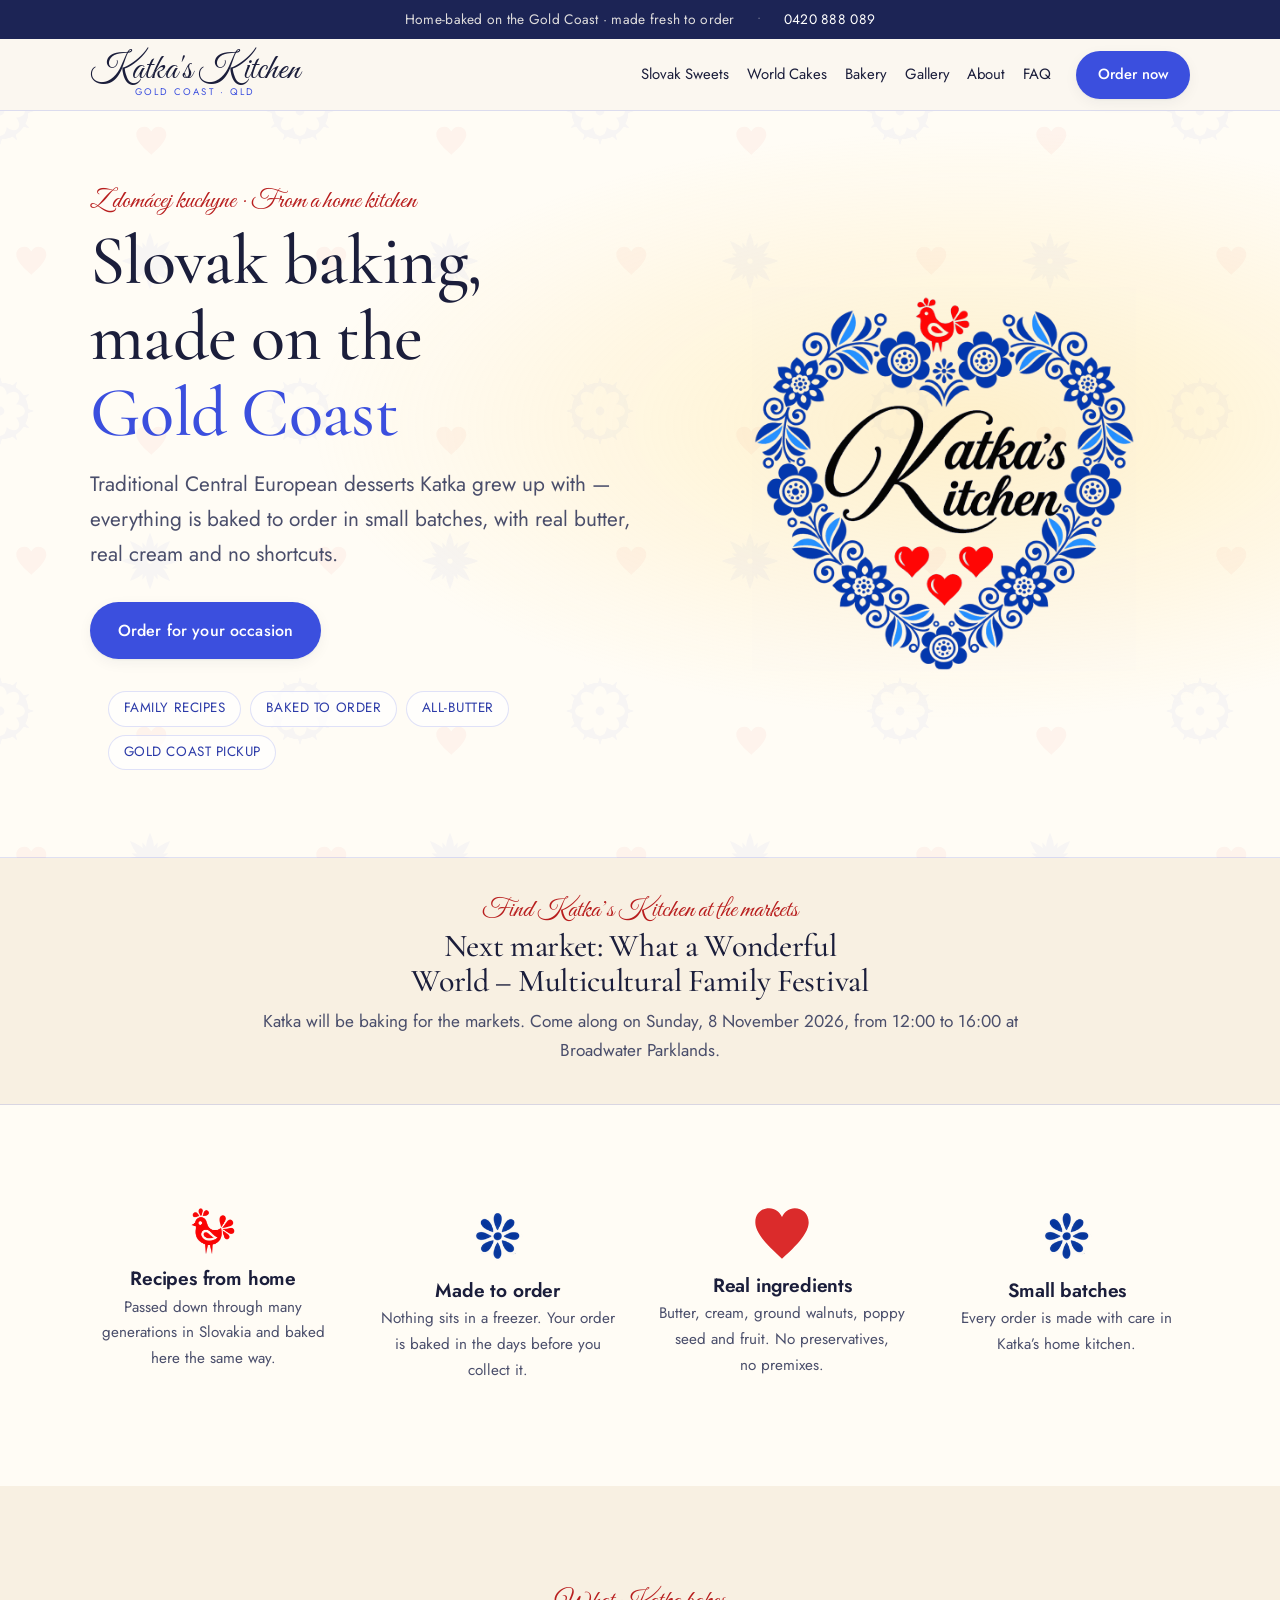
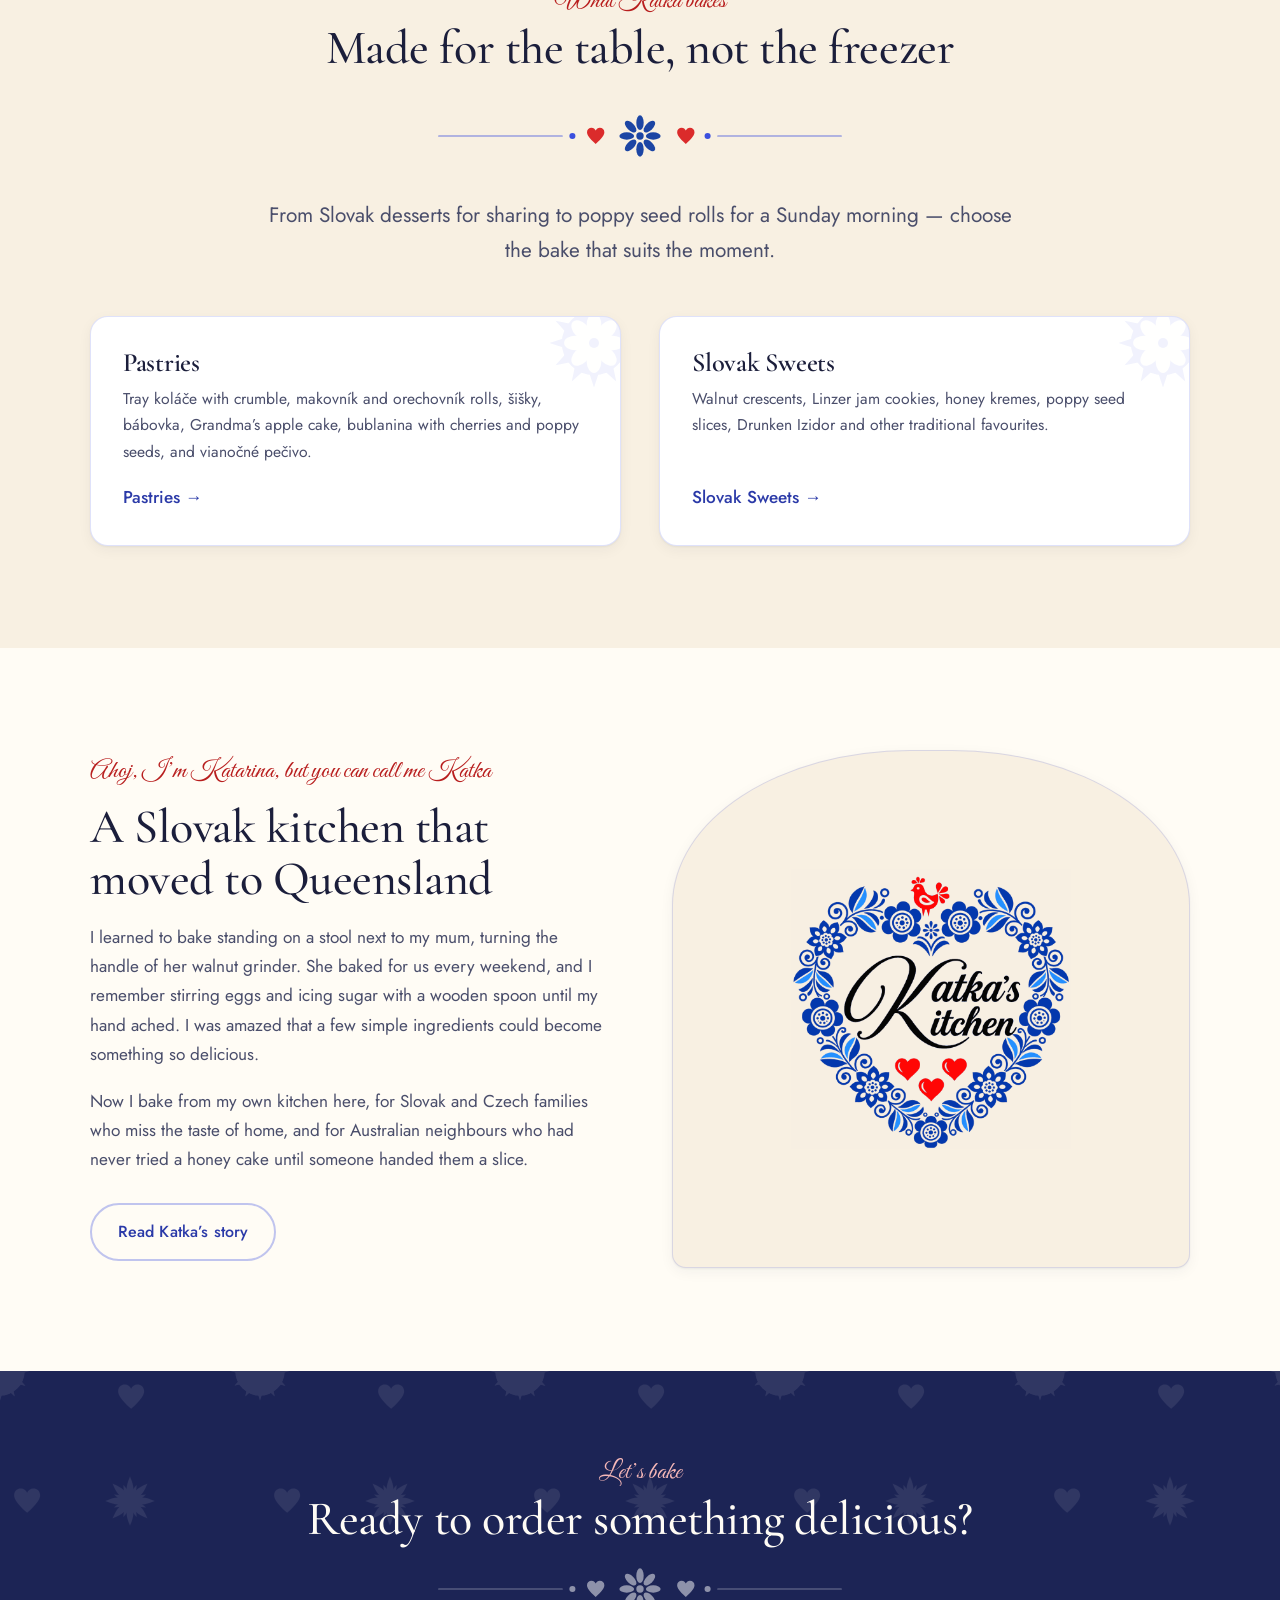
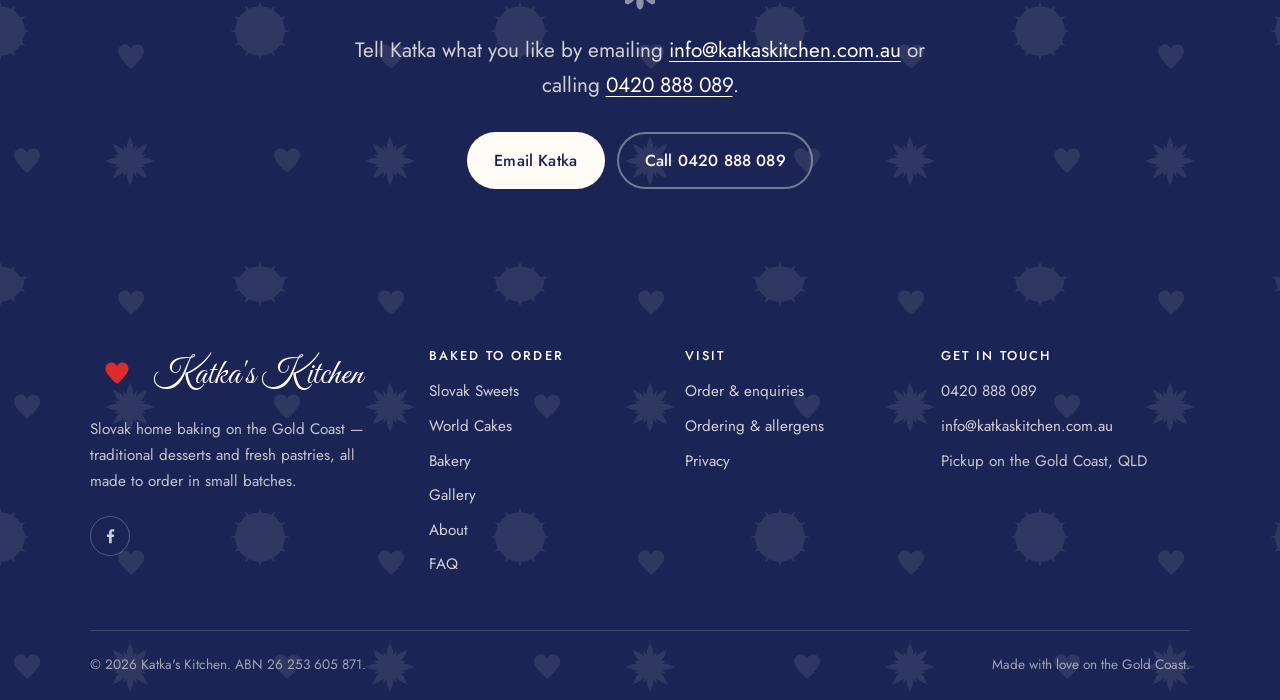
<file: index.html>
﻿
<!doctype html>
<html lang="en-AU">
<head>
  <meta charset="utf-8">
  <meta name="viewport" content="width=device-width, initial-scale=1">
  <title>Katka's Kitchen | Slovak Cakes &amp; Home Baking, Gold Coast</title>
  <meta name="description" content="Traditional Slovak desserts and pastries on the Gold Coast, including medovník honey cake, baked to order.">
  <link rel="canonical" href="https://katkaskitchen.com.au/">
  <meta name="robots" content="index, follow, max-image-preview:large, max-snippet:-1">
  <meta name="theme-color" content="#3B4FDE">
  <script async src="https://www.googletagmanager.com/gtag/js?id=G-6YP6B4R21M"></script>
  <script>
    window.dataLayer = window.dataLayer || [];
    function gtag(){dataLayer.push(arguments);}
    gtag('js', new Date());
    gtag('config', 'G-6YP6B4R21M');
  </script>

  <meta property="og:type" content="website">
  <meta property="og:site_name" content="Katka's Kitchen">
  <meta property="og:locale" content="en_AU">
  <meta property="og:title" content="Katka's Kitchen | Slovak Cakes &amp; Home Baking, Gold Coast">
  <meta property="og:description" content="Find Katka's Kitchen at What a Wonderful World – Multicultural Family Festival, Broadwater Parklands, Sunday 8 November 2026, 12:00–16:00. Slovak home baking on the Gold Coast.">
  <meta property="og:url" content="https://katkaskitchen.com.au/">
  <meta property="og:image" content="https://katkaskitchen.com.au/assets/img/og-image-folk-heart.png">
  <meta property="og:image:width" content="1200">
  <meta property="og:image:height" content="630">
  <meta property="og:image:alt" content="Katka's Kitchen folk-heart logo">
  <meta name="twitter:card" content="summary_large_image">

  <link rel="icon" href="/assets/img/favicon.svg" type="image/svg+xml">
  <link rel="apple-touch-icon" href="/assets/img/apple-touch-icon.png">
  <link rel="manifest" href="/site.webmanifest">

  <link rel="preconnect" href="https://fonts.googleapis.com">
  <link rel="preconnect" href="https://fonts.gstatic.com" crossorigin>
  <link rel="stylesheet" href="https://fonts.googleapis.com/css2?family=Cormorant+Garamond:ital,wght@0,300;0,400;0,500;0,600;1,400&amp;family=Great+Vibes&amp;family=Jost:wght@300;400;500;600&amp;display=swap">
  <link rel="stylesheet" href="/assets/css/site.css">
  <script type="application/ld+json">{"@context":"https://schema.org","@type":"Bakery","@id":"https://katkaskitchen.com.au/#bakery","name":"Katka's Kitchen","alternateName":"Katkas Kitchen Gold Coast","description":"Traditional Slovak and Central European desserts and pastries, including medovník honey cake, punch slices and šišky, made to order on the Gold Coast.","url":"https://katkaskitchen.com.au/","email":"info@katkaskitchen.com.au","telephone":"+61420888089","image":"https://katkaskitchen.com.au/assets/img/og-image-folk-heart.png","logo":"https://katkaskitchen.com.au/assets/img/logo-mark.png","priceRange":"$$","currenciesAccepted":"AUD","paymentAccepted":"Bank transfer, Cash, Card","servesCuisine":["Slovak","Central European","Bakery"],"knowsLanguage":["en","sk"],"address":{"@type":"PostalAddress","addressLocality":"Gold Coast","addressRegion":"QLD","postalCode":"4217","addressCountry":"AU"},"areaServed":[{"@type":"City","name":"Gold Coast","sameAs":"https://en.wikipedia.org/wiki/Gold_Coast,_Queensland"}],"sameAs":["https://www.facebook.com/katkaskitchen.au"]}</script>
  <script type="application/ld+json">{"@context":"https://schema.org","@type":"WebSite","@id":"https://katkaskitchen.com.au/#website","url":"https://katkaskitchen.com.au/","name":"Katka's Kitchen","inLanguage":"en-AU","publisher":{"@id":"https://katkaskitchen.com.au/#bakery"}}</script>
</head>
<body>
  <a class="skip-link" href="#main">Skip to content</a>
  <div class="topbar">
    <div class="wrap">
      <span>Home-baked on the Gold Coast &middot; made fresh to order</span>
      <span class="dot" aria-hidden="true">&bull;</span>
      <a href="tel:+61420888089">0420 888 089</a>
    </div>
  </div>

  <header class="site-header">
    <div class="wrap">
      <a class="brand" href="/">
        <span class="brand-name">Katka's Kitchen<span class="brand-sub">Gold Coast &middot; QLD</span></span>
      </a>

      <button class="nav-toggle" type="button" aria-expanded="false" aria-controls="primary-nav" aria-label="Menu">
        <svg class="icon-open" viewBox="0 0 24 24" fill="none" stroke="currentColor" stroke-width="2" aria-hidden="true"><path d="M3 6h18M3 12h18M3 18h18"/></svg>
        <svg class="icon-close" viewBox="0 0 24 24" fill="none" stroke="currentColor" stroke-width="2" aria-hidden="true"><path d="M6 6l12 12M18 6L6 18"/></svg>
      </button>

      <nav class="nav" id="primary-nav" aria-label="Primary">
      <a href="/slovak-desserts/">Slovak Sweets</a>
      <a href="/cakes-from-around-the-world/">World Cakes</a>
      <a href="/pastries-and-bread/">Bakery</a>
      <a href="/gallery/">Gallery</a>
      <a href="/about/">About</a>
      <a href="/faq/">FAQ</a>
        <a class="btn btn--primary" href="/contact/">Order now</a>
      </nav>
    </div>
    <div class="nav-backdrop"></div>
  </header>

  <main id="main">
    <section class="hero">
      <div class="wrap">
        <div>
          <p class="eyebrow">Z domácej kuchyne &middot; From a home kitchen</p>
          <h1>Slovak baking, made on the <em>Gold Coast</em></h1>
          <p class="lead">Traditional Central European desserts Katka grew up with &mdash;
             everything is baked to order in small batches, with real butter, real cream and no shortcuts.</p>
          <div class="btn-row">
            <a class="btn btn--primary" href="/contact/">Order for your occasion</a>
          </div>
          <ul class="hero-badges">
            <li>Family recipes</li>
            <li>Baked to order</li>
            <li>All&#8209;butter</li>
            <li>Gold Coast pickup</li>
          </ul>
        </div>
        <div class="hero-art">
          <div class="arch">
            <img class="hero-wreath" src="/assets/img/logo-mark.png" width="440" height="440"
                 alt="Katka's Kitchen emblem: a heart wreathed in Slovak folk flowers and red hearts"
                 fetchpriority="high" decoding="async">
          </div>
        </div>
      </div>
    </section>

    <section class="market-announcement" aria-labelledby="market-announcement-title">
      <div class="wrap">
        <p class="eyebrow">Find Katka&rsquo;s Kitchen at the markets</p>
        <h2 id="market-announcement-title">Next market: What a Wonderful World &ndash; Multicultural Family Festival</h2>
        <p>Katka will be baking for the markets. Come along on Sunday, 8 November 2026, from 12:00 to 16:00 at Broadwater Parklands.</p>
      </div>
    </section>

    <section class="section">
      <div class="wrap">
        <div class="grid grid--4">
          <div class="feature">
            <img src="/assets/img/logo-motif-bird.png" width="58" height="58" alt="" loading="lazy">
            <h3>Recipes from home</h3>
            <p>Passed down through many generations in Slovakia and baked here the same way.</p>
          </div>
          <div class="feature">
            <img src="/assets/img/logo-motif-flower.png" width="58" height="58" alt="" loading="lazy">
            <h3>Made to order</h3>
            <p>Nothing sits in a freezer. Your order is baked in the days before you collect it.</p>
          </div>
          <div class="feature">
            <img src="/assets/img/heart.svg" width="58" height="58" alt="" loading="lazy">
            <h3>Real ingredients</h3>
            <p>Butter, cream, ground walnuts, poppy seed and fruit. No preservatives, no premixes.</p>
          </div>
          <div class="feature">
            <img src="/assets/img/logo-motif-flower.png" width="58" height="58" alt="" loading="lazy">
            <h3>Small batches</h3>
            <p>Every order is made with care in Katka&rsquo;s home kitchen.</p>
          </div>
        </div>
      </div>
    </section>

    <section class="section section--sand">
      <div class="wrap center">
        <p class="eyebrow">What Katka bakes</p>
        <h2>Made for the table, not the freezer</h2>
        <div class="folk-rule" role="presentation"></div>
        <p class="lead measure">From Slovak desserts for sharing to poppy seed rolls for a
           Sunday morning &mdash; choose the bake that suits the moment.</p>
        <div class="grid grid--2" style="margin-top:3rem;text-align:left">
          <article class="card">
            <h3>Pastries</h3>
            <p>Tray koláče with crumble, makovník and orechovník rolls,
               šišky, bábovka, Grandma&rsquo;s apple cake, bublanina with cherries and poppy seeds,
               and vianočné pečivo.</p>
            <a class="card-link" href="/pastries-and-bread/">Pastries</a>
          </article>
          <article class="card">
            <h3>Slovak Sweets</h3>
            <p>Walnut crescents, Linzer jam cookies, honey kremes, poppy seed slices, Drunken
               Izidor and other traditional favourites.</p>
            <a class="card-link" href="/slovak-desserts/">Slovak Sweets</a>
          </article>
        </div>
      </div>
    </section>

    <section class="section">
      <div class="wrap">
        <div class="split">
          <div class="stack">
            <p class="eyebrow">Ahoj, I&rsquo;m Katarina, but you can call me Katka</p>
            <h2>A Slovak kitchen that moved to Queensland</h2>
            <p>I learned to bake standing on a stool next to my mum, turning the handle of
               her walnut grinder. She baked for us every weekend, and I remember stirring
               eggs and icing sugar with a wooden spoon until my hand ached. I was amazed that
               a few simple ingredients could become something so delicious.</p>
            <p>Now I bake from my own kitchen here, for Slovak and Czech families who miss the
               taste of home, and for Australian neighbours who had never tried a honey cake until
               someone handed them a slice.</p>
            <div class="btn-row">
              <a class="btn btn--ghost" href="/about/">Read Katka&rsquo;s story</a>
            </div>
          </div>
          <div class="split-art">
            <img src="/assets/img/logo-mark.png" width="280" height="280" alt="Katka's Kitchen folk heart logo" loading="lazy">
          </div>
        </div>
      </div>
    </section>

    <section class="cta-band">
      <div class="wrap">
        <p class="eyebrow">Let&rsquo;s bake</p>
        <h2>Ready to order something delicious?</h2>
        <div class="folk-rule folk-rule--tight" role="presentation"></div>
        <p class="lead measure" style="margin-inline:auto">Tell Katka what you like by emailing <a href="mailto:info@katkaskitchen.com.au">info@katkaskitchen.com.au</a> or calling <a href="tel:+61420888089">0420 888 089</a>.</p>
        <div class="btn-row" style="justify-content:center">
          <a class="btn btn--light" href="mailto:info@katkaskitchen.com.au">Email Katka</a>
          <a class="btn btn--ghost" href="tel:+61420888089" style="border-color:rgba(251,247,240,.4);color:#FBF7F0">Call 0420 888 089</a>
        </div>
      </div>
    </section>
  </main>

  <footer class="site-footer">
    <div class="wrap">
      <div class="footer-grid">
        <div>
          <a class="footer-brand footer-brand--home" href="/">
            <img src="/assets/img/logo-badge.svg" width="46" height="46" alt="">
            <span class="brand-name">Katka's Kitchen</span>
          </a>
          <p>Slovak home baking on the Gold Coast &mdash; traditional
             desserts and fresh pastries, all made to order in small batches.</p>
          <div class="social" style="margin-top:1.3rem">
            <a href="https://www.facebook.com/katkaskitchen.au" rel="me noopener" target="_blank" aria-label="Katka's Kitchen on Facebook"><svg viewBox="0 0 24 24" aria-hidden="true"><path d="M13.5 21.9v-8.1h2.7l.4-3.2h-3.1V8.6c0-.9.3-1.6 1.6-1.6h1.6V4.1c-.3 0-1.3-.1-2.4-.1-2.4 0-4.1 1.5-4.1 4.2v2.4H7.5v3.2h2.7v8.1h3.3Z"/></svg></a>
          </div>
        </div>
        <div>
          <h4>Baked to order</h4>
          <ul><li><a href="/slovak-desserts/">Slovak Sweets</a></li><li><a href="/cakes-from-around-the-world/">World Cakes</a></li><li><a href="/pastries-and-bread/">Bakery</a></li><li><a href="/gallery/">Gallery</a></li><li><a href="/about/">About</a></li><li><a href="/faq/">FAQ</a></li></ul>
        </div>
        <div>
          <h4>Visit</h4>
          <ul>
            <li><a href="/contact/">Order &amp; enquiries</a></li>
            <li><a href="/faq/">Ordering &amp; allergens</a></li>
            <li><a href="/privacy/">Privacy</a></li>
          </ul>
        </div>
        <div>
          <h4>Get in touch</h4>
          <ul>
            <li><a href="tel:+61420888089">0420 888 089</a></li>
            <li><a href="mailto:info@katkaskitchen.com.au">info@katkaskitchen.com.au</a></li>
            <li>Pickup on the Gold Coast, QLD</li>
          </ul>
        </div>
      </div>
      <div class="footer-bottom">
        <span>&copy; <span data-year>2026</span> Katka's Kitchen. ABN 26 253 605 871.</span>
        <span>Made with love on the Gold Coast.</span>
      </div>
    </div>
  </footer>

  <script src="/assets/js/site.js" defer></script>
</body>
</html>
</file>
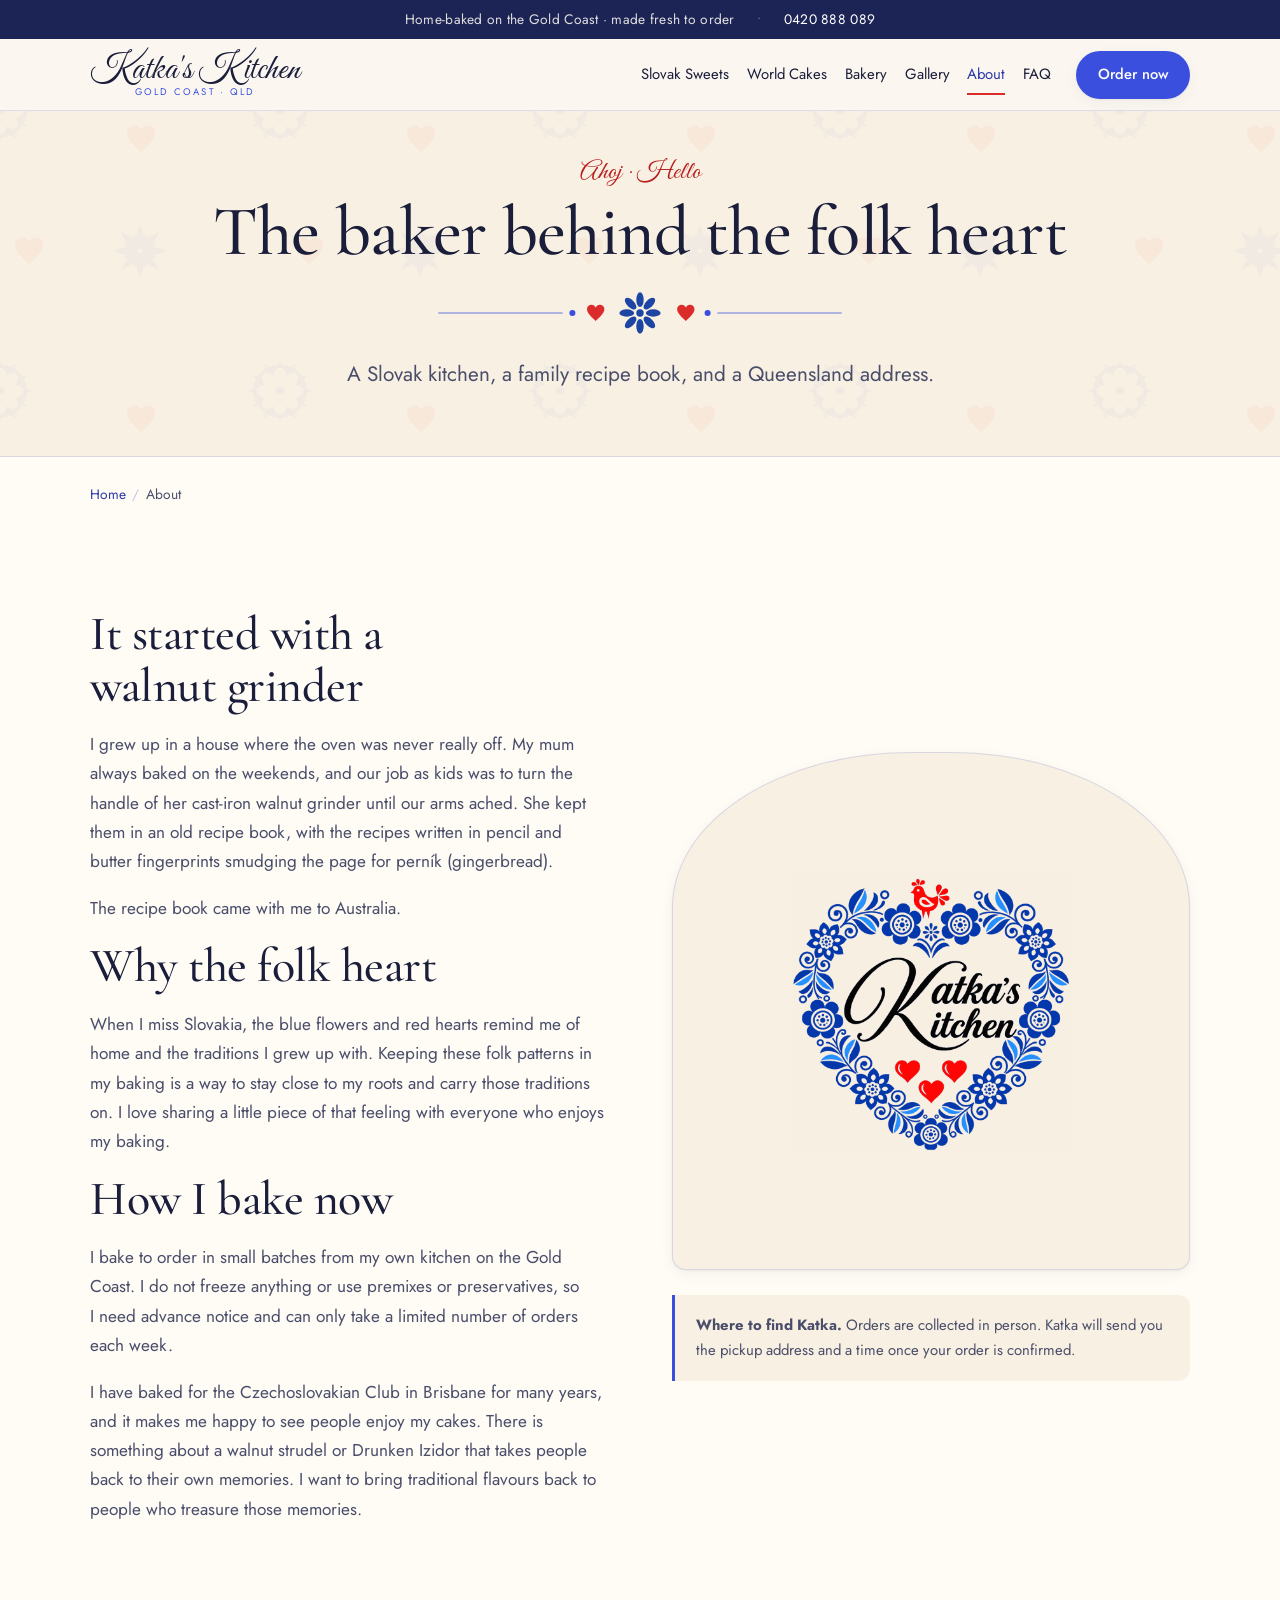
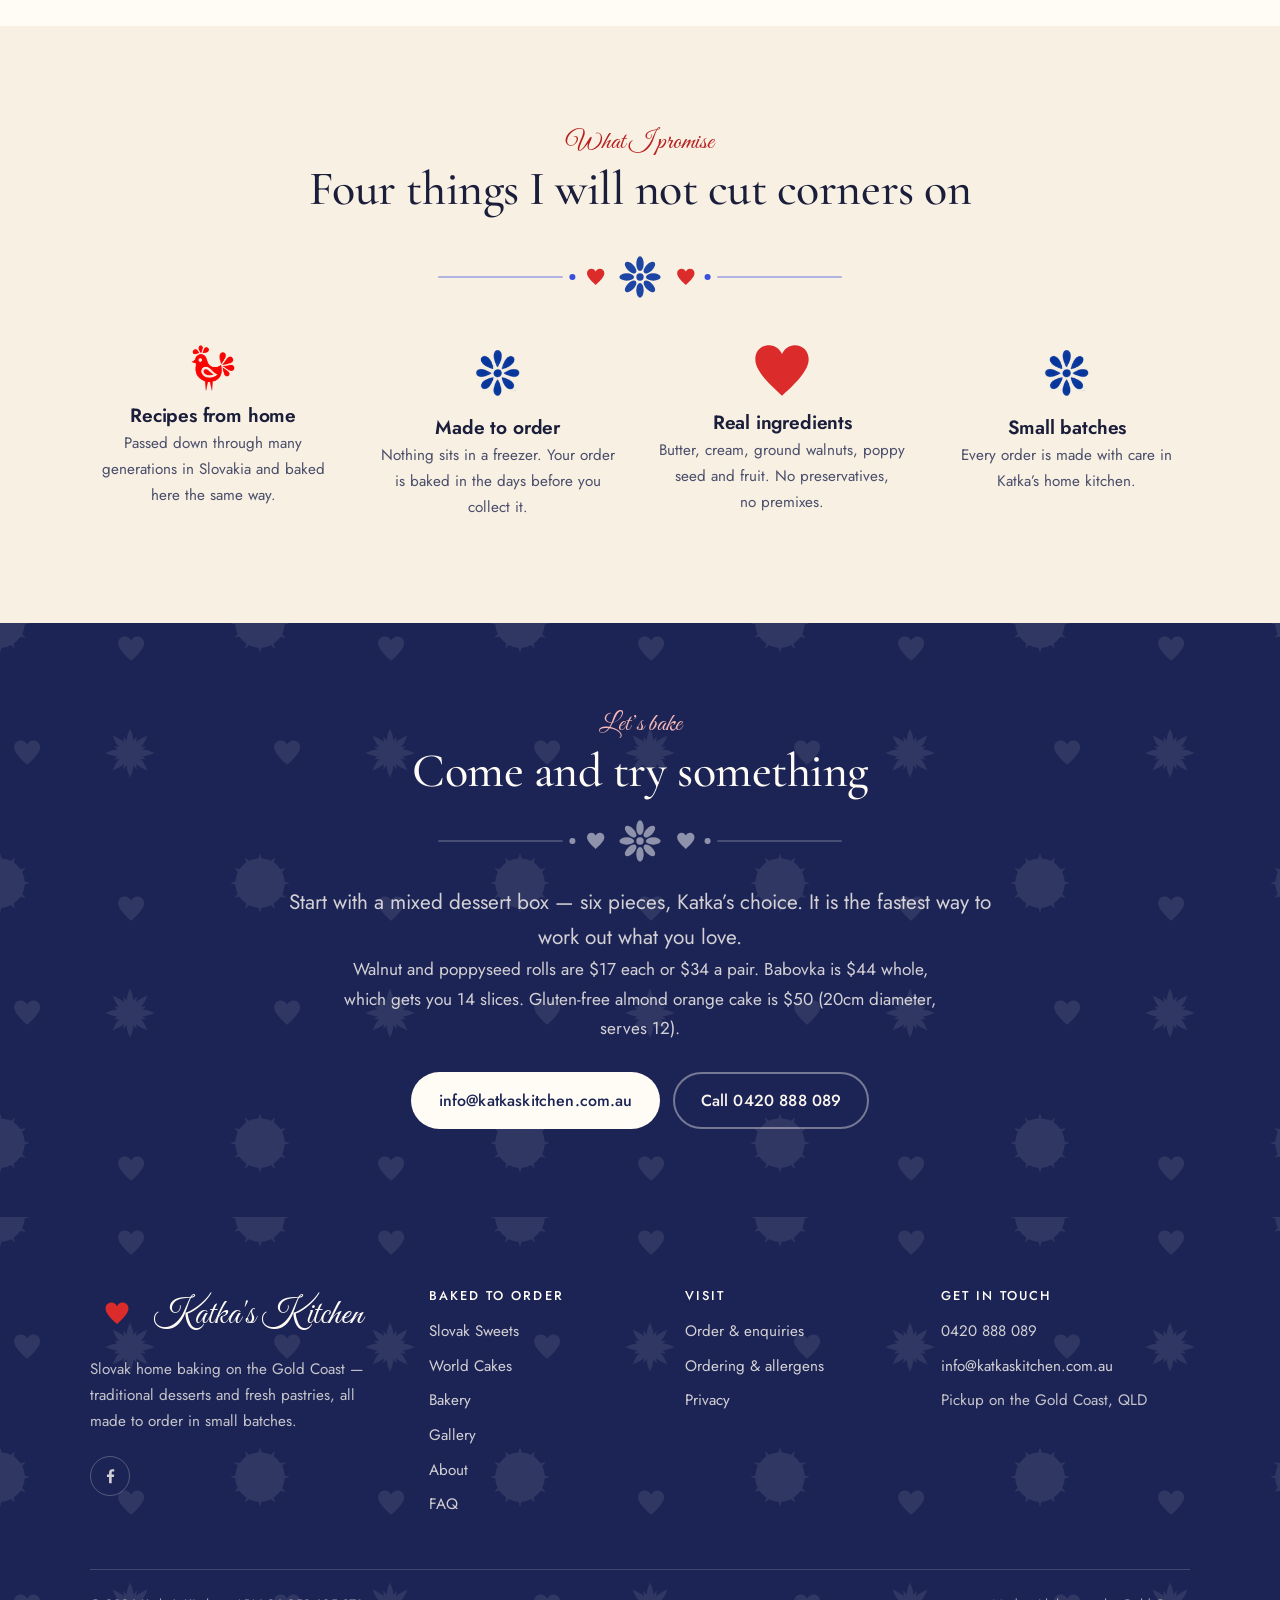
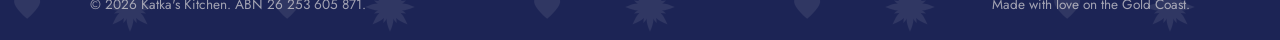
<file: about/index.html>
﻿<!doctype html>
<html lang="en-AU">
<head>
  <meta charset="utf-8">
  <meta name="viewport" content="width=device-width, initial-scale=1">
  <title>About Katka | Slovak Home Baker, Gold Coast</title>
  <meta name="description" content="Katka grew up baking in Slovakia and now bakes from her own kitchen on the Gold Coast. Family recipes, real butter, small batches and nothing frozen.">
  <link rel="canonical" href="https://katkaskitchen.com.au/about/">
  <meta name="robots" content="index, follow, max-image-preview:large, max-snippet:-1">
  <meta name="theme-color" content="#3B4FDE">

  <meta property="og:type" content="website">
  <meta property="og:site_name" content="Katka's Kitchen">
  <meta property="og:locale" content="en_AU">
  <meta property="og:title" content="About Katka | Slovak Home Baker, Gold Coast">
  <meta property="og:description" content="Katka grew up baking in Slovakia and now bakes from her own kitchen on the Gold Coast. Family recipes, real butter, small batches and nothing frozen.">
  <meta property="og:url" content="https://katkaskitchen.com.au/about/">
  <meta property="og:image" content="https://katkaskitchen.com.au/assets/img/og-image-folk-heart.png">
  <meta property="og:image:width" content="1200">
  <meta property="og:image:height" content="630">
  <meta property="og:image:alt" content="Katka's Kitchen folk-heart logo">
  <meta name="twitter:card" content="summary_large_image">

  <link rel="icon" href="/assets/img/favicon.svg" type="image/svg+xml">
  <link rel="apple-touch-icon" href="/assets/img/apple-touch-icon.png">
  <link rel="manifest" href="/site.webmanifest">

  <link rel="preconnect" href="https://fonts.googleapis.com">
  <link rel="preconnect" href="https://fonts.gstatic.com" crossorigin>
  <link rel="stylesheet" href="https://fonts.googleapis.com/css2?family=Cormorant+Garamond:ital,wght@0,300;0,400;0,500;0,600;1,400&amp;family=Great+Vibes&amp;family=Jost:wght@300;400;500;600&amp;display=swap">
  <link rel="stylesheet" href="/assets/css/site.css">
  <script type="application/ld+json">{"@context":"https://schema.org","@type":"BreadcrumbList","itemListElement":[{"@type":"ListItem","position":1,"name":"Home","item":"https://katkaskitchen.com.au/"},{"@type":"ListItem","position":2,"name":"About","item":"https://katkaskitchen.com.au/about/"}]}</script>
  <script type="application/ld+json">{"@context":"https://schema.org","@type":"AboutPage","url":"https://katkaskitchen.com.au/about/","name":"About Katka's Kitchen","about":{"@id":"https://katkaskitchen.com.au/#bakery"}}</script>
</head>
<body>
  <a class="skip-link" href="#main">Skip to content</a>
  <div class="topbar">
    <div class="wrap">
      <span>Home-baked on the Gold Coast &middot; made fresh to order</span>
      <span class="dot" aria-hidden="true">&bull;</span>
      <a href="tel:+61420888089">0420 888 089</a>
    </div>
  </div>

  <header class="site-header">
    <div class="wrap">
      <a class="brand" href="/">
        <span class="brand-name">Katka's Kitchen<span class="brand-sub">Gold Coast &middot; QLD</span></span>
      </a>

      <button class="nav-toggle" type="button" aria-expanded="false" aria-controls="primary-nav" aria-label="Menu">
        <svg class="icon-open" viewBox="0 0 24 24" fill="none" stroke="currentColor" stroke-width="2" aria-hidden="true"><path d="M3 6h18M3 12h18M3 18h18"/></svg>
        <svg class="icon-close" viewBox="0 0 24 24" fill="none" stroke="currentColor" stroke-width="2" aria-hidden="true"><path d="M6 6l12 12M18 6L6 18"/></svg>
      </button>

      <nav class="nav" id="primary-nav" aria-label="Primary">
      <a href="/slovak-desserts/">Slovak Sweets</a>
      <a href="/cakes-from-around-the-world/">World Cakes</a>
      <a href="/pastries-and-bread/">Bakery</a>
      <a href="/gallery/">Gallery</a>
      <a href="/about/" aria-current="page">About</a>
      <a href="/faq/">FAQ</a>
        <a class="btn btn--primary" href="/contact/">Order now</a>
      </nav>
    </div>
    <div class="nav-backdrop"></div>
  </header>

  <main id="main">
    <section class="page-head">
      <div class="wrap">
        <p class="eyebrow">Ahoj &middot; Hello</p>
        <h1>The baker behind the folk heart</h1>
        <div class="folk-rule folk-rule--tight" role="presentation"></div>
        <p class="lead">A Slovak kitchen, a family recipe book, and a Queensland address.</p>
      </div>
    </section>
    <div class="wrap breadcrumb">
      <nav aria-label="Breadcrumb"><ol><li><a href="/">Home</a></li><li>About</li></ol></nav>
    </div>
    <section class="section">
      <div class="wrap">
        <div class="split">
          <div class="stack measure">
            <h2>It started with a walnut grinder</h2>
            <p>I grew up in a house where the oven was never really off. My mum always baked on the
               weekends, and our job as kids was to turn the handle of her cast-iron walnut grinder
               until our arms ached. She kept them in an old recipe book, with the recipes written
               in pencil and butter fingerprints smudging the page for perník (gingerbread).</p>
            <p>The recipe book came with me to Australia.</p>
            <h2>Why the folk heart</h2>
            <p>When I miss Slovakia, the blue flowers and red hearts remind me of home and the
               traditions I grew up with. Keeping these folk patterns in my baking is a way to stay
               close to my roots and carry those traditions on. I love sharing a little piece of
               that feeling with everyone who enjoys my baking.</p>
            <h2>How I bake now</h2>
            <p>I bake to order in small batches from my own kitchen on the Gold Coast. I do not
               freeze anything or use premixes or preservatives, so I need advance notice and can
               only take a limited number of orders each week.</p>
            <p>I have baked for the Czechoslovakian Club in Brisbane for many years, and it makes me
               happy to see people enjoy my cakes. There is something about a walnut strudel or
               Drunken Izidor that takes people back to their own memories. I want to bring
               traditional flavours back to people who treasure those memories.</p>
          </div>
          <div>
            <div class="split-art"><img src="/assets/img/logo-mark.png" width="280" height="280" alt="Katka's Kitchen folk heart logo" loading="lazy" decoding="async"></div>
            <div class="allergen" style="margin-top:1.6rem">
              <strong>Where to find Katka.</strong> Orders are collected in person.
              Katka will send you the pickup address and a time once your order is confirmed.
            </div>
          </div>
        </div>
      </div>
    </section>

    <section class="section section--sand">
      <div class="wrap center">
        <p class="eyebrow">What I promise</p>
        <h2>Four things I will not cut corners on</h2>
        <div class="folk-rule" role="presentation"></div>
        <div class="grid grid--4" style="margin-top:2.6rem">
          <div class="feature"><img src="/assets/img/logo-motif-bird.png" width="58" height="58" alt="" loading="lazy">
            <h3>Recipes from home</h3><p>Passed down through many generations in Slovakia and baked here the same way.</p></div>
          <div class="feature"><img src="/assets/img/logo-motif-flower.png" width="58" height="58" alt="" loading="lazy">
            <h3>Made to order</h3><p>Nothing sits in a freezer. Your order is baked in the days before you collect it.</p></div>
          <div class="feature"><img src="/assets/img/heart.svg" width="58" height="58" alt="" loading="lazy">
            <h3>Real ingredients</h3><p>Butter, cream, ground walnuts, poppy seed and fruit. No preservatives, no premixes.</p></div>
          <div class="feature"><img src="/assets/img/logo-motif-flower.png" width="58" height="58" alt="" loading="lazy">
            <h3>Small batches</h3><p>Every order is made with care in Katka&rsquo;s home kitchen.</p></div>
        </div>
      </div>
    </section>
    <section class="cta-band">
      <div class="wrap">
        <p class="eyebrow">Let&rsquo;s bake</p>
        <h2>Come and try something</h2>
        <div class="folk-rule folk-rule--tight" role="presentation"></div>
        <p class="lead measure" style="margin-inline:auto">Start with a mixed dessert box &mdash; six pieces, Katka&rsquo;s choice. It is the fastest way to work out what you love.</p>
        <p class="measure" style="margin-inline:auto">Walnut and poppyseed rolls are $17 each or $34 a pair. Babovka is $44 whole, which gets you 14 slices. Gluten-free almond orange cake is $50 (20cm diameter, serves 12).</p>
        <div class="btn-row" style="justify-content:center">
          <a class="btn btn--light" href="mailto:info@katkaskitchen.com.au">info@katkaskitchen.com.au</a>
          <a class="btn btn--ghost" href="tel:+61420888089" style="border-color:rgba(251,247,240,.4);color:#FBF7F0">Call 0420 888 089</a>
        </div>
      </div>
    </section>
  </main>

  <footer class="site-footer">
    <div class="wrap">
      <div class="footer-grid">
        <div>
          <a class="footer-brand" href="/">
            <img src="/assets/img/logo-badge.svg" width="46" height="46" alt="">
            <span class="brand-name">Katka's Kitchen</span>
          </a>
          <p>Slovak home baking on the Gold Coast &mdash; traditional
             desserts and fresh pastries, all made to order in small batches.</p>
          <div class="social" style="margin-top:1.3rem">
            <a href="https://www.facebook.com/katkaskitchen.au" rel="me noopener" target="_blank" aria-label="Katka's Kitchen on Facebook"><svg viewBox="0 0 24 24" aria-hidden="true"><path d="M13.5 21.9v-8.1h2.7l.4-3.2h-3.1V8.6c0-.9.3-1.6 1.6-1.6h1.6V4.1c-.3 0-1.3-.1-2.4-.1-2.4 0-4.1 1.5-4.1 4.2v2.4H7.5v3.2h2.7v8.1h3.3Z"/></svg></a>
          </div>
        </div>
        <div>
          <h4>Baked to order</h4>
          <ul><li><a href="/slovak-desserts/">Slovak Sweets</a></li><li><a href="/cakes-from-around-the-world/">World Cakes</a></li><li><a href="/pastries-and-bread/">Bakery</a></li><li><a href="/gallery/">Gallery</a></li><li><a href="/about/">About</a></li><li><a href="/faq/">FAQ</a></li></ul>
        </div>
        <div>
          <h4>Visit</h4>
          <ul>
            <li><a href="/contact/">Order &amp; enquiries</a></li>
            <li><a href="/faq/">Ordering &amp; allergens</a></li>
            <li><a href="/privacy/">Privacy</a></li>
          </ul>
        </div>
        <div>
          <h4>Get in touch</h4>
          <ul>
            <li><a href="tel:+61420888089">0420 888 089</a></li>
            <li><a href="mailto:info@katkaskitchen.com.au">info@katkaskitchen.com.au</a></li>
            <li>Pickup on the Gold Coast, QLD</li>
          </ul>
        </div>
      </div>
      <div class="footer-bottom">
        <span>&copy; <span data-year>2026</span> Katka's Kitchen. ABN 26 253 605 871.</span>
        <span>Made with love on the Gold Coast.</span>
      </div>
    </div>
  </footer>

  <script src="/assets/js/site.js" defer></script>
</body>
</html>
</file>
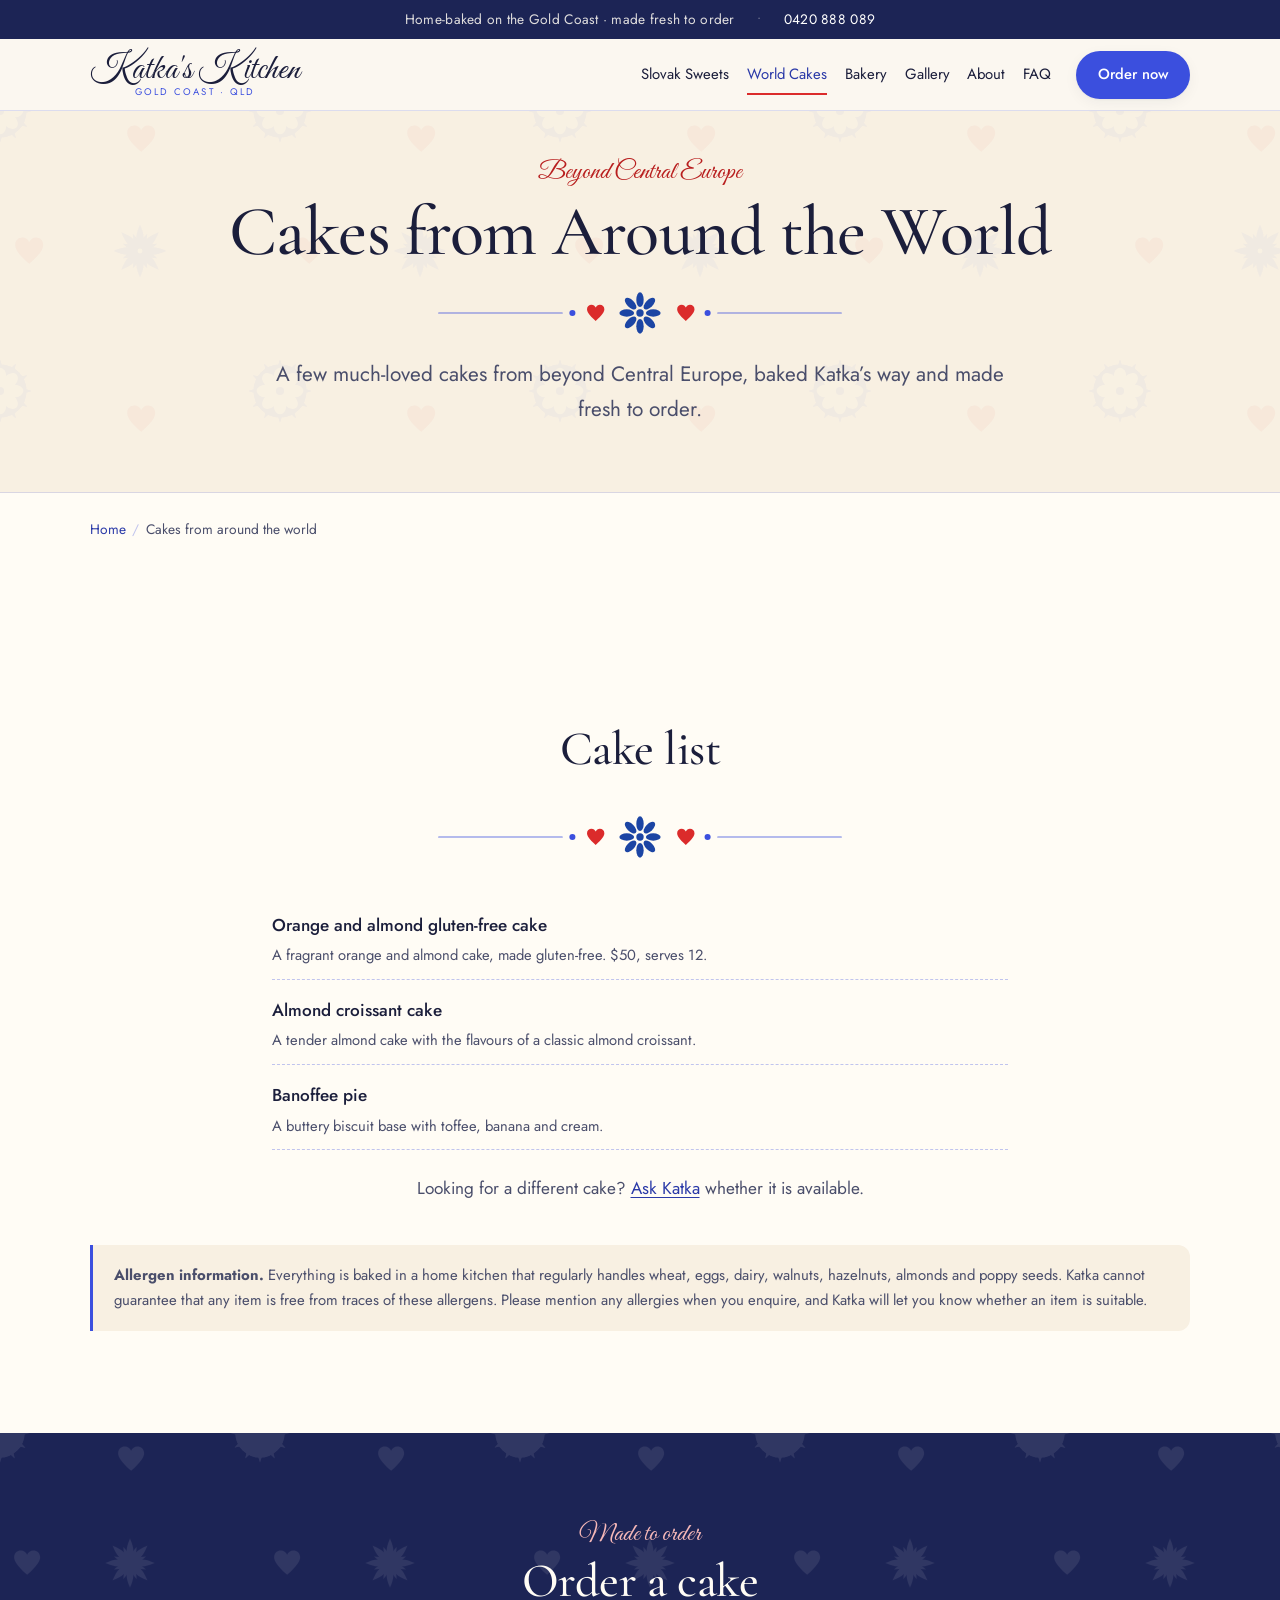
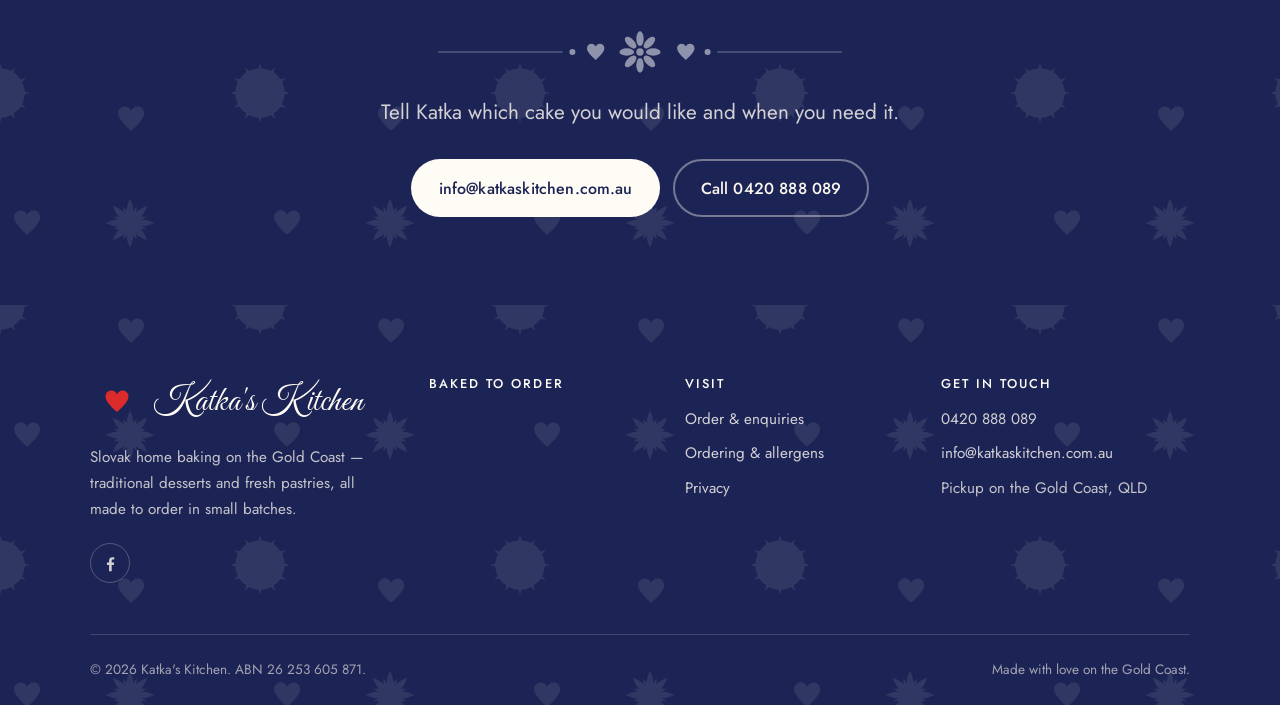
<file: cakes-from-around-the-world/index.html>
﻿<!doctype html>
<html lang="en-AU">
<head>
  <meta charset="utf-8">
  <meta name="viewport" content="width=device-width, initial-scale=1">
  <title>Cakes from Around the World | Gold Coast Home Baker</title>
  <meta name="description" content="Much-loved cakes from beyond Central Europe, baked to order on the Gold Coast by Katka, including a gluten-free orange and almond cake.">
  <link rel="canonical" href="https://katkaskitchen.com.au/cakes-from-around-the-world/">
  <meta name="robots" content="index, follow, max-image-preview:large, max-snippet:-1">
  <meta name="theme-color" content="#3B4FDE">

  <meta property="og:type" content="website">
  <meta property="og:site_name" content="Katka's Kitchen">
  <meta property="og:locale" content="en_AU">
  <meta property="og:title" content="Cakes from Around the World | Gold Coast Home Baker">
  <meta property="og:description" content="Much-loved cakes from beyond Central Europe, baked to order on the Gold Coast by Katka, including a gluten-free orange and almond cake.">
  <meta property="og:url" content="https://katkaskitchen.com.au/cakes-from-around-the-world/">
  <meta property="og:image" content="https://katkaskitchen.com.au/assets/img/og-image-folk-heart.png">
  <meta property="og:image:width" content="1200">
  <meta property="og:image:height" content="630">
  <meta property="og:image:alt" content="Katka's Kitchen folk-heart logo">
  <meta name="twitter:card" content="summary_large_image">

  <link rel="icon" href="/assets/img/favicon.svg" type="image/svg+xml">
  <link rel="apple-touch-icon" href="/assets/img/apple-touch-icon.png">
  <link rel="manifest" href="/site.webmanifest">

  <link rel="preconnect" href="https://fonts.googleapis.com">
  <link rel="preconnect" href="https://fonts.gstatic.com" crossorigin>
  <link rel="stylesheet" href="https://fonts.googleapis.com/css2?family=Cormorant+Garamond:ital,wght@0,300;0,400;0,500;0,600;1,400&amp;family=Great+Vibes&amp;family=Jost:wght@300;400;500;600&amp;display=swap">
  <link rel="stylesheet" href="/assets/css/site.css">
  <script type="application/ld+json">{"@context":"https://schema.org","@type":"BreadcrumbList","itemListElement":[{"@type":"ListItem","position":1,"name":"Home","item":"https://katkaskitchen.com.au/"},{"@type":"ListItem","position":2,"name":"Cakes from around the world","item":"https://katkaskitchen.com.au/cakes-from-around-the-world/"}]}</script>
</head>
<body>
  <a class="skip-link" href="#main">Skip to content</a>
  <div class="topbar">
    <div class="wrap">
      <span>Home-baked on the Gold Coast &middot; made fresh to order</span>
      <span class="dot" aria-hidden="true">&bull;</span>
      <a href="tel:+61420888089">0420 888 089</a>
    </div>
  </div>

  <header class="site-header">
    <div class="wrap">
      <a class="brand" href="/">
        <span class="brand-name">Katka's Kitchen<span class="brand-sub">Gold Coast &middot; QLD</span></span>
      </a>

      <button class="nav-toggle" type="button" aria-expanded="false" aria-controls="primary-nav" aria-label="Menu">
        <svg class="icon-open" viewBox="0 0 24 24" fill="none" stroke="currentColor" stroke-width="2" aria-hidden="true"><path d="M3 6h18M3 12h18M3 18h18"/></svg>
        <svg class="icon-close" viewBox="0 0 24 24" fill="none" stroke="currentColor" stroke-width="2" aria-hidden="true"><path d="M6 6l12 12M18 6L6 18"/></svg>
      </button>

      <nav class="nav" id="primary-nav" aria-label="Primary">
      <a href="/slovak-desserts/">Slovak Sweets</a>
      <a href="/cakes-from-around-the-world/" aria-current="page">World Cakes</a>
      <a href="/pastries-and-bread/">Bakery</a>
      <a href="/gallery/">Gallery</a>
      <a href="/about/">About</a>
      <a href="/faq/">FAQ</a>
        <a class="btn btn--primary" href="/contact/">Order now</a>
      </nav>
    </div>
    <div class="nav-backdrop"></div>
  </header>

  <main id="main">
    <section class="page-head">
      <div class="wrap">
        <p class="eyebrow">Beyond Central Europe</p>
        <h1>Cakes from Around the World</h1>
        <div class="folk-rule folk-rule--tight" role="presentation"></div>
        <p class="lead">A few much-loved cakes from beyond Central Europe, baked Katka&rsquo;s way and made fresh to order.</p>
      </div>
    </section>
    <div class="wrap breadcrumb">
      <nav aria-label="Breadcrumb"><ol><li><a href="/">Home</a></li><li>Cakes from around the world</li></ol></nav>
    </div>
    <section class="section">
      <div class="wrap">
        <div style="max-width:46rem;margin:clamp(3rem,7vw,5rem) auto 0">
          <h2 class="center">Cake list</h2>
          <div class="folk-rule" role="presentation"></div>
          <ul class="menu-list menu-list--descriptions">
            <li>
              <div>
                <span class="m-name">Orange and almond gluten-free cake</span>
                <span class="m-description">A fragrant orange and almond cake, made gluten-free. $50, serves 12.</span>
              </div>
            </li>
            <li>
              <div>
                <span class="m-name">Almond croissant cake</span>
                <span class="m-description">A tender almond cake with the flavours of a classic almond croissant.</span>
              </div>
            </li>
            <li>
              <div>
                <span class="m-name">Banoffee pie</span>
                <span class="m-description">A buttery biscuit base with toffee, banana and cream.</span>
              </div>
            </li>
          </ul>
          <p class="center" style="margin-top:1.5rem">Looking for a different cake?
            <a href="mailto:info@katkaskitchen.com.au">Ask Katka</a> whether it is available.</p>
        </div>

        <div class="allergen" style="margin-top:2.6rem">
          <strong>Allergen information.</strong> Everything is baked in a home kitchen that regularly
          handles wheat, eggs, dairy, walnuts, hazelnuts, almonds and poppy seeds. Katka cannot
          guarantee that any item is free from traces of these allergens. Please mention any
          allergies when you enquire, and Katka will let you know whether an item is suitable.
        </div>
      </div>
    </section>
    <section class="cta-band">
      <div class="wrap">
        <p class="eyebrow">Made to order</p>
        <h2>Order a cake</h2>
        <div class="folk-rule folk-rule--tight" role="presentation"></div>
        <p class="lead measure" style="margin-inline:auto">Tell Katka which cake you would like and when you need it.</p>
        <div class="btn-row" style="justify-content:center">
          <a class="btn btn--light" href="mailto:info@katkaskitchen.com.au">info@katkaskitchen.com.au</a>
          <a class="btn btn--ghost" href="tel:+61420888089" style="border-color:rgba(251,247,240,.4);color:#FBF7F0">Call 0420 888 089</a>
        </div>
      </div>
    </section>
  </main>

  <footer class="site-footer">
    <div class="wrap">
      <div class="footer-grid">
        <div>
          <a class="footer-brand" href="/">
            <img src="/assets/img/logo-badge.svg" width="46" height="46" alt="">
            <span class="brand-name">Katka's Kitchen</span>
          </a>
          <p>Slovak home baking on the Gold Coast &mdash; traditional
             desserts and fresh pastries, all made to order in small batches.</p>
          <div class="social" style="margin-top:1.3rem">
            <a href="https://www.facebook.com/katkaskitchen.au" rel="me noopener" target="_blank" aria-label="Katka's Kitchen on Facebook"><svg viewBox="0 0 24 24" aria-hidden="true"><path d="M13.5 21.9v-8.1h2.7l.4-3.2h-3.1V8.6c0-.9.3-1.6 1.6-1.6h1.6V4.1c-.3 0-1.3-.1-2.4-.1-2.4 0-4.1 1.5-4.1 4.2v2.4H7.5v3.2h2.7v8.1h3.3Z"/></svg></a>
          </div>
        </div>
        <div>
          <h4>Baked to order</h4>
        </div>
        <div>
          <h4>Visit</h4>
          <ul>
            <li><a href="/contact/">Order &amp; enquiries</a></li>
            <li><a href="/faq/">Ordering &amp; allergens</a></li>
            <li><a href="/privacy/">Privacy</a></li>
          </ul>
        </div>
        <div>
          <h4>Get in touch</h4>
          <ul>
            <li><a href="tel:+61420888089">0420 888 089</a></li>
            <li><a href="mailto:info@katkaskitchen.com.au">info@katkaskitchen.com.au</a></li>
            <li>Pickup on the Gold Coast, QLD</li>
          </ul>
        </div>
      </div>
      <div class="footer-bottom">
        <span>&copy; <span data-year>2026</span> Katka's Kitchen. ABN 26 253 605 871.</span>
        <span>Made with love on the Gold Coast.</span>
      </div>
    </div>
  </footer>

  <script src="/assets/js/site.js" defer></script>
</body>
</html>
</file>
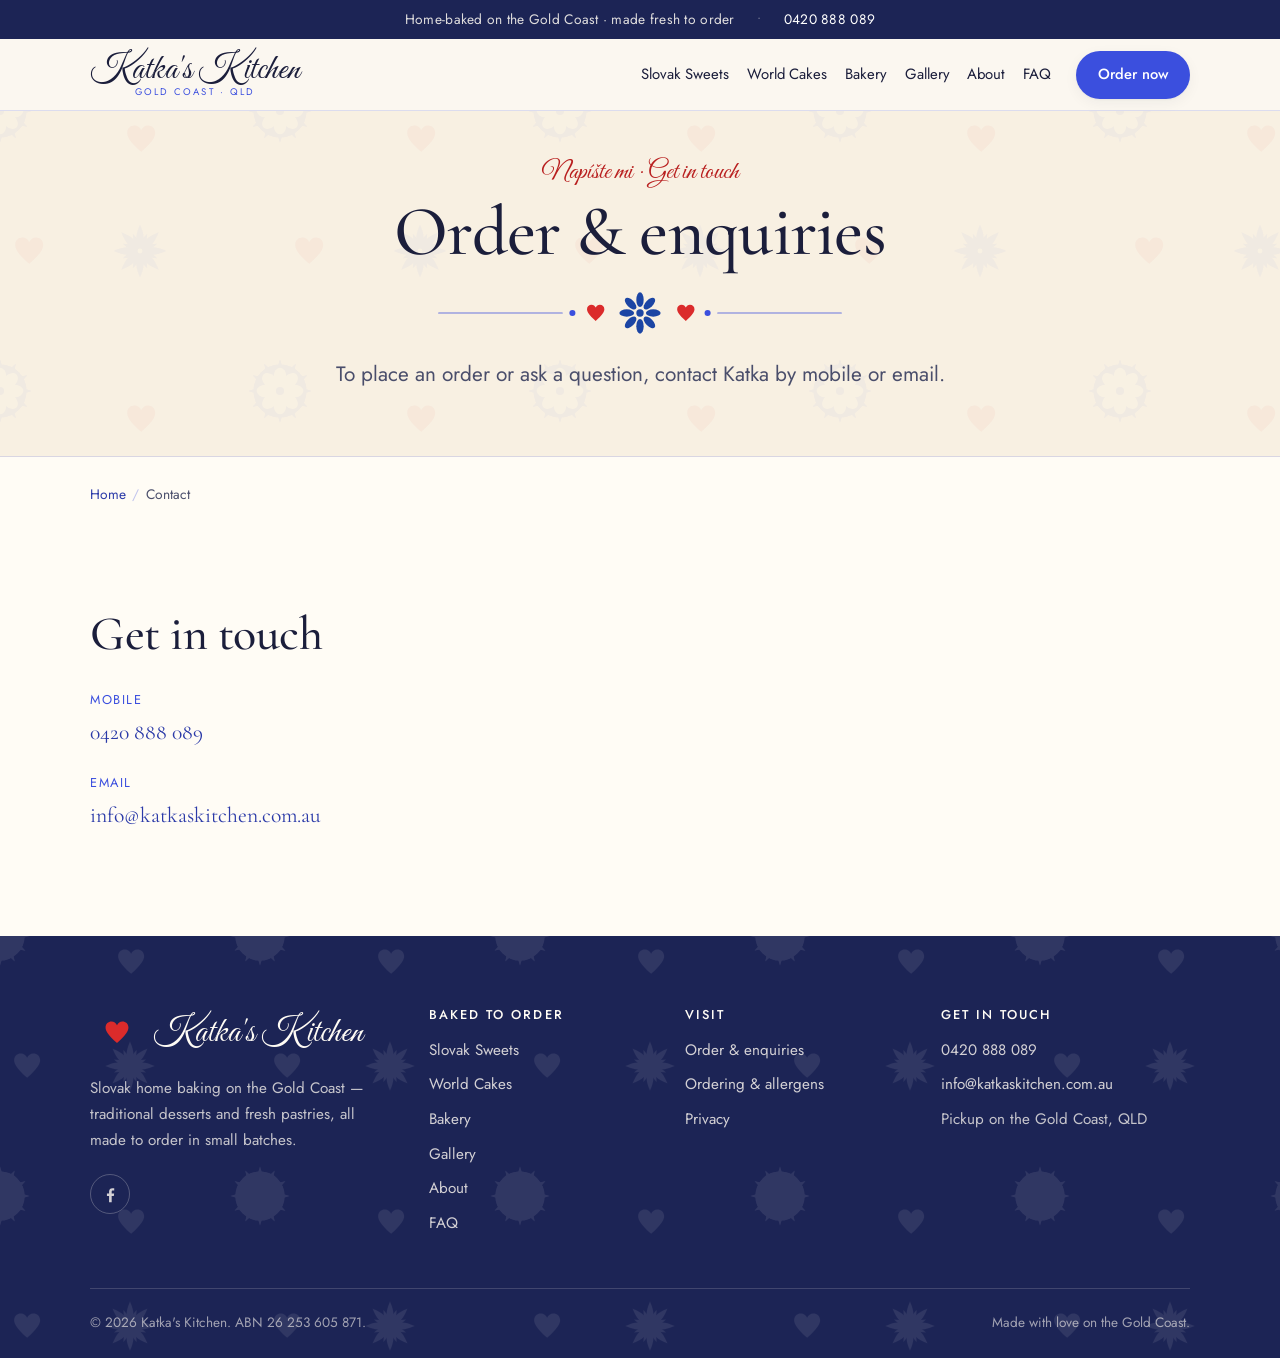
<file: contact/index.html>
﻿<!doctype html>
<html lang="en-AU">
<head>
  <meta charset="utf-8">
  <meta name="viewport" content="width=device-width, initial-scale=1">
  <title>Order &amp; Contact | Katka's Kitchen, Gold Coast</title>
  <meta name="description" content="Order Slovak desserts and pastries from Katka's Kitchen on the Gold Coast by calling 0420 888 089 or emailing info@katkaskitchen.com.au.">
  <link rel="canonical" href="https://katkaskitchen.com.au/contact/">
  <meta name="robots" content="index, follow, max-image-preview:large, max-snippet:-1">
  <meta name="theme-color" content="#3B4FDE">

  <meta property="og:type" content="website">
  <meta property="og:site_name" content="Katka's Kitchen">
  <meta property="og:locale" content="en_AU">
  <meta property="og:title" content="Order &amp; Contact | Katka's Kitchen, Gold Coast">
  <meta property="og:description" content="Order Slovak desserts and pastries from Katka's Kitchen on the Gold Coast by calling 0420 888 089 or emailing info@katkaskitchen.com.au.">
  <meta property="og:url" content="https://katkaskitchen.com.au/contact/">
  <meta property="og:image" content="https://katkaskitchen.com.au/assets/img/og-image-folk-heart.png">
  <meta property="og:image:width" content="1200">
  <meta property="og:image:height" content="630">
  <meta property="og:image:alt" content="Katka's Kitchen folk-heart logo">
  <meta name="twitter:card" content="summary_large_image">

  <link rel="icon" href="/assets/img/favicon.svg" type="image/svg+xml">
  <link rel="apple-touch-icon" href="/assets/img/apple-touch-icon.png">
  <link rel="manifest" href="/site.webmanifest">

  <link rel="preconnect" href="https://fonts.googleapis.com">
  <link rel="preconnect" href="https://fonts.gstatic.com" crossorigin>
  <link rel="stylesheet" href="https://fonts.googleapis.com/css2?family=Cormorant+Garamond:ital,wght@0,300;0,400;0,500;0,600;1,400&amp;family=Great+Vibes&amp;family=Jost:wght@300;400;500;600&amp;display=swap">
  <link rel="stylesheet" href="/assets/css/site.css">
  <script type="application/ld+json">{"@context":"https://schema.org","@type":"Bakery","@id":"https://katkaskitchen.com.au/#bakery","name":"Katka's Kitchen","alternateName":"Katkas Kitchen Gold Coast","description":"Traditional Slovak and Central European desserts and pastries, including medovník honey cake, punch slices and šišky, made to order on the Gold Coast.","url":"https://katkaskitchen.com.au/","email":"info@katkaskitchen.com.au","telephone":"+61420888089","image":"https://katkaskitchen.com.au/assets/img/og-image-folk-heart.png","logo":"https://katkaskitchen.com.au/assets/img/logo-mark.png","priceRange":"$$","currenciesAccepted":"AUD","paymentAccepted":"Bank transfer, Cash, Card","servesCuisine":["Slovak","Central European","Bakery"],"knowsLanguage":["en","sk"],"address":{"@type":"PostalAddress","addressLocality":"Gold Coast","addressRegion":"QLD","postalCode":"4217","addressCountry":"AU"},"areaServed":[{"@type":"City","name":"Gold Coast","sameAs":"https://en.wikipedia.org/wiki/Gold_Coast,_Queensland"}],"sameAs":["https://www.facebook.com/katkaskitchen.au"]}</script>
  <script type="application/ld+json">{"@context":"https://schema.org","@type":"BreadcrumbList","itemListElement":[{"@type":"ListItem","position":1,"name":"Home","item":"https://katkaskitchen.com.au/"},{"@type":"ListItem","position":2,"name":"Contact","item":"https://katkaskitchen.com.au/contact/"}]}</script>
  <script type="application/ld+json">{"@context":"https://schema.org","@type":"ContactPage","url":"https://katkaskitchen.com.au/contact/","name":"Contact Katka's Kitchen","about":{"@id":"https://katkaskitchen.com.au/#bakery"}}</script>
</head>
<body>
  <a class="skip-link" href="#main">Skip to content</a>
  <div class="topbar">
    <div class="wrap">
      <span>Home-baked on the Gold Coast &middot; made fresh to order</span>
      <span class="dot" aria-hidden="true">&bull;</span>
      <a href="tel:+61420888089">0420 888 089</a>
    </div>
  </div>

  <header class="site-header">
    <div class="wrap">
      <a class="brand" href="/">
        <span class="brand-name">Katka's Kitchen<span class="brand-sub">Gold Coast &middot; QLD</span></span>
      </a>

      <button class="nav-toggle" type="button" aria-expanded="false" aria-controls="primary-nav" aria-label="Menu">
        <svg class="icon-open" viewBox="0 0 24 24" fill="none" stroke="currentColor" stroke-width="2" aria-hidden="true"><path d="M3 6h18M3 12h18M3 18h18"/></svg>
        <svg class="icon-close" viewBox="0 0 24 24" fill="none" stroke="currentColor" stroke-width="2" aria-hidden="true"><path d="M6 6l12 12M18 6L6 18"/></svg>
      </button>

      <nav class="nav" id="primary-nav" aria-label="Primary">
      <a href="/slovak-desserts/">Slovak Sweets</a>
      <a href="/cakes-from-around-the-world/">World Cakes</a>
      <a href="/pastries-and-bread/">Bakery</a>
      <a href="/gallery/">Gallery</a>
      <a href="/about/">About</a>
      <a href="/faq/">FAQ</a>
        <a class="btn btn--primary" href="/contact/">Order now</a>
      </nav>
    </div>
    <div class="nav-backdrop"></div>
  </header>

  <main id="main">
    <section class="page-head">
      <div class="wrap">
        <p class="eyebrow">Napíšte mi &middot; Get in touch</p>
        <h1>Order &amp; enquiries</h1>
        <div class="folk-rule folk-rule--tight" role="presentation"></div>
        <p class="lead">To place an order or ask a question, contact Katka by mobile or email.</p>
      </div>
    </section>
    <div class="wrap breadcrumb">
      <nav aria-label="Breadcrumb"><ol><li><a href="/">Home</a></li><li>Contact</li></ol></nav>
    </div>
    <section class="section">
      <div class="wrap">
        <div class="measure">
          <h2>Get in touch</h2>
          <ul class="detail-list" style="margin-top:1.8rem">
            <li><span class="k">Mobile</span><span class="v"><a href="tel:+61420888089">0420 888 089</a></span></li>
            <li><span class="k">Email</span><span class="v"><a href="mailto:info@katkaskitchen.com.au">info@katkaskitchen.com.au</a></span></li>
          </ul>
        </div>
      </div>
    </section>
  </main>

  <footer class="site-footer">
    <div class="wrap">
      <div class="footer-grid">
        <div>
          <a class="footer-brand" href="/">
            <img src="/assets/img/logo-badge.svg" width="46" height="46" alt="">
            <span class="brand-name">Katka's Kitchen</span>
          </a>
          <p>Slovak home baking on the Gold Coast &mdash; traditional
             desserts and fresh pastries, all made to order in small batches.</p>
          <div class="social" style="margin-top:1.3rem">
            <a href="https://www.facebook.com/katkaskitchen.au" rel="me noopener" target="_blank" aria-label="Katka's Kitchen on Facebook"><svg viewBox="0 0 24 24" aria-hidden="true"><path d="M13.5 21.9v-8.1h2.7l.4-3.2h-3.1V8.6c0-.9.3-1.6 1.6-1.6h1.6V4.1c-.3 0-1.3-.1-2.4-.1-2.4 0-4.1 1.5-4.1 4.2v2.4H7.5v3.2h2.7v8.1h3.3Z"/></svg></a>
          </div>
        </div>
        <div>
          <h4>Baked to order</h4>
          <ul><li><a href="/slovak-desserts/">Slovak Sweets</a></li><li><a href="/cakes-from-around-the-world/">World Cakes</a></li><li><a href="/pastries-and-bread/">Bakery</a></li><li><a href="/gallery/">Gallery</a></li><li><a href="/about/">About</a></li><li><a href="/faq/">FAQ</a></li></ul>
        </div>
        <div>
          <h4>Visit</h4>
          <ul>
            <li><a href="/contact/">Order &amp; enquiries</a></li>
            <li><a href="/faq/">Ordering &amp; allergens</a></li>
            <li><a href="/privacy/">Privacy</a></li>
          </ul>
        </div>
        <div>
          <h4>Get in touch</h4>
          <ul>
            <li><a href="tel:+61420888089">0420 888 089</a></li>
            <li><a href="mailto:info@katkaskitchen.com.au">info@katkaskitchen.com.au</a></li>
            <li>Pickup on the Gold Coast, QLD</li>
          </ul>
        </div>
      </div>
      <div class="footer-bottom">
        <span>&copy; <span data-year>2026</span> Katka's Kitchen. ABN 26 253 605 871.</span>
        <span>Made with love on the Gold Coast.</span>
      </div>
    </div>
  </footer>

  <script src="/assets/js/site.js" defer></script>
</body>
</html>
</file>
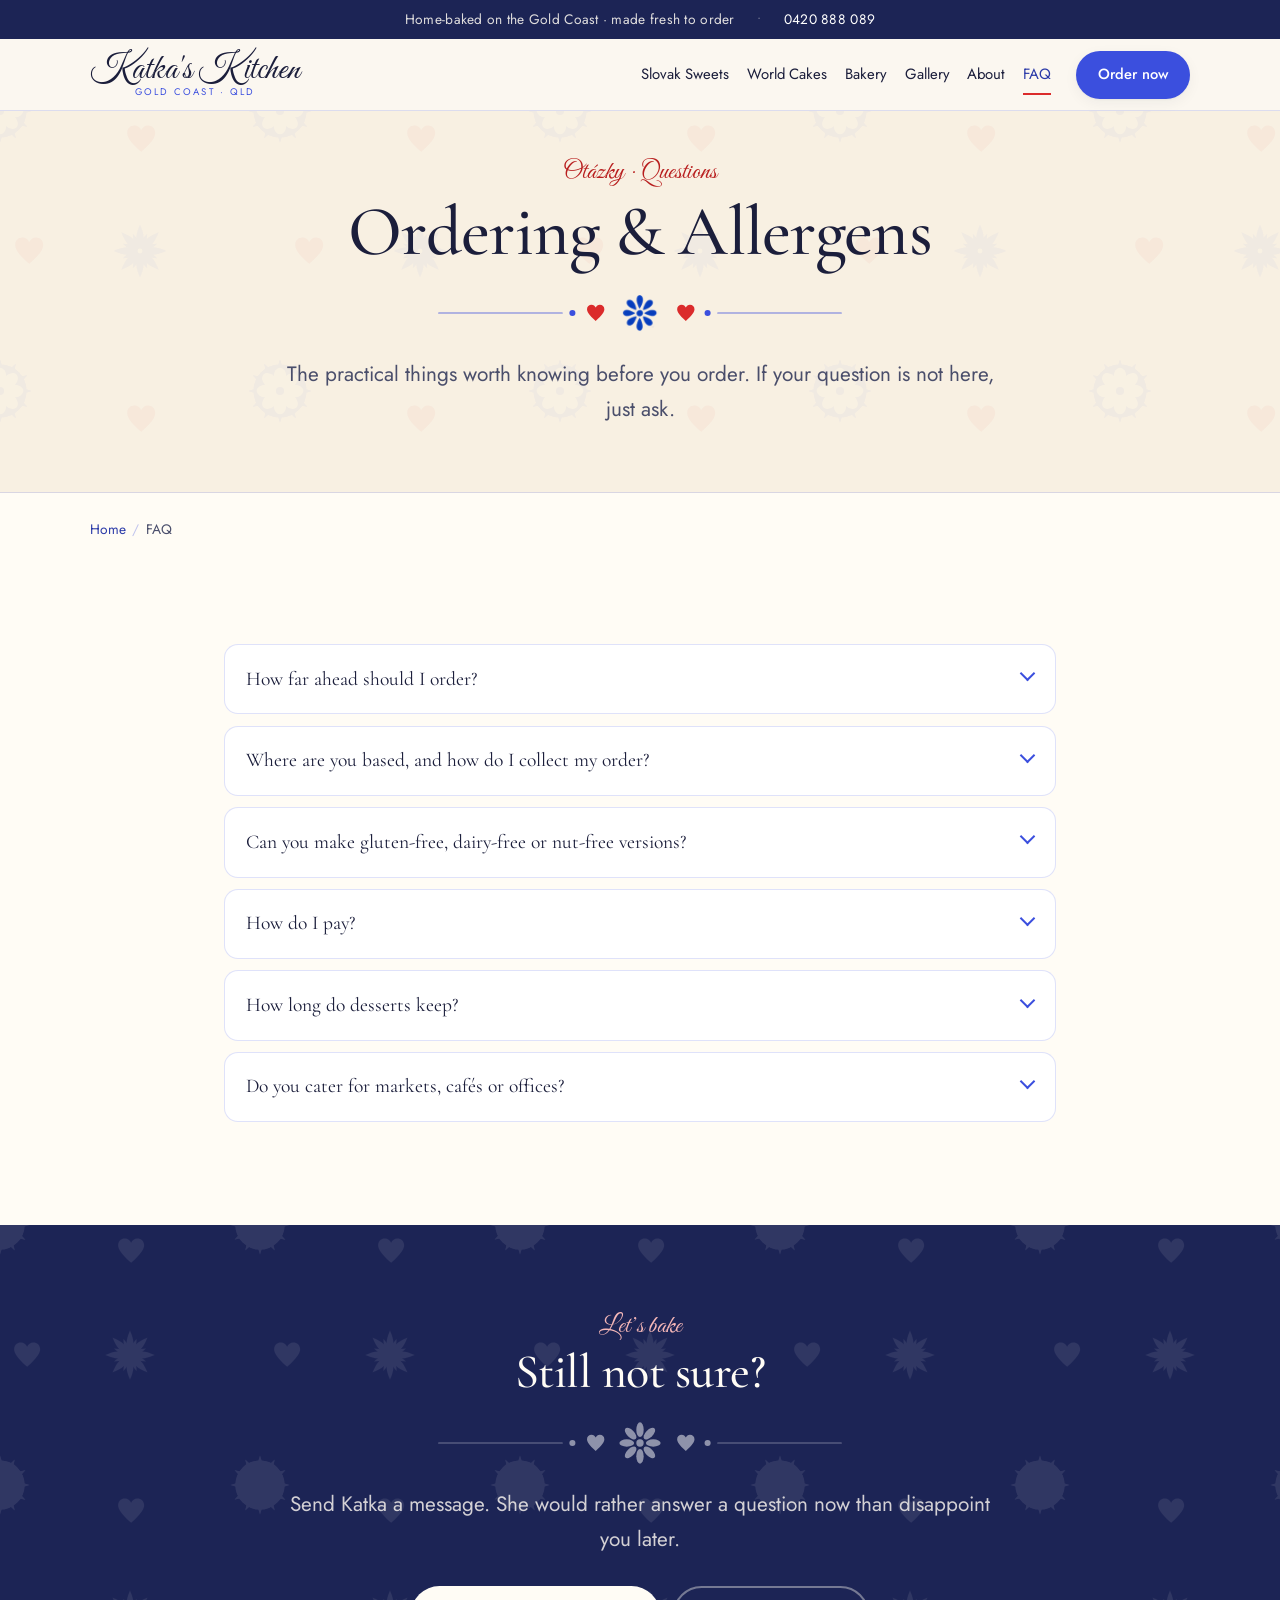
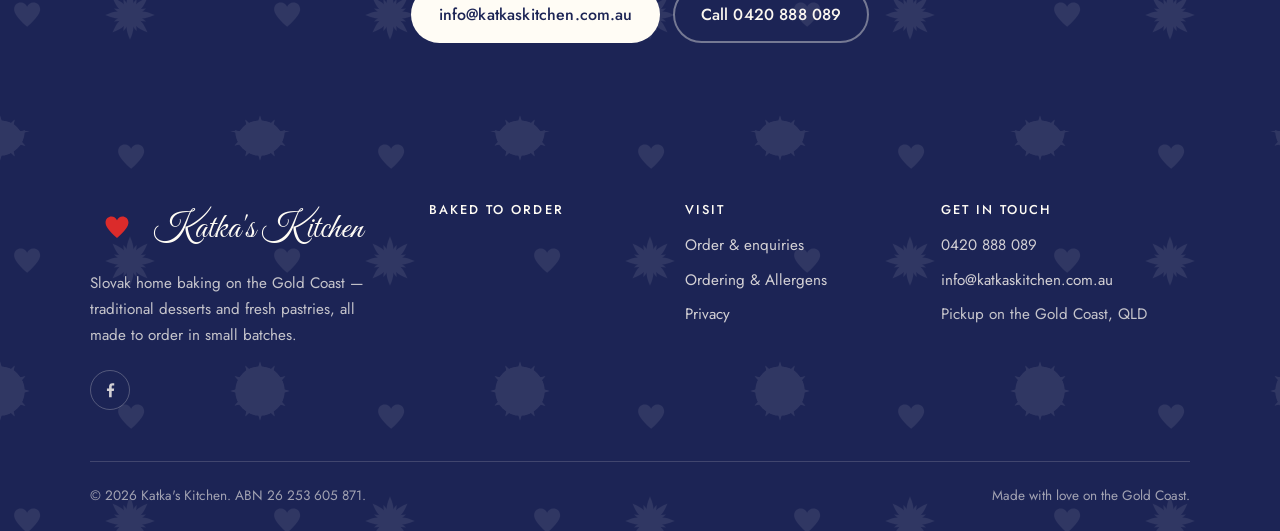
<file: faq/index.html>
﻿<!doctype html>
<html lang="en-AU">
<head>
  <meta charset="utf-8">
  <meta name="viewport" content="width=device-width, initial-scale=1">
  <title>Ordering &amp; Allergens | Katka's Kitchen FAQ</title>
  <meta name="description" content="Ordering, collection, payment and allergen information for Katka's Kitchen on the Gold Coast.">
  <link rel="canonical" href="https://katkaskitchen.com.au/faq/">
  <meta name="robots" content="index, follow, max-image-preview:large, max-snippet:-1">
  <meta name="theme-color" content="#3B4FDE">

  <meta property="og:type" content="website">
  <meta property="og:site_name" content="Katka's Kitchen">
  <meta property="og:locale" content="en_AU">
  <meta property="og:title" content="Ordering &amp; Allergens | Katka's Kitchen FAQ">
  <meta property="og:description" content="Ordering, collection, payment and allergen information for Katka's Kitchen on the Gold Coast.">
  <meta property="og:url" content="https://katkaskitchen.com.au/faq/">
  <meta property="og:image" content="https://katkaskitchen.com.au/assets/img/og-image-folk-heart.png">
  <meta property="og:image:width" content="1200">
  <meta property="og:image:height" content="630">
  <meta property="og:image:alt" content="Katka's Kitchen folk-heart logo">
  <meta name="twitter:card" content="summary_large_image">

  <link rel="icon" href="/assets/img/favicon.svg" type="image/svg+xml">
  <link rel="apple-touch-icon" href="/assets/img/apple-touch-icon.png">
  <link rel="manifest" href="/site.webmanifest">

  <link rel="preconnect" href="https://fonts.googleapis.com">
  <link rel="preconnect" href="https://fonts.gstatic.com" crossorigin>
  <link rel="stylesheet" href="https://fonts.googleapis.com/css2?family=Cormorant+Garamond:ital,wght@0,300;0,400;0,500;0,600;1,400&amp;family=Great+Vibes&amp;family=Jost:wght@300;400;500;600&amp;display=swap">
  <link rel="stylesheet" href="/assets/css/site.css">
  <script type="application/ld+json">{"@context":"https://schema.org","@type":"BreadcrumbList","itemListElement":[{"@type":"ListItem","position":1,"name":"Home","item":"https://katkaskitchen.com.au/"},{"@type":"ListItem","position":2,"name":"FAQ","item":"https://katkaskitchen.com.au/faq/"}]}</script>
  <script type="application/ld+json">{"@context":"https://schema.org","@type":"FAQPage","mainEntity":[{"@type":"Question","name":"How far ahead should I order?","acceptedAnswer":{"@type":"Answer","text":"Dessert boxes and trays: two to three days. Yeast pastries: order by Thursday for weekend pickup. Short notice is worth asking about."}},{"@type":"Question","name":"Where are you based, and how do I collect my order?","acceptedAnswer":{"@type":"Answer","text":"Katka bakes from her own kitchen in Upper Coomera, Gold Coast, Queensland. Orders are collected in person; the pickup address and time are arranged once your order is confirmed."}},{"@type":"Question","name":"Can you make gluten-free, dairy-free or nut-free versions?","acceptedAnswer":{"@type":"Answer","text":"Some items can be adapted and some cannot, so ask about the specific one. Everything is baked in a single home kitchen that handles wheat, eggs, dairy, walnuts, hazelnuts, almonds and poppy seeds, so freedom from traces cannot be guaranteed. For severe allergies Katka will say honestly if her kitchen is not suitable."}},{"@type":"Question","name":"How do I pay?","acceptedAnswer":{"@type":"Answer","text":"A 50% deposit is required for all orders. Payment can be made by bank transfer, card or cash."}},{"@type":"Question","name":"How long do desserts keep?","acceptedAnswer":{"@type":"Answer","text":"Custard-based desserts such as veterníky should be eaten the same day. Yeast pastries are best on the day and freeze well after that."}},{"@type":"Question","name":"Do you cater for markets, cafés or offices?","acceptedAnswer":{"@type":"Answer","text":"Small wholesale and regular office orders are possible depending on capacity. Email quantities and frequency and Katka will advise what a one-person kitchen can sustain."}}]}</script>
</head>
<body>
  <a class="skip-link" href="#main">Skip to content</a>
  <div class="topbar">
    <div class="wrap">
      <span>Home-baked on the Gold Coast &middot; made fresh to order</span>
      <span class="dot" aria-hidden="true">&bull;</span>
      <a href="tel:+61420888089">0420 888 089</a>
    </div>
  </div>

  <header class="site-header">
    <div class="wrap">
      <a class="brand" href="/">
        <span class="brand-name">Katka's Kitchen<span class="brand-sub">Gold Coast &middot; QLD</span></span>
      </a>

      <button class="nav-toggle" type="button" aria-expanded="false" aria-controls="primary-nav" aria-label="Menu">
        <svg class="icon-open" viewBox="0 0 24 24" fill="none" stroke="currentColor" stroke-width="2" aria-hidden="true"><path d="M3 6h18M3 12h18M3 18h18"/></svg>
        <svg class="icon-close" viewBox="0 0 24 24" fill="none" stroke="currentColor" stroke-width="2" aria-hidden="true"><path d="M6 6l12 12M18 6L6 18"/></svg>
      </button>

      <nav class="nav" id="primary-nav" aria-label="Primary">
      <a href="/slovak-desserts/">Slovak Sweets</a>
      <a href="/cakes-from-around-the-world/">World Cakes</a>
      <a href="/pastries-and-bread/">Bakery</a>
      <a href="/gallery/">Gallery</a>
      <a href="/about/">About</a>
      <a href="/faq/" aria-current="page">FAQ</a>
        <a class="btn btn--primary" href="/contact/">Order now</a>
      </nav>
    </div>
    <div class="nav-backdrop"></div>
  </header>

  <main id="main">
    <section class="page-head">
      <div class="wrap">
        <p class="eyebrow">Otázky &middot; Questions</p>
        <h1>Ordering &amp; Allergens</h1>
        <svg xmlns="http://www.w3.org/2000/svg" viewBox="0 0 480 60" role="presentation" style="display:block;width:min(420px,72%);height:52px;margin:1.1rem auto">
          <defs><path id="faq-heart" fill="#DB2B2B" d="M50 88 C14 57 4 39 4 26 C4 11 15 2 28 2 C38 2 46 8 50 17 C54 8 62 2 72 2 C85 2 96 11 96 26 C96 39 86 57 50 88 Z"/></defs>
          <g stroke="#3B4FDE" stroke-width="2" stroke-linecap="round" opacity=".5"><path d="M8 30 H150"/><path d="M330 30 H472"/></g>
          <use href="#faq-heart" transform="translate(178 20) scale(.2174)"/>
          <use href="#faq-heart" transform="translate(282 20) scale(.2174)"/>
          <circle cx="162" cy="30" r="3.5" fill="#3B4FDE"/>
          <circle cx="318" cy="30" r="3.5" fill="#3B4FDE"/>
          <image href="/assets/img/logo-motif-flower.png" x="214" y="4" width="52" height="52" style="filter:brightness(1.16) saturate(1.08)"/>
        </svg>
        <p class="lead">The practical things worth knowing before you order. If your question is not here, just ask.</p>
      </div>
    </section>
    <div class="wrap breadcrumb">
      <nav aria-label="Breadcrumb"><ol><li><a href="/">Home</a></li><li>FAQ</li></ol></nav>
    </div>
    <section class="section">
      <div class="wrap">
        <div class="faq">
          <details>
            <summary>How far ahead should I order?</summary>
            <div class="faq-a"><p>Dessert boxes and trays need two to three days. Yeast pastries need to be ordered by Thursday for a weekend pickup.</p><p>Always ask about short notice &mdash; if Katka has room, she will squeeze you in.</p></div>
          </details>
          <details>
            <summary>Where are you based, and how do I collect my order?</summary>
            <div class="faq-a"><p>Katka bakes from her own kitchen in Upper Coomera, Gold Coast, Queensland. Orders are collected in person. Once your order is confirmed she will send you the pickup address and arrange a time that suits.</p></div>
          </details>
          <details>
            <summary>Can you make gluten-free, dairy-free or nut-free versions?</summary>
            <div class="faq-a"><p>Some things, yes &mdash; and some things genuinely do not work. Ask about the specific item.</p><p>Be aware that everything is baked in one home kitchen that handles wheat, eggs, dairy, walnuts, hazelnuts, almonds and poppy seeds daily. Katka cannot guarantee that any item is free of traces. If an allergy is severe, she will tell you honestly that her kitchen is not the right choice.</p></div>
          </details>
          <details>
            <summary>How do I pay?</summary>
            <div class="faq-a"><p>A 50% deposit is required for all orders. Payment can be made by bank transfer, card or cash.</p></div>
          </details>
          <details>
            <summary>How long do desserts keep?</summary>
            <div class="faq-a"><p>Custard-based desserts &mdash; veterníky &mdash; should be eaten the same day. Yeast pastries are best the day they are baked, and freeze well after that.</p></div>
          </details>
          <details>
            <summary>Do you cater for markets, cafés or offices?</summary>
            <div class="faq-a"><p>Small wholesale and regular office orders are possible depending on the week. Email Katka with quantities and how often, and she will be realistic about what a one-person kitchen can sustain.</p></div>
          </details>
        </div>
      </div>
    </section>
    <section class="cta-band">
      <div class="wrap">
        <p class="eyebrow">Let&rsquo;s bake</p>
        <h2>Still not sure?</h2>
        <div class="folk-rule folk-rule--tight" role="presentation"></div>
        <p class="lead measure" style="margin-inline:auto">Send Katka a message. She would rather answer a question now than disappoint you later.</p>
        <div class="btn-row" style="justify-content:center">
          <a class="btn btn--light" href="mailto:info@katkaskitchen.com.au">info@katkaskitchen.com.au</a>
          <a class="btn btn--ghost" href="tel:+61420888089" style="border-color:rgba(251,247,240,.4);color:#FBF7F0">Call 0420 888 089</a>
        </div>
      </div>
    </section>
  </main>

  <footer class="site-footer">
    <div class="wrap">
      <div class="footer-grid">
        <div>
          <a class="footer-brand" href="/">
            <img src="/assets/img/logo-badge.svg" width="46" height="46" alt="">
            <span class="brand-name">Katka's Kitchen</span>
          </a>
          <p>Slovak home baking on the Gold Coast &mdash; traditional
             desserts and fresh pastries, all made to order in small batches.</p>
          <div class="social" style="margin-top:1.3rem">
            <a href="https://www.facebook.com/katkaskitchen.au" rel="me noopener" target="_blank" aria-label="Katka's Kitchen on Facebook"><svg viewBox="0 0 24 24" aria-hidden="true"><path d="M13.5 21.9v-8.1h2.7l.4-3.2h-3.1V8.6c0-.9.3-1.6 1.6-1.6h1.6V4.1c-.3 0-1.3-.1-2.4-.1-2.4 0-4.1 1.5-4.1 4.2v2.4H7.5v3.2h2.7v8.1h3.3Z"/></svg></a>
          </div>
        </div>
        <div>
          <h4>Baked to order</h4>
        </div>
        <div>
          <h4>Visit</h4>
          <ul>
            <li><a href="/contact/">Order &amp; enquiries</a></li>
            <li><a href="/faq/">Ordering &amp; Allergens</a></li>
            <li><a href="/privacy/">Privacy</a></li>
          </ul>
        </div>
        <div>
          <h4>Get in touch</h4>
          <ul>
            <li><a href="tel:+61420888089">0420 888 089</a></li>
            <li><a href="mailto:info@katkaskitchen.com.au">info@katkaskitchen.com.au</a></li>
            <li>Pickup on the Gold Coast, QLD</li>
          </ul>
        </div>
      </div>
      <div class="footer-bottom">
        <span>&copy; <span data-year>2026</span> Katka's Kitchen. ABN 26 253 605 871.</span>
        <span>Made with love on the Gold Coast.</span>
      </div>
    </div>
  </footer>

  <script src="/assets/js/site.js" defer></script>
</body>
</html>
</file>
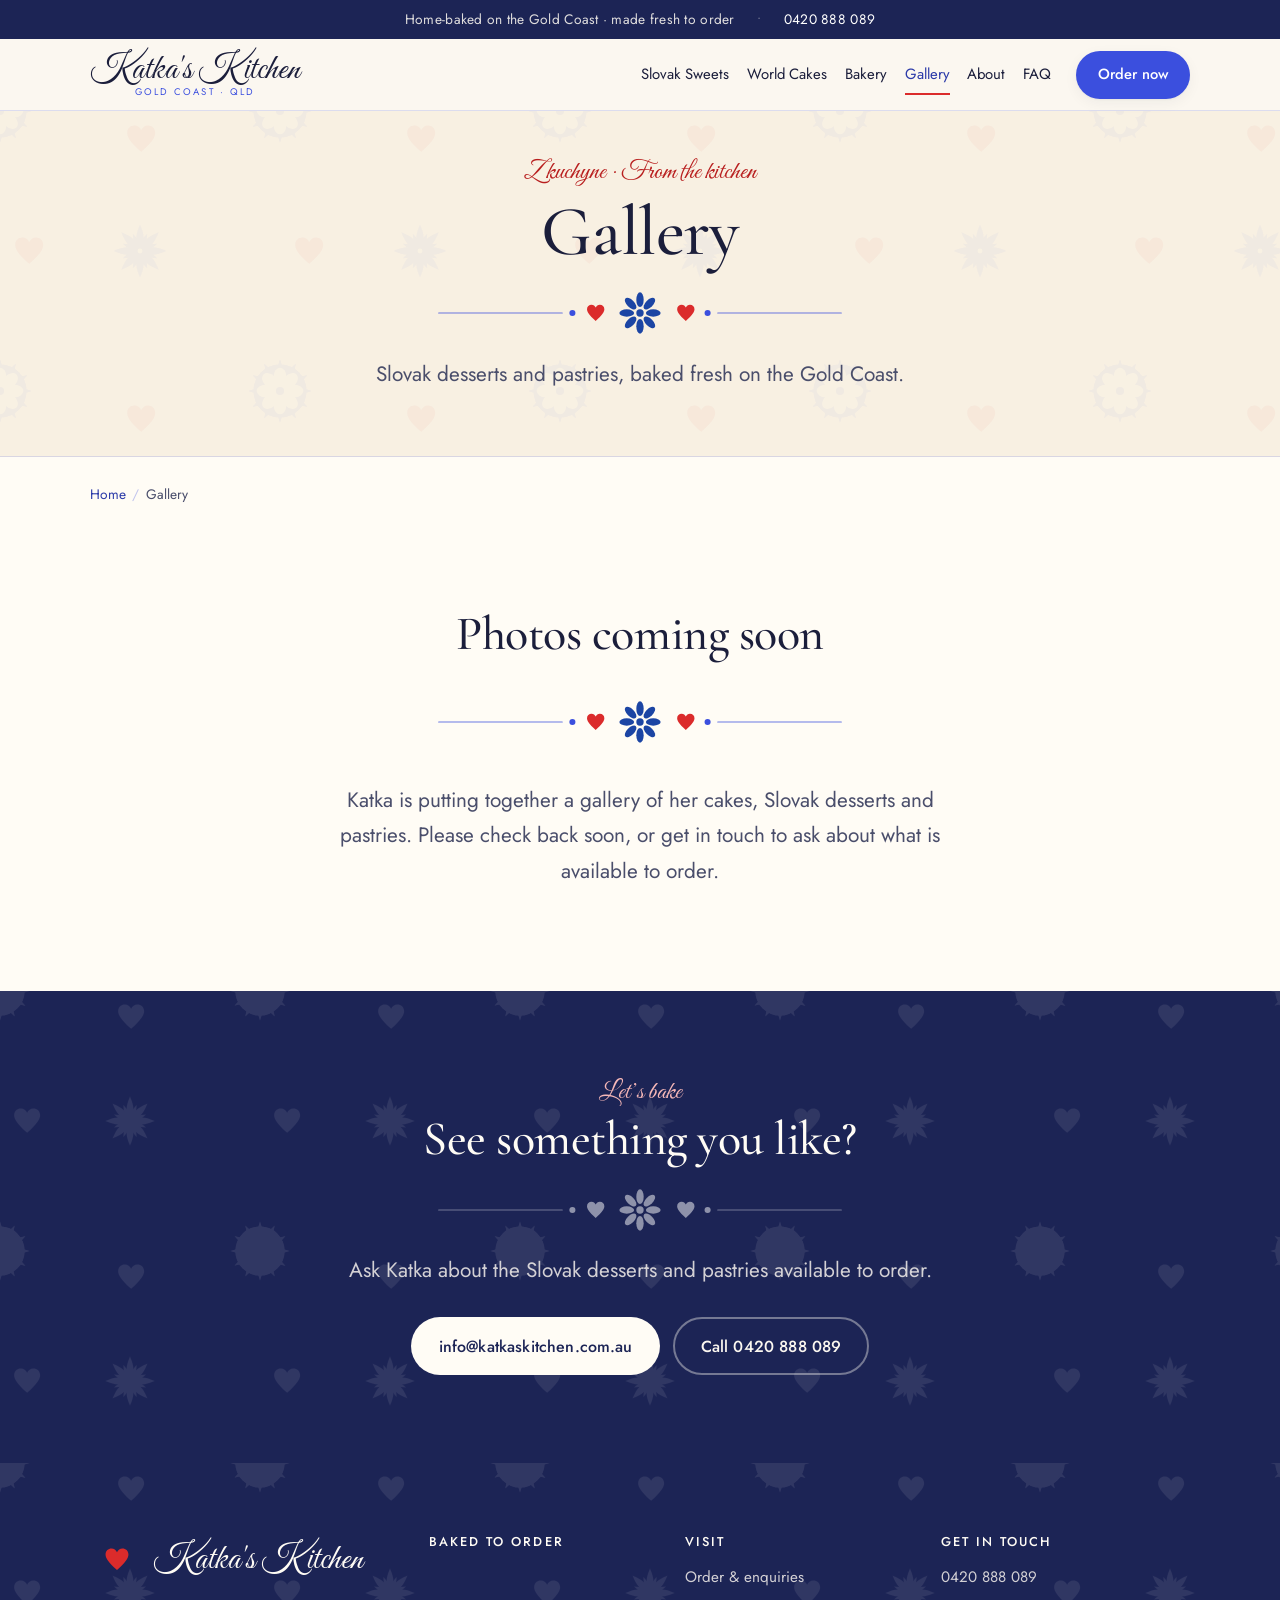
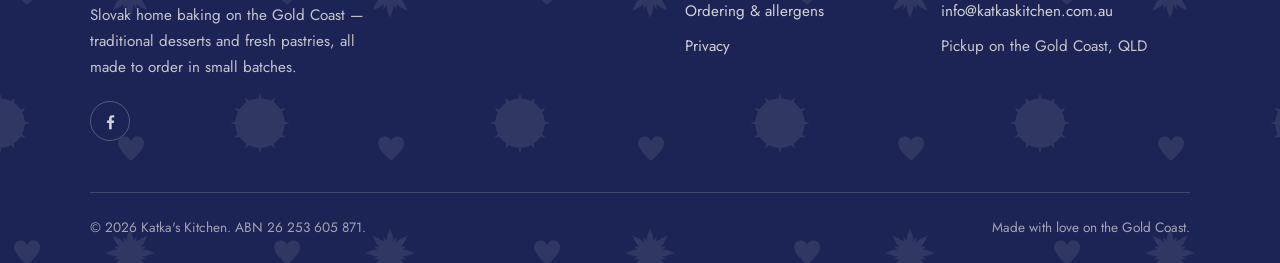
<file: gallery/index.html>
﻿<!doctype html>
<html lang="en-AU">
<head>
  <meta charset="utf-8">
  <meta name="viewport" content="width=device-width, initial-scale=1">
  <title>Gallery | Cakes &amp; Desserts by Katka's Kitchen, Gold Coast</title>
  <meta name="description" content="A look at recent cakes and Slovak desserts baked by Katka's Kitchen on the Gold Coast.">
  <link rel="canonical" href="https://katkaskitchen.com.au/gallery/">
  <meta name="robots" content="index, follow, max-image-preview:large, max-snippet:-1">
  <meta name="theme-color" content="#3B4FDE">

  <meta property="og:type" content="website">
  <meta property="og:site_name" content="Katka's Kitchen">
  <meta property="og:locale" content="en_AU">
  <meta property="og:title" content="Gallery | Cakes &amp; Desserts by Katka's Kitchen, Gold Coast">
  <meta property="og:description" content="A look at recent cakes and Slovak desserts baked by Katka's Kitchen on the Gold Coast.">
  <meta property="og:url" content="https://katkaskitchen.com.au/gallery/">
  <meta property="og:image" content="https://katkaskitchen.com.au/assets/img/og-image-folk-heart.png">
  <meta property="og:image:width" content="1200">
  <meta property="og:image:height" content="630">
  <meta property="og:image:alt" content="Katka's Kitchen folk-heart logo">
  <meta name="twitter:card" content="summary_large_image">

  <link rel="icon" href="/assets/img/favicon.svg" type="image/svg+xml">
  <link rel="apple-touch-icon" href="/assets/img/apple-touch-icon.png">
  <link rel="manifest" href="/site.webmanifest">

  <link rel="preconnect" href="https://fonts.googleapis.com">
  <link rel="preconnect" href="https://fonts.gstatic.com" crossorigin>
  <link rel="stylesheet" href="https://fonts.googleapis.com/css2?family=Cormorant+Garamond:ital,wght@0,300;0,400;0,500;0,600;1,400&amp;family=Great+Vibes&amp;family=Jost:wght@300;400;500;600&amp;display=swap">
  <link rel="stylesheet" href="/assets/css/site.css">
  <script type="application/ld+json">{"@context":"https://schema.org","@type":"BreadcrumbList","itemListElement":[{"@type":"ListItem","position":1,"name":"Home","item":"https://katkaskitchen.com.au/"},{"@type":"ListItem","position":2,"name":"Gallery","item":"https://katkaskitchen.com.au/gallery/"}]}</script>
</head>
<body>
  <a class="skip-link" href="#main">Skip to content</a>
  <div class="topbar">
    <div class="wrap">
      <span>Home-baked on the Gold Coast &middot; made fresh to order</span>
      <span class="dot" aria-hidden="true">&bull;</span>
      <a href="tel:+61420888089">0420 888 089</a>
    </div>
  </div>

  <header class="site-header">
    <div class="wrap">
      <a class="brand" href="/">
        <span class="brand-name">Katka's Kitchen<span class="brand-sub">Gold Coast &middot; QLD</span></span>
      </a>

      <button class="nav-toggle" type="button" aria-expanded="false" aria-controls="primary-nav" aria-label="Menu">
        <svg class="icon-open" viewBox="0 0 24 24" fill="none" stroke="currentColor" stroke-width="2" aria-hidden="true"><path d="M3 6h18M3 12h18M3 18h18"/></svg>
        <svg class="icon-close" viewBox="0 0 24 24" fill="none" stroke="currentColor" stroke-width="2" aria-hidden="true"><path d="M6 6l12 12M18 6L6 18"/></svg>
      </button>

      <nav class="nav" id="primary-nav" aria-label="Primary">
      <a href="/slovak-desserts/">Slovak Sweets</a>
      <a href="/cakes-from-around-the-world/">World Cakes</a>
      <a href="/pastries-and-bread/">Bakery</a>
      <a href="/gallery/" aria-current="page">Gallery</a>
      <a href="/about/">About</a>
      <a href="/faq/">FAQ</a>
        <a class="btn btn--primary" href="/contact/">Order now</a>
      </nav>
    </div>
    <div class="nav-backdrop"></div>
  </header>

  <main id="main">
    <section class="page-head">
      <div class="wrap">
        <p class="eyebrow">Z kuchyne &middot; From the kitchen</p>
        <h1>Gallery</h1>
        <div class="folk-rule folk-rule--tight" role="presentation"></div>
        <p class="lead">Slovak desserts and pastries, baked fresh on the Gold Coast.</p>
      </div>
    </section>
    <div class="wrap breadcrumb">
      <nav aria-label="Breadcrumb"><ol><li><a href="/">Home</a></li><li>Gallery</li></ol></nav>
    </div>
    <section class="section">
      <div class="wrap">
        <div class="center measure">
          <h2>Photos coming soon</h2>
          <div class="folk-rule" role="presentation"></div>
          <p class="lead">Katka is putting together a gallery of her cakes, Slovak desserts and pastries. Please check back soon, or get in touch to ask about what is available to order.</p>
        </div>
      </div>
    </section>
    <section class="cta-band">
      <div class="wrap">
        <p class="eyebrow">Let&rsquo;s bake</p>
        <h2>See something you like?</h2>
        <div class="folk-rule folk-rule--tight" role="presentation"></div>
        <p class="lead measure" style="margin-inline:auto">Ask Katka about the Slovak desserts and pastries available to order.</p>
        <div class="btn-row" style="justify-content:center">
          <a class="btn btn--light" href="mailto:info@katkaskitchen.com.au">info@katkaskitchen.com.au</a>
          <a class="btn btn--ghost" href="tel:+61420888089" style="border-color:rgba(251,247,240,.4);color:#FBF7F0">Call 0420 888 089</a>
        </div>
      </div>
    </section>
  </main>

  <footer class="site-footer">
    <div class="wrap">
      <div class="footer-grid">
        <div>
          <a class="footer-brand" href="/">
            <img src="/assets/img/logo-badge.svg" width="46" height="46" alt="">
            <span class="brand-name">Katka's Kitchen</span>
          </a>
          <p>Slovak home baking on the Gold Coast &mdash; traditional
             desserts and fresh pastries, all made to order in small batches.</p>
          <div class="social" style="margin-top:1.3rem">
            <a href="https://www.facebook.com/katkaskitchen.au" rel="me noopener" target="_blank" aria-label="Katka's Kitchen on Facebook"><svg viewBox="0 0 24 24" aria-hidden="true"><path d="M13.5 21.9v-8.1h2.7l.4-3.2h-3.1V8.6c0-.9.3-1.6 1.6-1.6h1.6V4.1c-.3 0-1.3-.1-2.4-.1-2.4 0-4.1 1.5-4.1 4.2v2.4H7.5v3.2h2.7v8.1h3.3Z"/></svg></a>
          </div>
        </div>
        <div>
          <h4>Baked to order</h4>
        </div>
        <div>
          <h4>Visit</h4>
          <ul>
            <li><a href="/contact/">Order &amp; enquiries</a></li>
            <li><a href="/faq/">Ordering &amp; allergens</a></li>
            <li><a href="/privacy/">Privacy</a></li>
          </ul>
        </div>
        <div>
          <h4>Get in touch</h4>
          <ul>
            <li><a href="tel:+61420888089">0420 888 089</a></li>
            <li><a href="mailto:info@katkaskitchen.com.au">info@katkaskitchen.com.au</a></li>
            <li>Pickup on the Gold Coast, QLD</li>
          </ul>
        </div>
      </div>
      <div class="footer-bottom">
        <span>&copy; <span data-year>2026</span> Katka's Kitchen. ABN 26 253 605 871.</span>
        <span>Made with love on the Gold Coast.</span>
      </div>
    </div>
  </footer>

  <script src="/assets/js/site.js" defer></script>
</body>
</html>
</file>
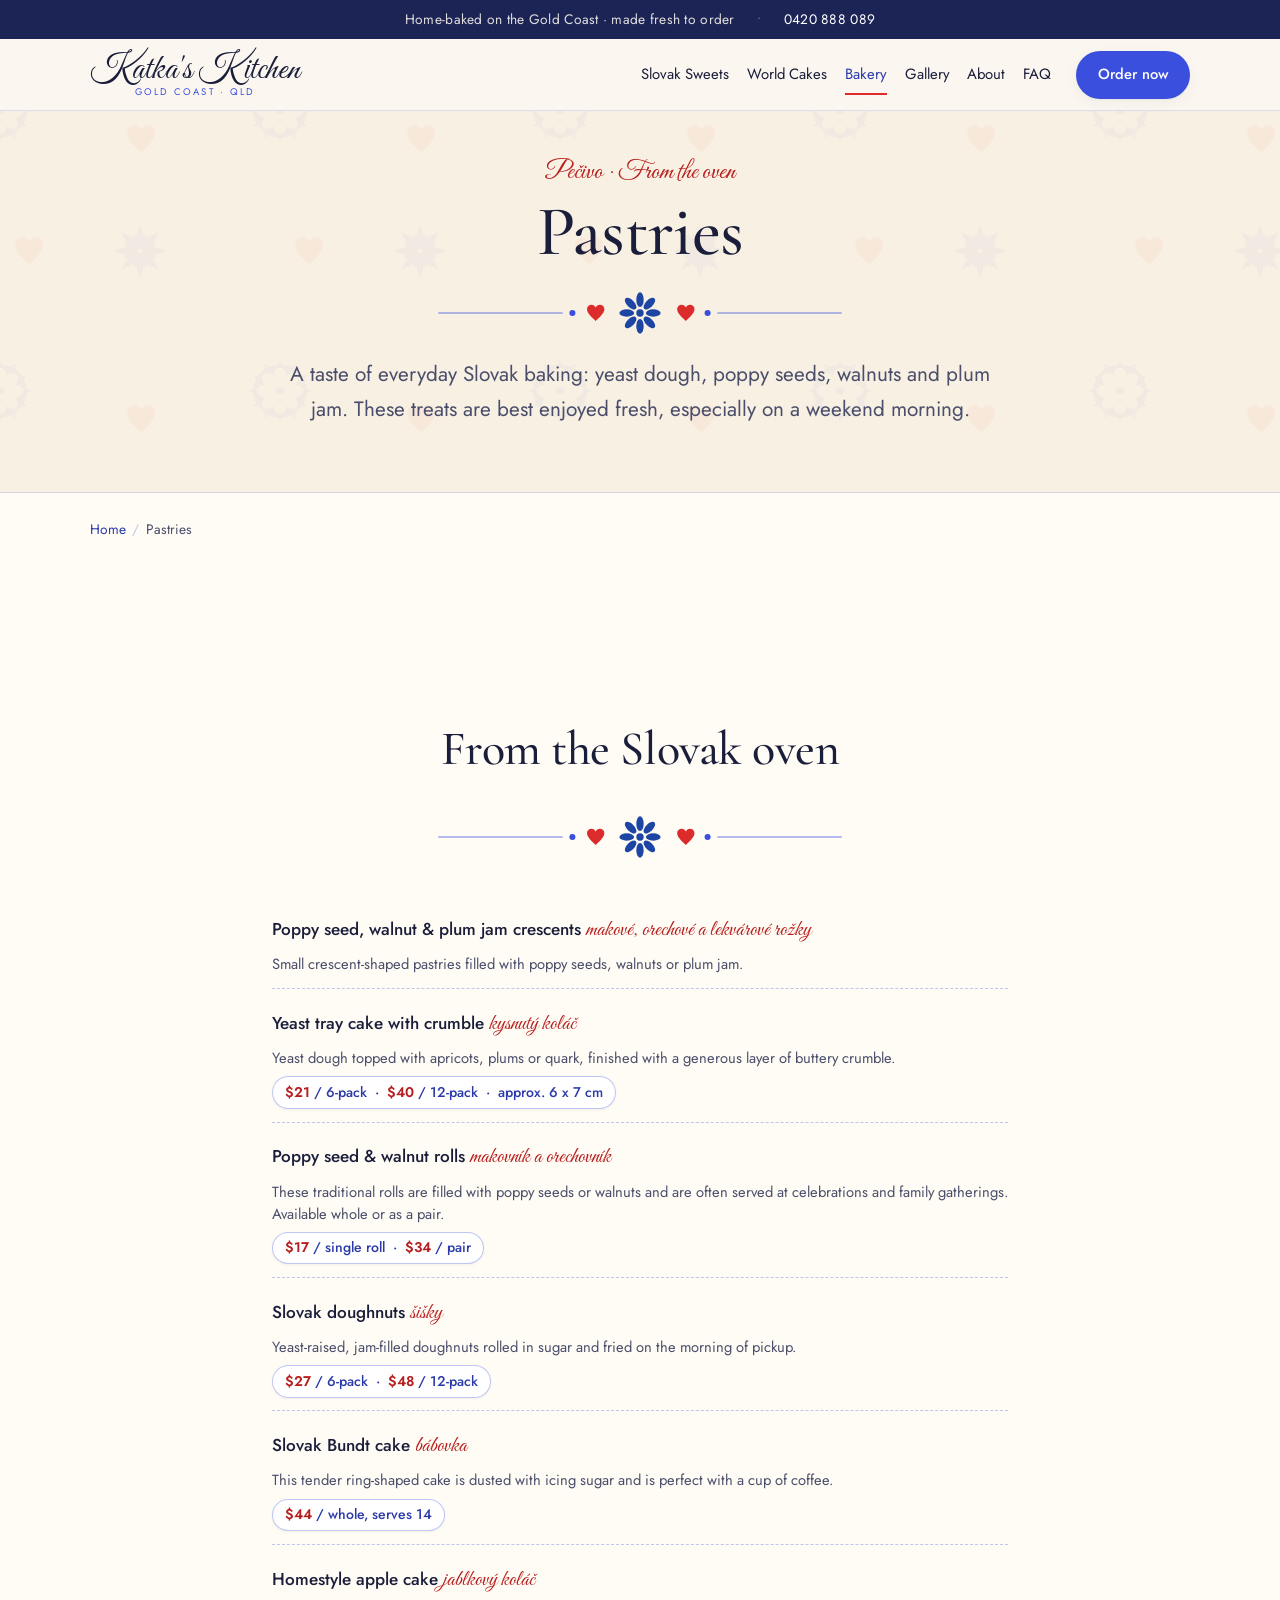
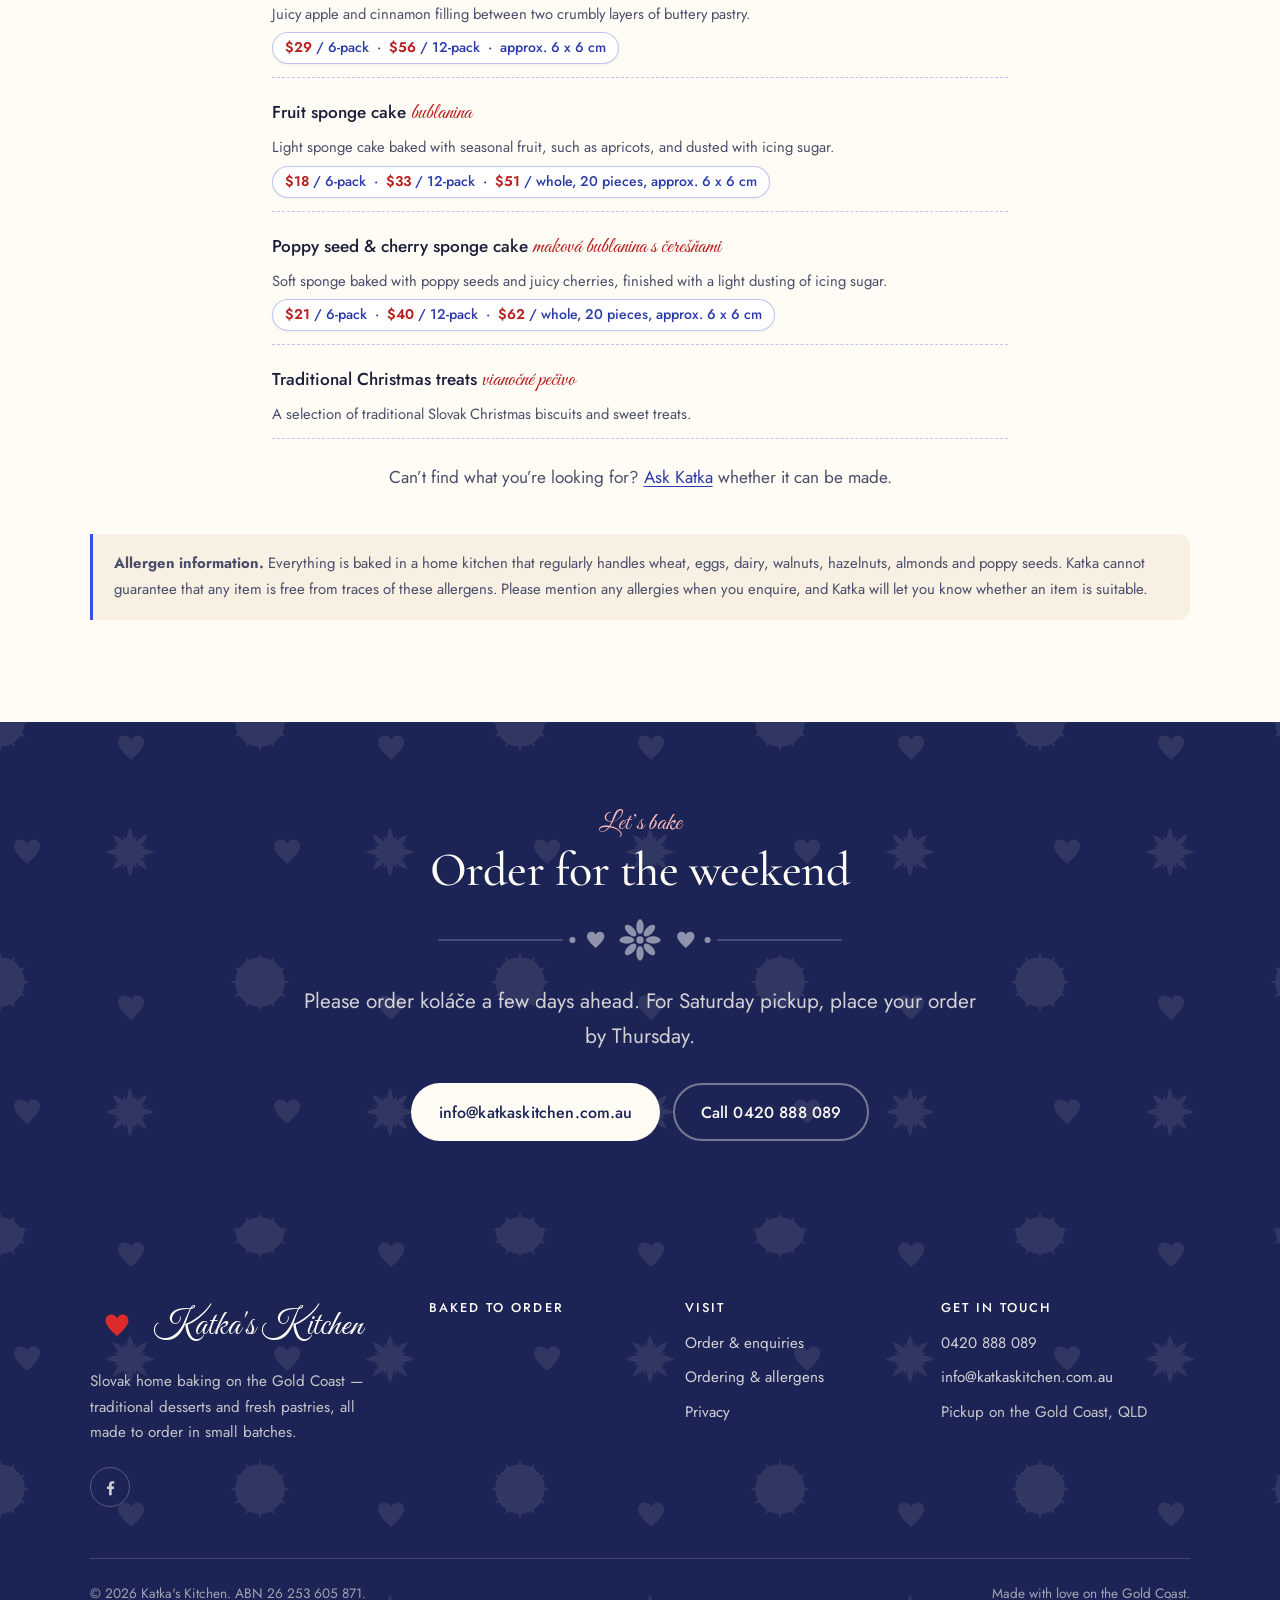
<file: pastries-and-bread/index.html>
﻿<!doctype html>
<html lang="en-AU">
<head>
  <meta charset="utf-8">
  <meta name="viewport" content="width=device-width, initial-scale=1">
  <title>Slovak Pastries &amp; Baking, Gold Coast</title>
  <meta name="description" content="Tray koláče with crumble, poppy seed and walnut rolls, šišky, Slovak bábovka, Grandma's apple cake and fruit bublanina, baked to order on the Gold Coast.">
  <link rel="canonical" href="https://katkaskitchen.com.au/pastries-and-bread/">
  <meta name="robots" content="index, follow, max-image-preview:large, max-snippet:-1">
  <meta name="theme-color" content="#3B4FDE">

  <meta property="og:type" content="website">
  <meta property="og:site_name" content="Katka's Kitchen">
  <meta property="og:locale" content="en_AU">
  <meta property="og:title" content="Slovak Pastries &amp; Baking, Gold Coast">
  <meta property="og:description" content="Tray koláče with crumble, poppy seed and walnut rolls, šišky, Slovak bábovka, Grandma's apple cake and fruit bublanina, baked to order on the Gold Coast.">
  <meta property="og:url" content="https://katkaskitchen.com.au/pastries-and-bread/">
  <meta property="og:image" content="https://katkaskitchen.com.au/assets/img/og-image-folk-heart.png">
  <meta property="og:image:width" content="1200">
  <meta property="og:image:height" content="630">
  <meta property="og:image:alt" content="Katka's Kitchen folk-heart logo">
  <meta name="twitter:card" content="summary_large_image">

  <link rel="icon" href="/assets/img/favicon.svg" type="image/svg+xml">
  <link rel="apple-touch-icon" href="/assets/img/apple-touch-icon.png">
  <link rel="manifest" href="/site.webmanifest">

  <link rel="preconnect" href="https://fonts.googleapis.com">
  <link rel="preconnect" href="https://fonts.gstatic.com" crossorigin>
  <link rel="stylesheet" href="https://fonts.googleapis.com/css2?family=Cormorant+Garamond:ital,wght@0,300;0,400;0,500;0,600;1,400&amp;family=Great+Vibes&amp;family=Jost:wght@300;400;500;600&amp;display=swap">
  <link rel="stylesheet" href="/assets/css/site.css">
  <script type="application/ld+json">{"@context":"https://schema.org","@type":"BreadcrumbList","itemListElement":[{"@type":"ListItem","position":1,"name":"Home","item":"https://katkaskitchen.com.au/"},{"@type":"ListItem","position":2,"name":"Pastries","item":"https://katkaskitchen.com.au/pastries-and-bread/"}]}</script>
</head>
<body>
  <a class="skip-link" href="#main">Skip to content</a>
  <div class="topbar">
    <div class="wrap">
      <span>Home-baked on the Gold Coast &middot; made fresh to order</span>
      <span class="dot" aria-hidden="true">&bull;</span>
      <a href="tel:+61420888089">0420 888 089</a>
    </div>
  </div>

  <header class="site-header">
    <div class="wrap">
      <a class="brand" href="/">
        <span class="brand-name">Katka's Kitchen<span class="brand-sub">Gold Coast &middot; QLD</span></span>
      </a>

      <button class="nav-toggle" type="button" aria-expanded="false" aria-controls="primary-nav" aria-label="Menu">
        <svg class="icon-open" viewBox="0 0 24 24" fill="none" stroke="currentColor" stroke-width="2" aria-hidden="true"><path d="M3 6h18M3 12h18M3 18h18"/></svg>
        <svg class="icon-close" viewBox="0 0 24 24" fill="none" stroke="currentColor" stroke-width="2" aria-hidden="true"><path d="M6 6l12 12M18 6L6 18"/></svg>
      </button>

      <nav class="nav" id="primary-nav" aria-label="Primary">
      <a href="/slovak-desserts/">Slovak Sweets</a>
      <a href="/cakes-from-around-the-world/">World Cakes</a>
      <a href="/pastries-and-bread/" aria-current="page">Bakery</a>
      <a href="/gallery/">Gallery</a>
      <a href="/about/">About</a>
      <a href="/faq/">FAQ</a>
        <a class="btn btn--primary" href="/contact/">Order now</a>
      </nav>
    </div>
    <div class="nav-backdrop"></div>
  </header>

  <main id="main">
    <section class="page-head">
      <div class="wrap">
        <p class="eyebrow">Pečivo &middot; From the oven</p>
        <h1>Pastries</h1>
        <div class="folk-rule folk-rule--tight" role="presentation"></div>
        <p class="lead">A taste of everyday Slovak baking: yeast dough, poppy seeds, walnuts and plum jam. These treats are best enjoyed fresh, especially on a weekend morning.</p>
      </div>
    </section>
    <div class="wrap breadcrumb">
      <nav aria-label="Breadcrumb"><ol><li><a href="/">Home</a></li><li>Pastries</li></ol></nav>
    </div>
    <section class="section">
      <div class="wrap">
        <div style="max-width:46rem;margin:clamp(3rem,7vw,5rem) auto 0">
          <h2 class="center">From the Slovak oven</h2>
          <div class="folk-rule" role="presentation"></div>
          <ul class="menu-list menu-list--descriptions">
            <li>
              <div>
                <span class="m-name">Poppy seed, walnut &amp; plum jam crescents</span> <span class="m-native">makové, orechové a lekvárové rožky</span>
                <span class="m-description">Small crescent-shaped pastries filled with poppy seeds, walnuts or plum jam.</span>
              </div>
            </li>
            <li>
              <div>
                <span class="m-name">Yeast tray cake with crumble</span> <span class="m-native">kysnutý koláč</span>
                <span class="m-description">Yeast dough topped with apricots, plums or quark, finished with a generous layer of buttery crumble.</span>
                <div class="m-price-tag">
                  <span><strong>$21</strong> / 6-pack</span>
                  <span>&middot;</span>
                  <span><strong>$40</strong> / 12-pack</span>
                  <span>&middot;</span>
                  <span>approx. 6 x 7 cm</span>
                </div>
              </div>
            </li>
            <li>
              <div>
                <span class="m-name">Poppy seed &amp; walnut rolls</span> <span class="m-native">makovník a orechovník</span>
                <span class="m-description">These traditional rolls are filled with poppy seeds or walnuts and are often served at celebrations and family gatherings. Available whole or as a pair.</span>
                <div class="m-price-tag">
                  <span><strong>$17</strong> / single roll</span>
                  <span>&middot;</span>
                  <span><strong>$34</strong> / pair</span>
                </div>
              </div>
            </li>
            <li>
              <div>
                <span class="m-name">Slovak doughnuts</span> <span class="m-native">šišky</span>
                <span class="m-description">Yeast-raised, jam-filled doughnuts rolled in sugar and fried on the morning of pickup.</span>
                <div class="m-price-tag">
                  <span><strong>$27</strong> / 6-pack</span>
                  <span>&middot;</span>
                  <span><strong>$48</strong> / 12-pack</span>
                </div>
              </div>
            </li>
            <li>
              <div>
                <span class="m-name">Slovak Bundt cake</span> <span class="m-native">bábovka</span>
                <span class="m-description">This tender ring-shaped cake is dusted with icing sugar and is perfect with a cup of coffee.</span>
                                <div class="m-price-tag">
                                  <span><strong>$44</strong> / whole, serves 14</span>
                                </div>              </div>
            </li>
            <li>
              <div>
                <span class="m-name">Homestyle apple cake</span> <span class="m-native">jablkový koláč</span>
                <span class="m-description">Juicy apple and cinnamon filling between two crumbly layers of buttery pastry.</span>
                                <div class="m-price-tag">
                                  <span><strong>$29</strong> / 6-pack</span>
                                  <span>&middot;</span>
                                  <span><strong>$56</strong> / 12-pack</span>
                                  <span>&middot;</span>
                                  <span>approx. 6 x 6 cm</span>
                                </div>              </div>
            </li>
            <li>
              <div>
                <span class="m-name">Fruit sponge cake</span> <span class="m-native">bublanina</span>
                <span class="m-description">Light sponge cake baked with seasonal fruit, such as apricots, and dusted with icing sugar.</span>
                <div class="m-price-tag">
                  <span><strong>$18</strong> / 6-pack</span>
                  <span>&middot;</span>
                  <span><strong>$33</strong> / 12-pack</span>
                  <span>&middot;</span>
                  <span><strong>$51</strong> / whole, 20 pieces, approx. 6 x 6 cm</span>
                </div>
              </div>
            </li>
            <li>
              <div>
                <span class="m-name">Poppy seed &amp; cherry sponge cake</span> <span class="m-native">maková bublanina s čerešňami</span>
                <span class="m-description">Soft sponge baked with poppy seeds and juicy cherries, finished with a light dusting of icing sugar.</span>
                                <div class="m-price-tag">
                                  <span><strong>$21</strong> / 6-pack</span>
                                  <span>&middot;</span>
                                  <span><strong>$40</strong> / 12-pack</span>
                                  <span>&middot;</span>
                                  <span><strong>$62</strong> / whole, 20 pieces, approx. 6 x 6 cm</span>
                                </div>
                              </div>
            </li>
            <li>
              <div>
                <span class="m-name">Traditional Christmas treats</span> <span class="m-native">vianočné pečivo</span>
                <span class="m-description">A selection of traditional Slovak Christmas biscuits and sweet treats.</span>
              </div>
            </li>
          </ul>
          <p class="center" style="margin-top:1.5rem">Can&rsquo;t find what you&rsquo;re looking for?
            <a href="mailto:info@katkaskitchen.com.au">Ask Katka</a> whether it can be made.</p>
        </div>
        <div class="allergen" style="margin-top:2.6rem">
          <strong>Allergen information.</strong> Everything is baked in a home kitchen that regularly
          handles wheat, eggs, dairy, walnuts, hazelnuts, almonds and poppy seeds. Katka cannot
          guarantee that any item is free from traces of these allergens. Please mention any
          allergies when you enquire, and Katka will let you know whether an item is suitable.
        </div>
      </div>
    </section>
    <section class="cta-band">
      <div class="wrap">
        <p class="eyebrow">Let&rsquo;s bake</p>
        <h2>Order for the weekend</h2>
        <div class="folk-rule folk-rule--tight" role="presentation"></div>
        <p class="lead measure" style="margin-inline:auto">Please order koláče a few days ahead. For Saturday pickup, place your order by Thursday.</p>
        <div class="btn-row" style="justify-content:center">
          <a class="btn btn--light" href="mailto:info@katkaskitchen.com.au">info@katkaskitchen.com.au</a>
          <a class="btn btn--ghost" href="tel:+61420888089" style="border-color:rgba(251,247,240,.4);color:#FBF7F0">Call 0420 888 089</a>
        </div>
      </div>
    </section>
  </main>

  <footer class="site-footer">
    <div class="wrap">
      <div class="footer-grid">
        <div>
          <a class="footer-brand" href="/">
            <img src="/assets/img/logo-badge.svg" width="46" height="46" alt="">
            <span class="brand-name">Katka's Kitchen</span>
          </a>
          <p>Slovak home baking on the Gold Coast &mdash; traditional
             desserts and fresh pastries, all made to order in small batches.</p>
          <div class="social" style="margin-top:1.3rem">
            <a href="https://www.facebook.com/katkaskitchen.au" rel="me noopener" target="_blank" aria-label="Katka's Kitchen on Facebook"><svg viewBox="0 0 24 24" aria-hidden="true"><path d="M13.5 21.9v-8.1h2.7l.4-3.2h-3.1V8.6c0-.9.3-1.6 1.6-1.6h1.6V4.1c-.3 0-1.3-.1-2.4-.1-2.4 0-4.1 1.5-4.1 4.2v2.4H7.5v3.2h2.7v8.1h3.3Z"/></svg></a>
          </div>
        </div>
        <div>
          <h4>Baked to order</h4>
        </div>
        <div>
          <h4>Visit</h4>
          <ul>
            <li><a href="/contact/">Order &amp; enquiries</a></li>
            <li><a href="/faq/">Ordering &amp; allergens</a></li>
            <li><a href="/privacy/">Privacy</a></li>
          </ul>
        </div>
        <div>
          <h4>Get in touch</h4>
          <ul>
            <li><a href="tel:+61420888089">0420 888 089</a></li>
            <li><a href="mailto:info@katkaskitchen.com.au">info@katkaskitchen.com.au</a></li>
            <li>Pickup on the Gold Coast, QLD</li>
          </ul>
        </div>
      </div>
      <div class="footer-bottom">
        <span>&copy; <span data-year>2026</span> Katka's Kitchen. ABN 26 253 605 871.</span>
        <span>Made with love on the Gold Coast.</span>
      </div>
    </div>
  </footer>

  <script src="/assets/js/site.js" defer></script>
</body>
</html>
</file>
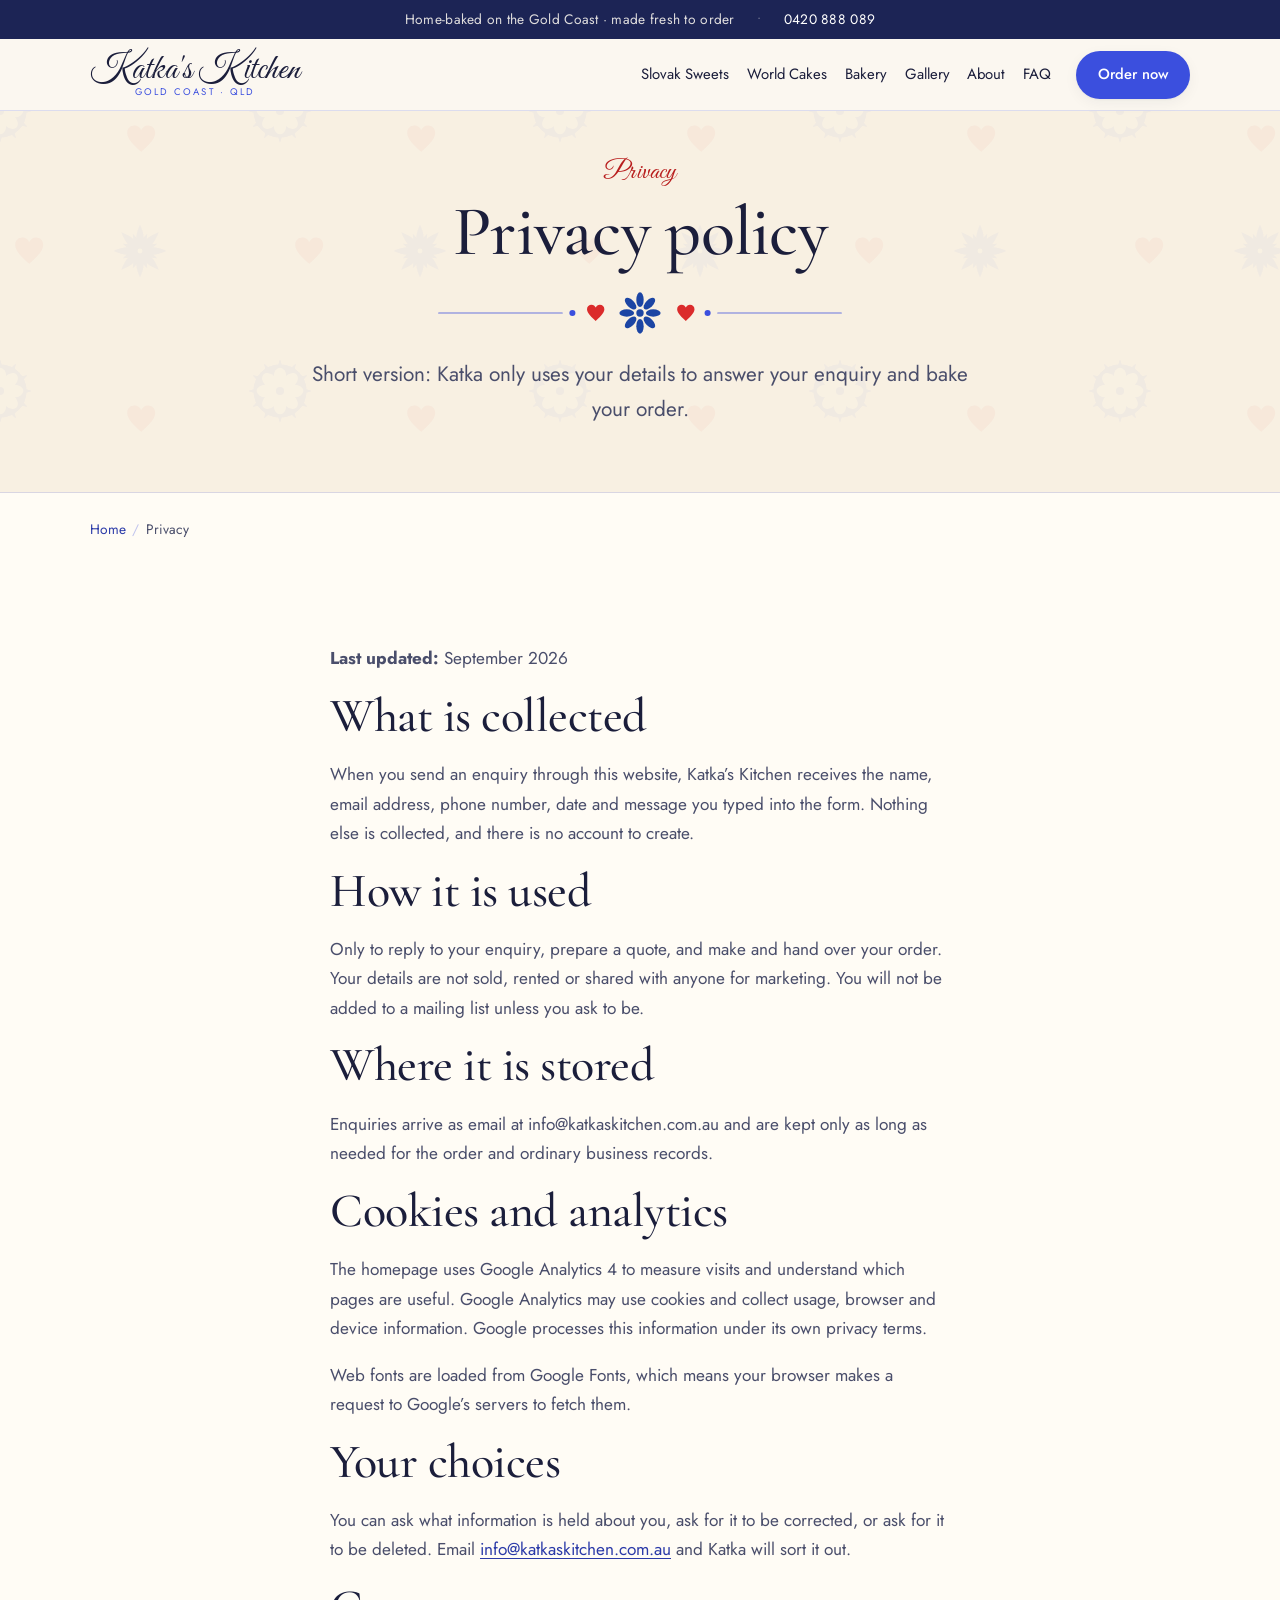
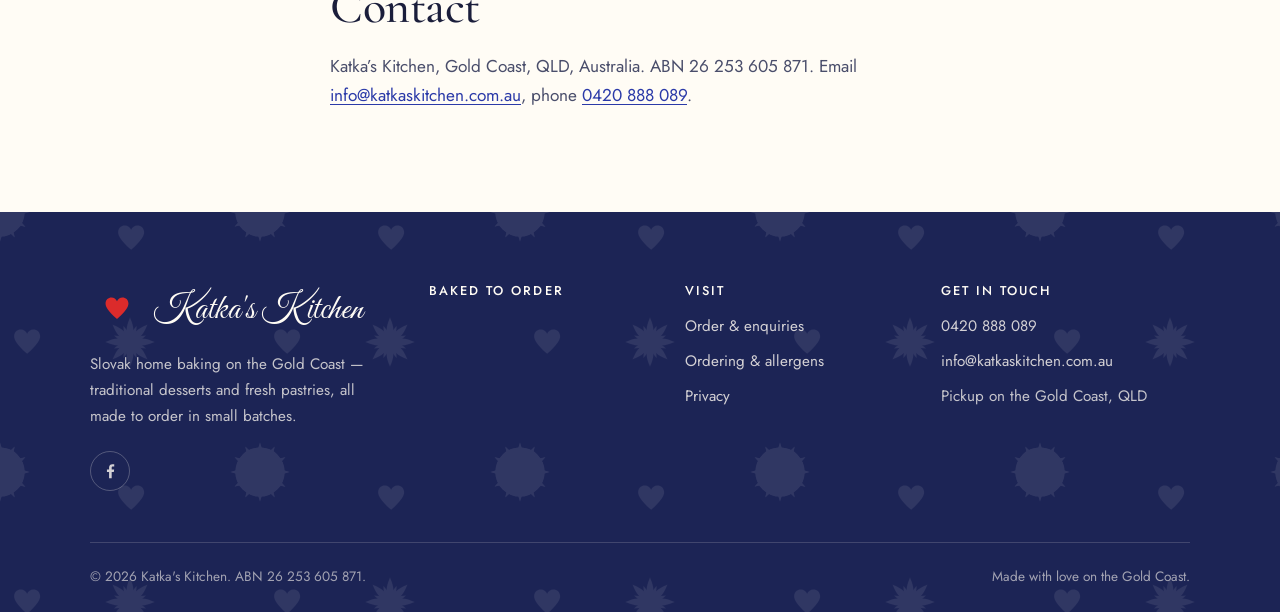
<file: privacy/index.html>
﻿<!doctype html>
<html lang="en-AU">
<head>
  <meta charset="utf-8">
  <meta name="viewport" content="width=device-width, initial-scale=1">
  <title>Privacy Policy | Katka's Kitchen</title>
  <meta name="description" content="How Katka's Kitchen collects, uses and stores the personal information you send through this website.">
  <link rel="canonical" href="https://katkaskitchen.com.au/privacy/">
  <meta name="robots" content="index, follow, max-image-preview:large, max-snippet:-1">
  <meta name="theme-color" content="#3B4FDE">

  <meta property="og:type" content="website">
  <meta property="og:site_name" content="Katka's Kitchen">
  <meta property="og:locale" content="en_AU">
  <meta property="og:title" content="Privacy Policy | Katka's Kitchen">
  <meta property="og:description" content="How Katka's Kitchen collects, uses and stores the personal information you send through this website.">
  <meta property="og:url" content="https://katkaskitchen.com.au/privacy/">
  <meta property="og:image" content="https://katkaskitchen.com.au/assets/img/og-image-folk-heart.png">
  <meta property="og:image:width" content="1200">
  <meta property="og:image:height" content="630">
  <meta property="og:image:alt" content="Katka's Kitchen folk-heart logo">
  <meta name="twitter:card" content="summary_large_image">

  <link rel="icon" href="/assets/img/favicon.svg" type="image/svg+xml">
  <link rel="apple-touch-icon" href="/assets/img/apple-touch-icon.png">
  <link rel="manifest" href="/site.webmanifest">

  <link rel="preconnect" href="https://fonts.googleapis.com">
  <link rel="preconnect" href="https://fonts.gstatic.com" crossorigin>
  <link rel="stylesheet" href="https://fonts.googleapis.com/css2?family=Cormorant+Garamond:ital,wght@0,300;0,400;0,500;0,600;1,400&amp;family=Great+Vibes&amp;family=Jost:wght@300;400;500;600&amp;display=swap">
  <link rel="stylesheet" href="/assets/css/site.css">
  <script type="application/ld+json">{"@context":"https://schema.org","@type":"BreadcrumbList","itemListElement":[{"@type":"ListItem","position":1,"name":"Home","item":"https://katkaskitchen.com.au/"},{"@type":"ListItem","position":2,"name":"Privacy","item":"https://katkaskitchen.com.au/privacy/"}]}</script>
</head>
<body>
  <a class="skip-link" href="#main">Skip to content</a>
  <div class="topbar">
    <div class="wrap">
      <span>Home-baked on the Gold Coast &middot; made fresh to order</span>
      <span class="dot" aria-hidden="true">&bull;</span>
      <a href="tel:+61420888089">0420 888 089</a>
    </div>
  </div>

  <header class="site-header">
    <div class="wrap">
      <a class="brand" href="/">
        <span class="brand-name">Katka's Kitchen<span class="brand-sub">Gold Coast &middot; QLD</span></span>
      </a>

      <button class="nav-toggle" type="button" aria-expanded="false" aria-controls="primary-nav" aria-label="Menu">
        <svg class="icon-open" viewBox="0 0 24 24" fill="none" stroke="currentColor" stroke-width="2" aria-hidden="true"><path d="M3 6h18M3 12h18M3 18h18"/></svg>
        <svg class="icon-close" viewBox="0 0 24 24" fill="none" stroke="currentColor" stroke-width="2" aria-hidden="true"><path d="M6 6l12 12M18 6L6 18"/></svg>
      </button>

      <nav class="nav" id="primary-nav" aria-label="Primary">
      <a href="/slovak-desserts/">Slovak Sweets</a>
      <a href="/cakes-from-around-the-world/">World Cakes</a>
      <a href="/pastries-and-bread/">Bakery</a>
      <a href="/gallery/">Gallery</a>
      <a href="/about/">About</a>
      <a href="/faq/">FAQ</a>
        <a class="btn btn--primary" href="/contact/">Order now</a>
      </nav>
    </div>
    <div class="nav-backdrop"></div>
  </header>

  <main id="main">
    <section class="page-head">
      <div class="wrap">
        <p class="eyebrow">Privacy</p>
        <h1>Privacy policy</h1>
        <div class="folk-rule folk-rule--tight" role="presentation"></div>
        <p class="lead">Short version: Katka only uses your details to answer your enquiry and bake your order.</p>
      </div>
    </section>
    <div class="wrap breadcrumb">
      <nav aria-label="Breadcrumb"><ol><li><a href="/">Home</a></li><li>Privacy</li></ol></nav>
    </div>
    <section class="section">
      <div class="wrap">
        <div class="measure stack" style="margin-inline:auto">
          <p><strong>Last updated:</strong> <span>September 2026</span></p>

          <h2>What is collected</h2>
          <p>When you send an enquiry through this website, Katka&rsquo;s Kitchen receives the name,
             email address, phone number, date and message you typed into the form. Nothing else is
             collected, and there is no account to create.</p>

          <h2>How it is used</h2>
          <p>Only to reply to your enquiry, prepare a quote, and make and hand over your order. Your
             details are not sold, rented or shared with anyone for marketing. You will not be added
             to a mailing list unless you ask to be.</p>

          <h2>Where it is stored</h2>
          <p>Enquiries arrive as email at info@katkaskitchen.com.au and are kept only as long as
             needed for the order and ordinary business records.</p>

          <h2>Cookies and analytics</h2>
          <p>The homepage uses Google Analytics 4 to measure visits and understand which pages are
             useful. Google Analytics may use cookies and collect usage, browser and device
             information. Google processes this information under its own privacy terms.</p>
          <p>Web fonts are loaded from Google Fonts, which means your browser makes a request to
             Google&rsquo;s servers to fetch them.</p>

          <h2>Your choices</h2>
          <p>You can ask what information is held about you, ask for it to be corrected, or ask for
             it to be deleted. Email <a href="mailto:info@katkaskitchen.com.au">info@katkaskitchen.com.au</a> and Katka will
             sort it out.</p>

          <h2>Contact</h2>
          <p>Katka&rsquo;s Kitchen, Gold Coast, QLD, Australia. ABN 26 253 605 871.
             Email <a href="mailto:info@katkaskitchen.com.au">info@katkaskitchen.com.au</a>, phone
             <a href="tel:+61420888089">0420 888 089</a>.</p>
        </div>
      </div>
    </section>
  </main>

  <footer class="site-footer">
    <div class="wrap">
      <div class="footer-grid">
        <div>
          <a class="footer-brand" href="/">
            <img src="/assets/img/logo-badge.svg" width="46" height="46" alt="">
            <span class="brand-name">Katka's Kitchen</span>
          </a>
          <p>Slovak home baking on the Gold Coast &mdash; traditional
             desserts and fresh pastries, all made to order in small batches.</p>
          <div class="social" style="margin-top:1.3rem">
            <a href="https://www.facebook.com/katkaskitchen.au" rel="me noopener" target="_blank" aria-label="Katka's Kitchen on Facebook"><svg viewBox="0 0 24 24" aria-hidden="true"><path d="M13.5 21.9v-8.1h2.7l.4-3.2h-3.1V8.6c0-.9.3-1.6 1.6-1.6h1.6V4.1c-.3 0-1.3-.1-2.4-.1-2.4 0-4.1 1.5-4.1 4.2v2.4H7.5v3.2h2.7v8.1h3.3Z"/></svg></a>
          </div>
        </div>
        <div>
          <h4>Baked to order</h4>
        </div>
        <div>
          <h4>Visit</h4>
          <ul>
            <li><a href="/contact/">Order &amp; enquiries</a></li>
            <li><a href="/faq/">Ordering &amp; allergens</a></li>
            <li><a href="/privacy/">Privacy</a></li>
          </ul>
        </div>
        <div>
          <h4>Get in touch</h4>
          <ul>
            <li><a href="tel:+61420888089">0420 888 089</a></li>
            <li><a href="mailto:info@katkaskitchen.com.au">info@katkaskitchen.com.au</a></li>
            <li>Pickup on the Gold Coast, QLD</li>
          </ul>
        </div>
      </div>
      <div class="footer-bottom">
        <span>&copy; <span data-year>2026</span> Katka's Kitchen. ABN 26 253 605 871.</span>
        <span>Made with love on the Gold Coast.</span>
      </div>
    </div>
  </footer>

  <script src="/assets/js/site.js" defer></script>
</body>
</html>
</file>
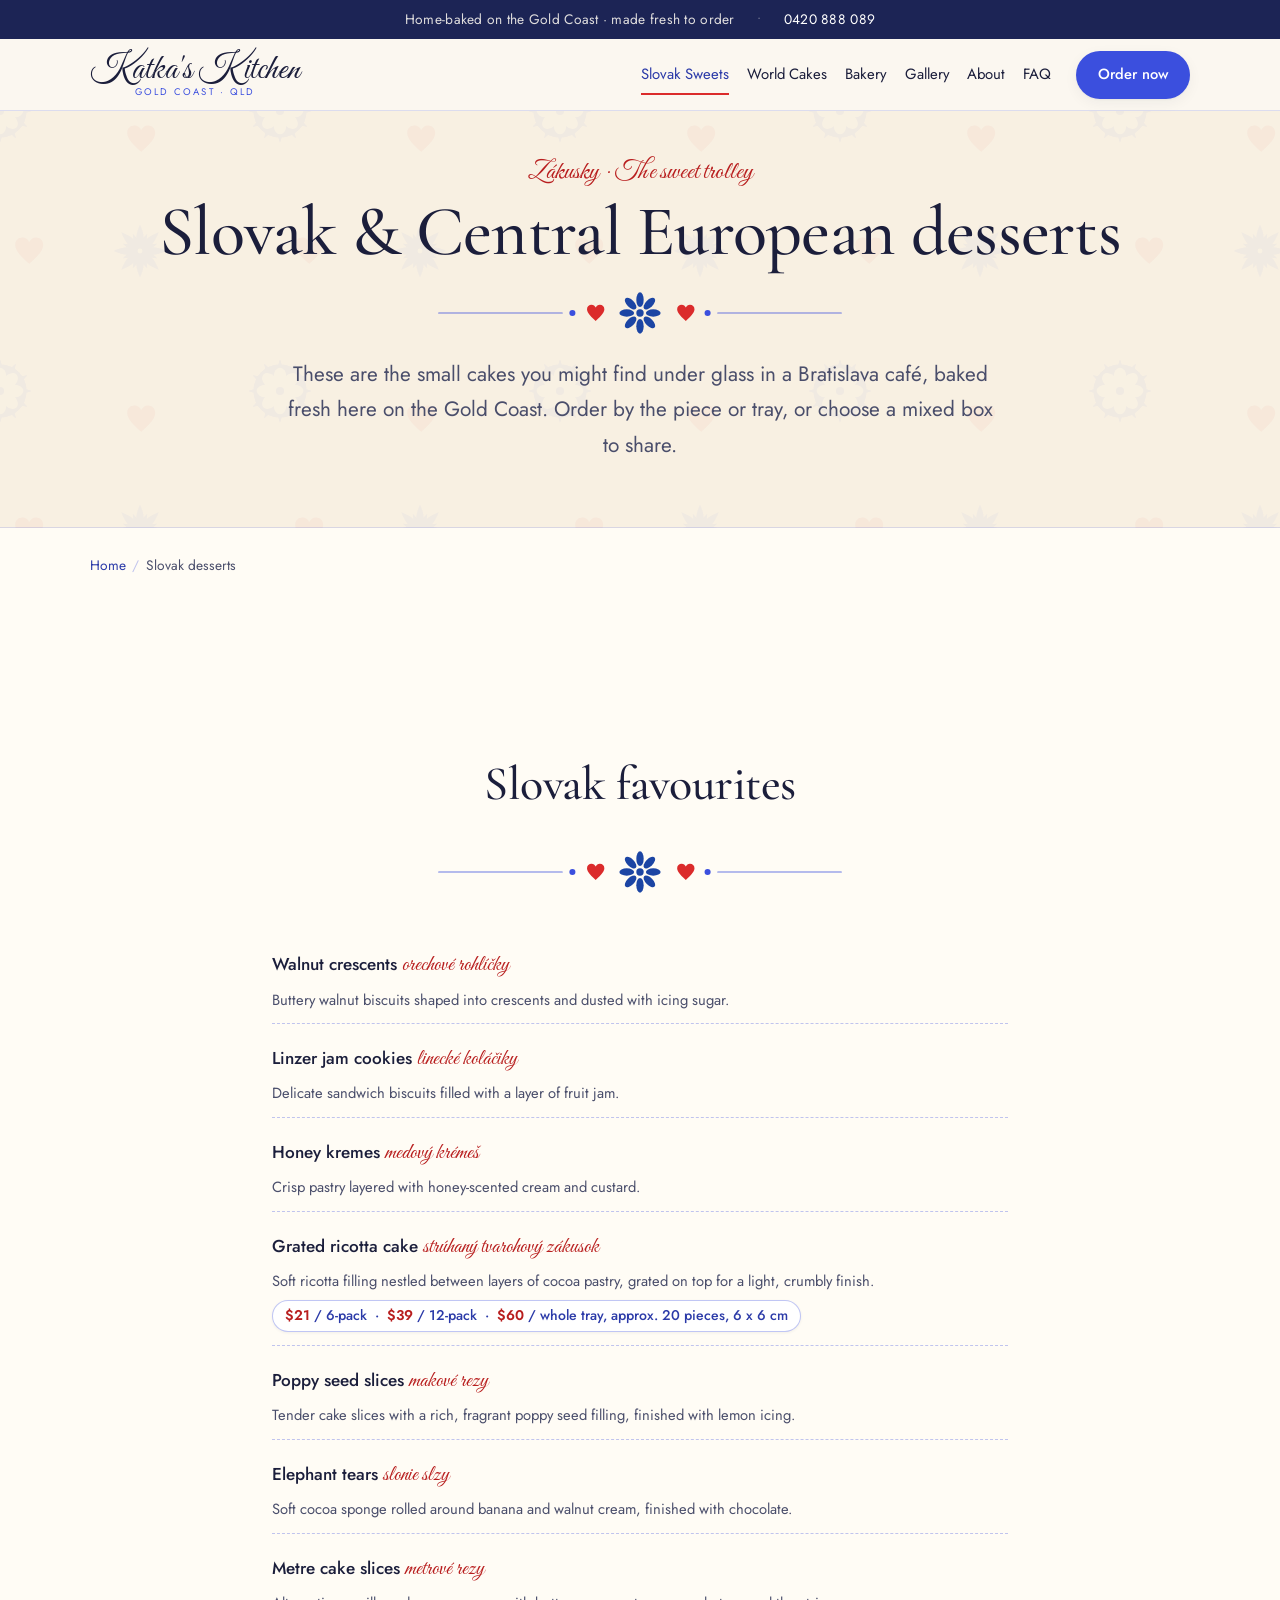
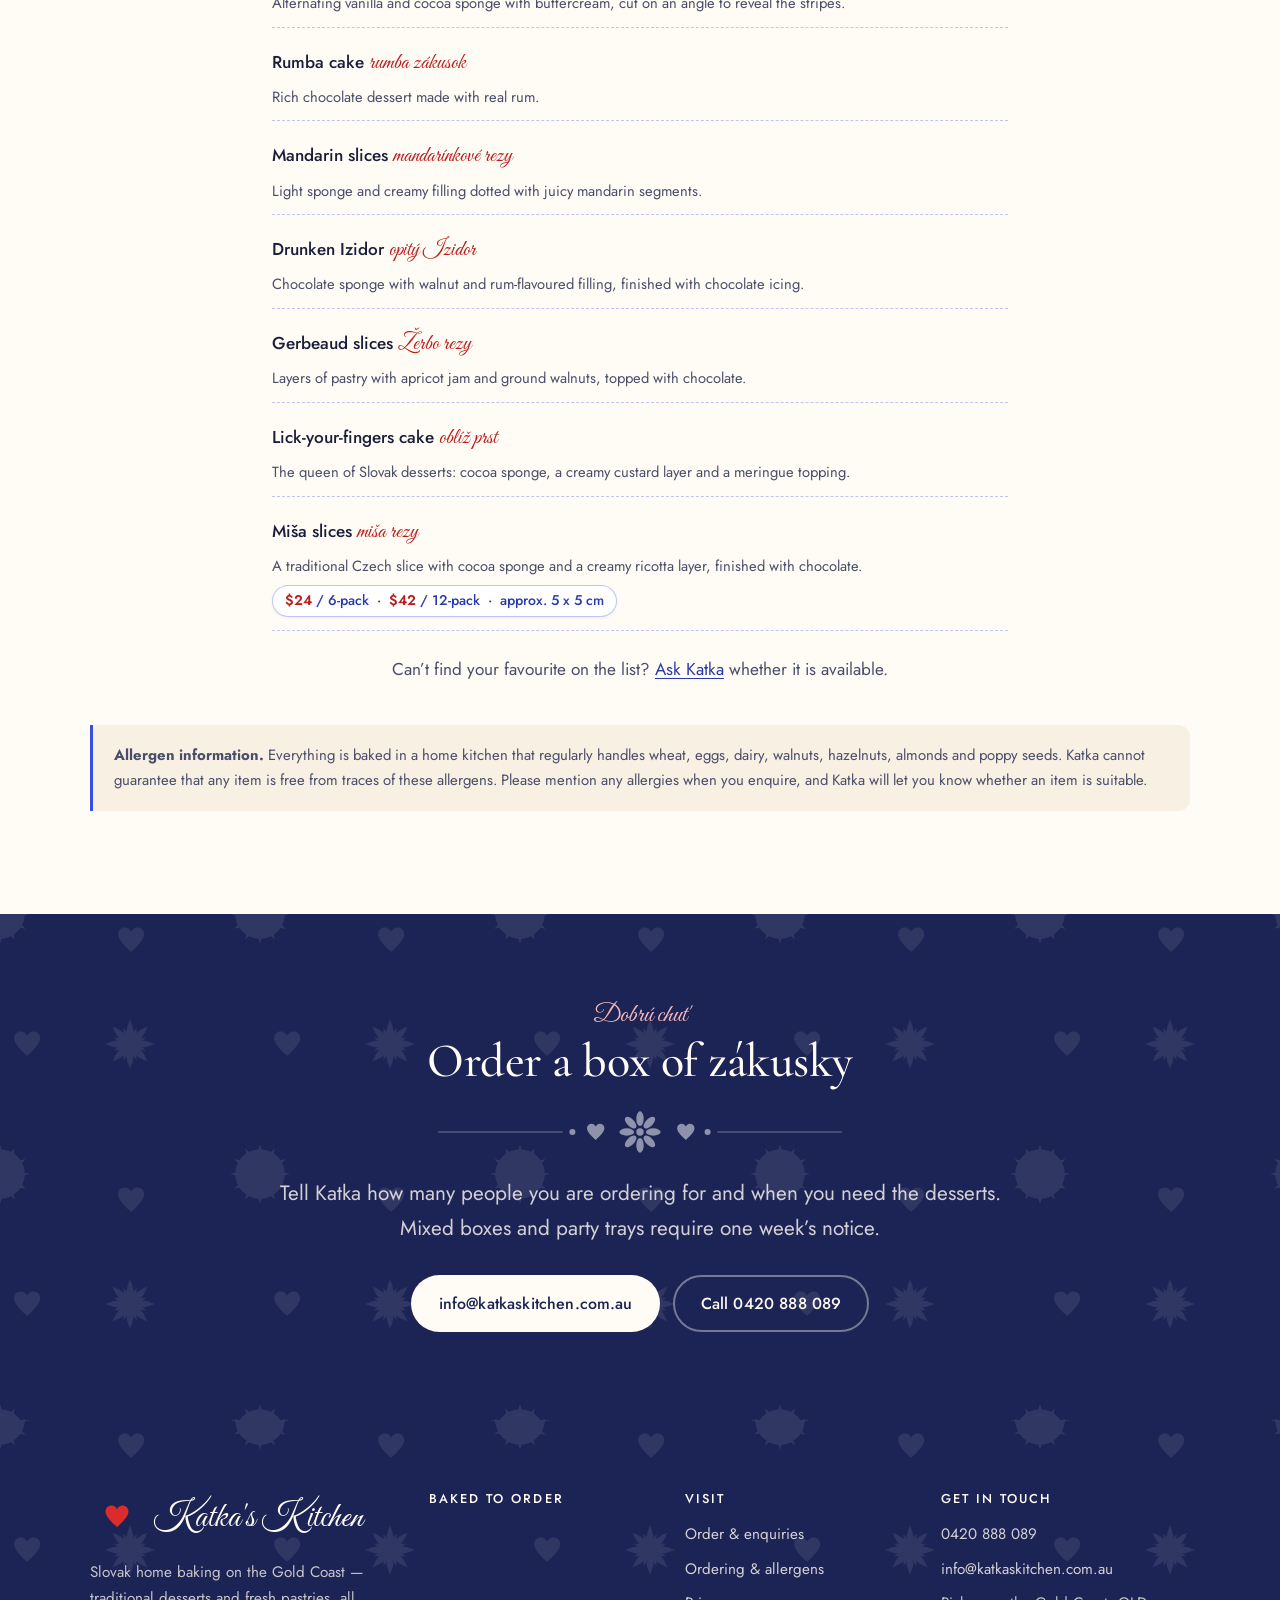
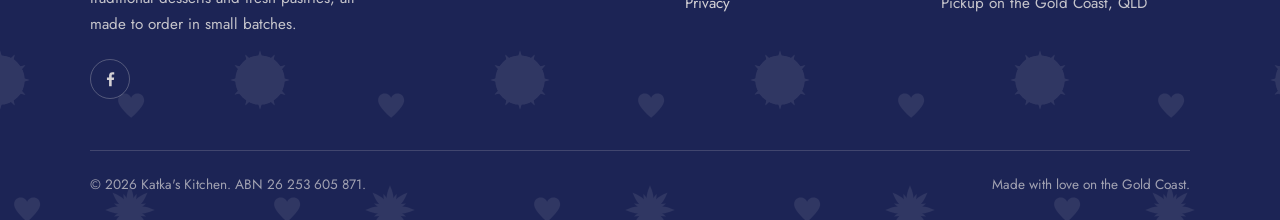
<file: slovak-desserts/index.html>
﻿<!doctype html>
<html lang="en-AU">
<head>
  <meta charset="utf-8">
  <meta name="viewport" content="width=device-width, initial-scale=1">
  <title>Slovak Desserts Gold Coast | Medovník, Krémeš, Punch Slices</title>
  <meta name="description" content="Traditional Slovak desserts baked to order on the Gold Coast: medovník honey cake, punch slices, laskonky, krémeš and walnut crescents. Mixed boxes too.">
  <link rel="canonical" href="https://katkaskitchen.com.au/slovak-desserts/">
  <meta name="robots" content="index, follow, max-image-preview:large, max-snippet:-1">
  <meta name="theme-color" content="#3B4FDE">

  <meta property="og:type" content="website">
  <meta property="og:site_name" content="Katka's Kitchen">
  <meta property="og:locale" content="en_AU">
  <meta property="og:title" content="Slovak Desserts Gold Coast | Medovník, Krémeš, Punch Slices">
  <meta property="og:description" content="Traditional Slovak desserts baked to order on the Gold Coast: medovník honey cake, punch slices, laskonky, krémeš and walnut crescents. Mixed boxes too.">
  <meta property="og:url" content="https://katkaskitchen.com.au/slovak-desserts/">
  <meta property="og:image" content="https://katkaskitchen.com.au/assets/img/og-image-folk-heart.png">
  <meta property="og:image:width" content="1200">
  <meta property="og:image:height" content="630">
  <meta property="og:image:alt" content="Katka's Kitchen folk-heart logo">
  <meta name="twitter:card" content="summary_large_image">

  <link rel="icon" href="/assets/img/favicon.svg" type="image/svg+xml">
  <link rel="apple-touch-icon" href="/assets/img/apple-touch-icon.png">
  <link rel="manifest" href="/site.webmanifest">

  <link rel="preconnect" href="https://fonts.googleapis.com">
  <link rel="preconnect" href="https://fonts.gstatic.com" crossorigin>
  <link rel="stylesheet" href="https://fonts.googleapis.com/css2?family=Cormorant+Garamond:ital,wght@0,300;0,400;0,500;0,600;1,400&amp;family=Great+Vibes&amp;family=Jost:wght@300;400;500;600&amp;display=swap">
  <link rel="stylesheet" href="/assets/css/site.css">
  <script type="application/ld+json">{"@context":"https://schema.org","@type":"BreadcrumbList","itemListElement":[{"@type":"ListItem","position":1,"name":"Home","item":"https://katkaskitchen.com.au/"},{"@type":"ListItem","position":2,"name":"Slovak desserts","item":"https://katkaskitchen.com.au/slovak-desserts/"}]}</script>
</head>
<body>
  <a class="skip-link" href="#main">Skip to content</a>
  <div class="topbar">
    <div class="wrap">
      <span>Home-baked on the Gold Coast &middot; made fresh to order</span>
      <span class="dot" aria-hidden="true">&bull;</span>
      <a href="tel:+61420888089">0420 888 089</a>
    </div>
  </div>

  <header class="site-header">
    <div class="wrap">
      <a class="brand" href="/">
        <span class="brand-name">Katka's Kitchen<span class="brand-sub">Gold Coast &middot; QLD</span></span>
      </a>

      <button class="nav-toggle" type="button" aria-expanded="false" aria-controls="primary-nav" aria-label="Menu">
        <svg class="icon-open" viewBox="0 0 24 24" fill="none" stroke="currentColor" stroke-width="2" aria-hidden="true"><path d="M3 6h18M3 12h18M3 18h18"/></svg>
        <svg class="icon-close" viewBox="0 0 24 24" fill="none" stroke="currentColor" stroke-width="2" aria-hidden="true"><path d="M6 6l12 12M18 6L6 18"/></svg>
      </button>

      <nav class="nav" id="primary-nav" aria-label="Primary">
      <a href="/slovak-desserts/" aria-current="page">Slovak Sweets</a>
      <a href="/cakes-from-around-the-world/">World Cakes</a>
      <a href="/pastries-and-bread/">Bakery</a>
      <a href="/gallery/">Gallery</a>
      <a href="/about/">About</a>
      <a href="/faq/">FAQ</a>
        <a class="btn btn--primary" href="/contact/">Order now</a>
      </nav>
    </div>
    <div class="nav-backdrop"></div>
  </header>

  <main id="main">
    <section class="page-head">
      <div class="wrap">
        <p class="eyebrow">Zákusky &middot; The sweet trolley</p>
        <h1>Slovak &amp; Central European desserts</h1>
        <div class="folk-rule folk-rule--tight" role="presentation"></div>
        <p class="lead">These are the small cakes you might find under glass in a Bratislava café, baked fresh here on the Gold Coast. Order by the piece or tray, or choose a mixed box to share.</p>
      </div>
    </section>
    <div class="wrap breadcrumb">
      <nav aria-label="Breadcrumb"><ol><li><a href="/">Home</a></li><li>Slovak desserts</li></ol></nav>
    </div>
    <section class="section">
      <div class="wrap">
        <div style="max-width:46rem;margin:clamp(3rem,7vw,5rem) auto 0">
          <h2 class="center">Slovak favourites</h2>
          <div class="folk-rule" role="presentation"></div>
      <ul class="menu-list menu-list--descriptions">
        <li>
          <div>
            <span class="m-name">Walnut crescents</span> <span class="m-native">orechové rohlíčky</span>
            <span class="m-description">Buttery walnut biscuits shaped into crescents and dusted with icing sugar.</span>
          </div>
        </li>
        <li>
          <div>
            <span class="m-name">Linzer jam cookies</span> <span class="m-native">linecké koláčiky</span>
            <span class="m-description">Delicate sandwich biscuits filled with a layer of fruit jam.</span>
          </div>
        </li>
        <li>
          <div>
            <span class="m-name">Honey kremes</span> <span class="m-native">medový krémeš</span>
            <span class="m-description">Crisp pastry layered with honey-scented cream and custard.</span>
          </div>
        </li>
        <li>
          <div>
            <span class="m-name">Grated ricotta cake</span> <span class="m-native">strúhaný tvarohový zákusok</span>
            <span class="m-description">Soft ricotta filling nestled between layers of cocoa pastry, grated on top for a light, crumbly finish.</span>
            <div class="m-price-tag">
              <span><strong>$21</strong> / 6-pack</span>
              <span>&middot;</span>
              <span><strong>$39</strong> / 12-pack</span>
              <span>&middot;</span>
              <span><strong>$60</strong> / whole tray, approx. 20 pieces, 6 x 6 cm</span>
            </div>
          </div>
        </li>
        <li>
          <div>
            <span class="m-name">Poppy seed slices</span> <span class="m-native">makové rezy</span>
            <span class="m-description">Tender cake slices with a rich, fragrant poppy seed filling, finished with lemon icing.</span>
          </div>
        </li>
        <li>
          <div>
            <span class="m-name">Elephant tears</span> <span class="m-native">slonie slzy</span>
            <span class="m-description">Soft cocoa sponge rolled around banana and walnut cream, finished with chocolate.</span>
          </div>
        </li>
        <li>
          <div>
            <span class="m-name">Metre cake slices</span> <span class="m-native">metrové rezy</span>
            <span class="m-description">Alternating vanilla and cocoa sponge with buttercream, cut on an angle to reveal the stripes.</span>
          </div>
        </li>
        <li>
          <div>
            <span class="m-name">Rumba cake</span> <span class="m-native">rumba zákusok</span>
            <span class="m-description">Rich chocolate dessert made with real rum.</span>
          </div>
        </li>
        <li>
          <div>
            <span class="m-name">Mandarin slices</span> <span class="m-native">mandarínkové rezy</span>
            <span class="m-description">Light sponge and creamy filling dotted with juicy mandarin segments.</span>
          </div>
        </li>
        <li>
          <div>
            <span class="m-name">Drunken Izidor</span> <span class="m-native">opitý Izidor</span>
            <span class="m-description">Chocolate sponge with walnut and rum-flavoured filling, finished with chocolate icing.</span>
          </div>
        </li>
        <li>
          <div>
            <span class="m-name">Gerbeaud slices</span> <span class="m-native">Žerbo rezy</span>
            <span class="m-description">Layers of pastry with apricot jam and ground walnuts, topped with chocolate.</span>
          </div>
        </li>
        <li>
          <div>
            <span class="m-name">Lick-your-fingers cake</span> <span class="m-native">oblíž prst</span>
            <span class="m-description">The queen of Slovak desserts: cocoa sponge, a creamy custard layer and a meringue topping.</span>
          </div>
        </li>
        <li>
          <div>
            <span class="m-name">Miša slices</span> <span class="m-native">miša rezy</span>
            <span class="m-description">A traditional Czech slice with cocoa sponge and a creamy ricotta layer, finished with chocolate.</span>
            <div class="m-price-tag">
              <span><strong>$24</strong> / 6-pack</span>
              <span>&middot;</span>
              <span><strong>$42</strong> / 12-pack</span>
              <span>&middot;</span>
              <span>approx. 5 x 5 cm</span>
            </div>
          </div>
        </li>
      </ul>
          <p class="center" style="margin-top:1.5rem">Can&rsquo;t find your favourite on the list?
            <a href="mailto:info@katkaskitchen.com.au">Ask Katka</a> whether it is available.</p>
        </div>

        <div class="allergen" style="margin-top:2.6rem">
          <strong>Allergen information.</strong> Everything is baked in a home kitchen that regularly
          handles wheat, eggs, dairy, walnuts, hazelnuts, almonds and poppy seeds. Katka cannot
          guarantee that any item is free from traces of these allergens. Please mention any
          allergies when you enquire, and Katka will let you know whether an item is suitable.
        </div>
      </div>
    </section>
    <section class="cta-band">
      <div class="wrap">
        <p class="eyebrow">Dobrú chuť</p>
        <h2>Order a box of zákusky</h2>
        <div class="folk-rule folk-rule--tight" role="presentation"></div>
        <p class="lead measure" style="margin-inline:auto">Tell Katka how many people you are ordering for and when you need the desserts. Mixed boxes and party trays require one week&rsquo;s notice.</p>
        <div class="btn-row" style="justify-content:center">
          <a class="btn btn--light" href="mailto:info@katkaskitchen.com.au">info@katkaskitchen.com.au</a>
          <a class="btn btn--ghost" href="tel:+61420888089" style="border-color:rgba(251,247,240,.4);color:#FBF7F0">Call 0420 888 089</a>
        </div>
      </div>
    </section>
  </main>

  <footer class="site-footer">
    <div class="wrap">
      <div class="footer-grid">
        <div>
          <a class="footer-brand" href="/">
            <img src="/assets/img/logo-badge.svg" width="46" height="46" alt="">
            <span class="brand-name">Katka's Kitchen</span>
          </a>
          <p>Slovak home baking on the Gold Coast &mdash; traditional
             desserts and fresh pastries, all made to order in small batches.</p>
          <div class="social" style="margin-top:1.3rem">
            <a href="https://www.facebook.com/katkaskitchen.au" rel="me noopener" target="_blank" aria-label="Katka's Kitchen on Facebook"><svg viewBox="0 0 24 24" aria-hidden="true"><path d="M13.5 21.9v-8.1h2.7l.4-3.2h-3.1V8.6c0-.9.3-1.6 1.6-1.6h1.6V4.1c-.3 0-1.3-.1-2.4-.1-2.4 0-4.1 1.5-4.1 4.2v2.4H7.5v3.2h2.7v8.1h3.3Z"/></svg></a>
          </div>
        </div>
        <div>
          <h4>Baked to order</h4>
        </div>
        <div>
          <h4>Visit</h4>
          <ul>
            <li><a href="/contact/">Order &amp; enquiries</a></li>
            <li><a href="/faq/">Ordering &amp; allergens</a></li>
            <li><a href="/privacy/">Privacy</a></li>
          </ul>
        </div>
        <div>
          <h4>Get in touch</h4>
          <ul>
            <li><a href="tel:+61420888089">0420 888 089</a></li>
            <li><a href="mailto:info@katkaskitchen.com.au">info@katkaskitchen.com.au</a></li>
            <li>Pickup on the Gold Coast, QLD</li>
          </ul>
        </div>
      </div>
      <div class="footer-bottom">
        <span>&copy; <span data-year>2026</span> Katka's Kitchen. ABN 26 253 605 871.</span>
        <span>Made with love on the Gold Coast.</span>
      </div>
    </div>
  </footer>

  <script src="/assets/js/site.js" defer></script>
</body>
</html>
</file>
<file: assets/css/site.css>
/* ==========================================================================
   Katka's Kitchen — folk-art bakery, Gold Coast
   Palette and motifs derived from the brand logo (Slovak folk embroidery).
   No build step, no dependencies. Edit freely.
   ========================================================================== */

/* --- tokens --------------------------------------------------------------- */
:root {
  --blue: #3B4FDE;          /* cobalt from the logo */
  --blue-dark: #2B3AA8;
  --blue-deep: #1C2455;     /* footer / deep grounds */
  --red: #DB2B2B;           /* folk red — decorative + large text only */
  --red-deep: #B81E1E;      /* accessible red for small text */
  --cream: #FFFCF5;         /* brighter warm paper */
  --sand: #F8F0E2;          /* sunny alternating sections */
  --sand-deep: #E7DAC4;
  --ink: #1B1E3B;
  --muted: #4A4E6B;
  --line: rgba(59, 79, 222, .16);
  --line-strong: rgba(59, 79, 222, .32);

  --font-display: "Cormorant Garamond", Georgia, "Times New Roman", serif;
  --font-body: "Jost", ui-sans-serif, -apple-system, "Segoe UI", Roboto, Helvetica, sans-serif;
  --font-script: "Great Vibes", "Snell Roundhand", cursive;

  --shadow-s: 0 1px 2px rgba(27, 30, 59, .05), 0 4px 14px rgba(27, 30, 59, .05);
  --shadow-m: 0 10px 30px rgba(28, 36, 85, .10);
  --shadow-l: 0 22px 54px rgba(28, 36, 85, .16);

  --arch: 46% 46% 14px 14px / 30% 30% 14px 14px;
  --max: 1180px;
  --gut: clamp(1.15rem, 4vw, 2.5rem);
  --pad-section: clamp(3.5rem, 8vw, 7rem);
}

/* --- reset ---------------------------------------------------------------- */
*, *::before, *::after { box-sizing: border-box; }
* { margin: 0; }
html { -webkit-text-size-adjust: 100%; scroll-behavior: smooth; overflow-x: hidden; overflow-x: clip; }
body {
  font-family: var(--font-body);
  font-size: clamp(1rem, .96rem + .2vw, 1.075rem);
  line-height: 1.7;
  color: var(--muted);
  background: var(--cream);
  -webkit-font-smoothing: antialiased;
  overflow-x: hidden;
  overflow-x: clip;
}
img, svg { display: block; max-width: 100%; height: auto; }
a { color: var(--blue-dark); text-decoration-thickness: 1px; text-underline-offset: .18em; }
a:hover { color: var(--red-deep); }
button, input, select, textarea { font: inherit; color: inherit; }
:focus-visible { outline: 3px solid var(--blue); outline-offset: 3px; border-radius: 3px; }
ul, ol { padding-left: 1.15rem; }

/* --- typography ----------------------------------------------------------- */
h1, h2, h3, h4 {
  font-family: var(--font-display);
  color: var(--ink);
  font-weight: 600;
  line-height: 1.08;
  letter-spacing: -.01em;
  text-wrap: balance;
}
h1 { font-size: clamp(2.4rem, 1.5rem + 4.2vw, 4.4rem); font-weight: 500; }
h2 { font-size: clamp(1.9rem, 1.3rem + 2.4vw, 3rem); font-weight: 500; }
h3 { font-size: clamp(1.3rem, 1.1rem + .8vw, 1.65rem); }
h4 { font-size: 1.12rem; font-family: var(--font-body); font-weight: 600; letter-spacing: 0; }
p { text-wrap: pretty; }

.eyebrow {
  font-family: var(--font-script);
  font-size: clamp(1.3rem, 1.15rem + .6vw, 1.7rem);
  color: var(--red-deep);
  line-height: 1;
  margin-bottom: .55rem;
}
.lead { font-size: clamp(1.08rem, 1rem + .4vw, 1.3rem); color: var(--muted); }
.sr-only {
  position: absolute; width: 1px; height: 1px; padding: 0;
  overflow: hidden; clip-path: inset(50%); white-space: nowrap;
}
.skip-link {
  position: absolute; left: 50%; top: -100px; transform: translateX(-50%);
  z-index: 200; background: var(--blue); color: #fff; padding: .7rem 1.2rem;
  border-radius: 0 0 10px 10px; text-decoration: none;
}
.skip-link:focus { top: 0; color: #fff; }

/* --- layout --------------------------------------------------------------- */
.wrap { width: 100%; max-width: var(--max); margin-inline: auto; padding-inline: var(--gut); }
.section { padding-block: var(--pad-section); position: relative; }
.section--sand { background: var(--sand); }
.section--paper {
  background: var(--cream) url("../img/pattern-folk.svg") repeat;
  background-size: 280px 280px;
}
.center { text-align: center; }
.center .eyebrow, .center h2 { margin-inline: auto; }
.measure { max-width: 62ch; }
.center .measure, .center.measure { margin-inline: auto; }
.stack > * + * { margin-top: 1.1rem; }

.grid { display: grid; gap: clamp(1.4rem, 3vw, 2.4rem); }
.grid--2 { grid-template-columns: repeat(auto-fit, minmax(min(100%, 22rem), 1fr)); }
.grid--3 { grid-template-columns: repeat(auto-fit, minmax(min(100%, 17rem), 1fr)); }
.grid--4 { grid-template-columns: repeat(auto-fit, minmax(min(100%, 13rem), 1fr)); }

/* --- folk divider --------------------------------------------------------- */
.folk-rule {
  width: min(420px, 72%); height: 52px; margin: clamp(1.4rem, 3vw, 2.2rem) auto;
  background: url("../img/divider.svg") center/contain no-repeat;
}
.folk-rule--tight { margin-block: 1.1rem; }

/* --- buttons -------------------------------------------------------------- */
.btn {
  display: inline-flex; align-items: center; justify-content: center; gap: .5rem;
  font-weight: 500; font-size: 1rem; letter-spacing: .01em;
  padding: .82rem 1.6rem; border-radius: 999px; border: 2px solid transparent;
  text-decoration: none; cursor: pointer; transition: transform .18s ease, box-shadow .18s ease, background .18s ease;
}
.btn--primary { background: var(--blue); color: #fff; box-shadow: var(--shadow-s); }
.btn--primary:hover { background: var(--blue-dark); color: #fff; transform: translateY(-2px); box-shadow: var(--shadow-m); }
.btn--ghost { border-color: var(--line-strong); color: var(--blue-dark); background: transparent; }
.btn--ghost:hover { border-color: var(--blue); background: rgba(59, 79, 222, .06); color: var(--blue-dark); transform: translateY(-2px); }
.btn--light { background: var(--cream); color: var(--blue-deep); }
.btn--light:hover { background: #fff; color: var(--blue-deep); transform: translateY(-2px); }
.btn-row { display: flex; flex-wrap: wrap; gap: .8rem; margin-top: 1.8rem; }
.center .btn-row { justify-content: center; }

/* --- top bar -------------------------------------------------------------- */
.topbar {
  background: var(--blue-deep); color: rgba(251, 247, 240, .88);
  font-size: .86rem; letter-spacing: .02em;
}
.topbar .wrap {
  display: flex; flex-wrap: wrap; gap: .3rem 1.4rem;
  align-items: center; justify-content: center; padding-block: .5rem;
}
.topbar a { color: #fff; text-decoration: none; }
.topbar a:hover { color: #fff; text-decoration: underline; }
.topbar .dot { opacity: .45; }
@media (max-width: 34rem) { .topbar .dot { display: none; } }

/* --- header / nav --------------------------------------------------------- */
.site-header {
  position: sticky; top: 0; z-index: 60;
  background: rgba(251, 247, 240, .92);
  backdrop-filter: saturate(180%) blur(12px);
  border-bottom: 1px solid var(--line);
}
.site-header .wrap { display: flex; align-items: center; gap: 1rem; padding-block: .7rem; }

.brand { display: flex; align-items: center; gap: .6rem; text-decoration: none; margin-right: auto; }
.brand img { display: none; }
.brand-name {
  font-family: "Great Vibes", var(--font-script), cursive;
  font-size: clamp(1.8rem, 1.7rem + .7vw, 2.2rem);
  color: var(--ink); line-height: 1.05; white-space: nowrap;
}
.brand-sub {
  display: block; font-family: var(--font-body); font-size: .6rem;
  letter-spacing: .22em; text-transform: uppercase; color: var(--blue); margin-top: -.15rem;
  text-align: center;
}

.nav { display: flex; align-items: center; gap: clamp(.5rem, 1.4vw, 1.3rem); }
.nav a {
  font-size: .93rem; text-decoration: none;
  padding: .35rem 0; position: relative; white-space: nowrap;
}
/* colour only the plain links — a .btn in the nav keeps its own variant colours */
.nav a:not(.btn) { color: var(--ink); }
.nav a::after {
  content: ""; position: absolute; left: 0; right: 0; bottom: -.1rem; height: 2px;
  background: var(--red); transform: scaleX(0); transform-origin: left; transition: transform .2s ease;
}
.nav a:not(.btn):hover { color: var(--blue-dark); }
.nav a:hover::after, .nav a[aria-current="page"]::after { transform: scaleX(1); }
.nav a:not(.btn)[aria-current="page"] { color: var(--blue-dark); }
.nav .btn { margin-left: .4rem; padding: .6rem 1.25rem; font-size: .92rem; }
.nav .btn::after { display: none; }

.nav-backdrop { display: none; }

.nav-toggle {
  display: none; width: 44px; height: 44px; border: 1px solid var(--line-strong);
  border-radius: 12px; background: transparent; cursor: pointer; padding: 0;
  place-items: center; color: var(--blue-dark);
}
.nav-toggle svg { width: 22px; height: 22px; }
.nav-toggle .icon-close { display: none; }
.nav-toggle[aria-expanded="true"] .icon-open { display: none; }
.nav-toggle[aria-expanded="true"] .icon-close { display: block; }

@media (max-width: 62rem) {
  .site-header { backdrop-filter: none; }
  .nav-toggle { display: grid; }
  .nav {
    position: fixed; inset: 0 0 0 auto; width: min(21rem, 88vw);
    z-index: 56;
    flex-direction: column; align-items: stretch; justify-content: flex-start;
    gap: 0; padding: 5.5rem 1.8rem 2rem;
    background: var(--cream) url("../img/pattern-folk.svg") repeat;
    background-size: 200px 200px;
    box-shadow: var(--shadow-l);
    transform: translateX(100%); visibility: hidden;
    transition: transform .28s ease, visibility .28s ease; overflow-y: auto;
  }
  .nav[data-open="true"] { transform: translateX(0); visibility: visible; }
  .nav a { font-size: 1.1rem; padding: .85rem 0; border-bottom: 1px solid var(--line); }
  .nav a::after { display: none; }
  .nav .btn { margin: 1.2rem 0 0; padding: .8rem 1.4rem; font-size: 1rem; }
  .nav-backdrop {
    display: block; position: fixed; inset: 0; background: rgba(28, 36, 85, .45);
    opacity: 0; pointer-events: none; transition: opacity .28s ease; z-index: 55;
  }
  body[data-nav="open"] .nav-backdrop { opacity: 1; pointer-events: auto; }
  body[data-nav="open"] { overflow: hidden; }
}

/* --- hero ----------------------------------------------------------------- */
.hero {
  position: relative; overflow: hidden;
  background:
    radial-gradient(ellipse at 76% 42%, rgba(255, 218, 121, .34), transparent 48%),
    var(--cream) url("../img/pattern-folk.svg") repeat;
  background-size: auto, 300px 300px;
  padding-block: clamp(2.5rem, 6vw, 5rem) clamp(3rem, 7vw, 5.5rem);
}
.hero::after {
  content: ""; position: absolute; inset-inline: 0; bottom: 0; height: 1px; background: var(--line);
}
.hero .wrap {
  display: grid; gap: clamp(2rem, 5vw, 4rem);
  grid-template-columns: 1.05fr .95fr; align-items: center;
}
@media (max-width: 60rem) { .hero .wrap { grid-template-columns: 1fr; text-align: center; } }

.hero h1 { margin-bottom: 1rem; }
.hero h1 em { font-style: normal; color: var(--blue); }
.hero .lead { max-width: 34rem; }
@media (max-width: 60rem) { .hero .lead { margin-inline: auto; } .hero .btn-row { justify-content: center; } }

.hero-badges {
  display: flex; flex-wrap: wrap; gap: .5rem .6rem; margin-top: 2rem;
  font-size: .84rem; letter-spacing: .04em; text-transform: uppercase; color: var(--blue-dark);
}
@media (max-width: 60rem) { .hero-badges { justify-content: center; } }
.hero-badges li {
  list-style: none; background: rgba(255, 255, 255, .7); border: 1px solid var(--line);
  border-radius: 999px; padding: .34rem .9rem;
}

/* --- market announcement -------------------------------------------------- */
.market-announcement {
  padding-block: clamp(1.6rem, 3vw, 2.4rem);
  background: var(--sand);
  border-bottom: 1px solid var(--line);
  text-align: center;
}
.market-announcement .wrap { max-width: 58rem; }
.market-announcement .eyebrow { margin-bottom: .4rem; }
.market-announcement h2 { font-size: clamp(1.5rem, 1.2rem + 1.4vw, 2rem); }
.market-announcement p:last-child { margin-top: .55rem; }

.hero-art { position: relative; display: grid; place-items: center; }
.hero-art .arch {
  width: min(28rem, 100%); aspect-ratio: 1 / 1.08;
  display: grid; place-items: center; padding: clamp(1.2rem, 3vw, 2rem);
  position: relative;
}
img[src="/assets/img/logo-mark.png"] {
  filter: brightness(1.08) saturate(1.12);
  transition: filter .2s ease;
}
.hero-wreath { width: 100%; }
.hero-wordmark {
  position: absolute; left: 50%; top: 50%; transform: translate(-50%, -64%);
  font-family: var(--font-script); color: var(--ink); text-align: center;
  font-size: clamp(1.7rem, 1rem + 2.7vw, 2.5rem); line-height: .98; pointer-events: none;
  width: 62%;
}
.hero-wordmark span {
  display: block; font-family: var(--font-body); font-size: .54rem;
  letter-spacing: .26em; text-transform: uppercase; color: var(--blue); margin-top: .5rem;
}

/* --- cards ---------------------------------------------------------------- */
.card {
  position: relative; overflow: hidden;
  background: #fff; border: 1px solid var(--line); border-radius: 18px;
  padding: clamp(1.4rem, 3vw, 2rem);
  box-shadow: var(--shadow-s); transition: transform .2s ease, box-shadow .2s ease;
  display: flex; flex-direction: column;
}
.card::after {
  content: ""; position: absolute; right: -20px; top: -20px; width: 92px; height: 92px;
  background: url("../img/rosette.svg") center/contain no-repeat; opacity: .07; pointer-events: none;
}
.card:hover { transform: translateY(-4px); box-shadow: var(--shadow-m); }
.card h3 { margin-bottom: .5rem; }
.card p { font-size: .98rem; }
.card .card-link { margin-top: auto; padding-top: 1.1rem; font-weight: 500; text-decoration: none; }
.card .card-link::after { content: " \2192"; transition: margin .18s ease; }
.card .card-link:hover::after { margin-left: .25rem; }

/* --- product tile --------------------------------------------------------- */
.tile {
  display: flex; flex-direction: column; background: #fff;
  border: 1px solid var(--line); border-radius: var(--arch);
  overflow: hidden; box-shadow: var(--shadow-s);
  transition: transform .22s ease, box-shadow .22s ease;
}
.tile:hover { transform: translateY(-5px); box-shadow: var(--shadow-m); }
.tile-art {
  aspect-ratio: 4 / 3.4; display: grid; place-items: center;
  padding: clamp(1.2rem, 3vw, 1.9rem); position: relative;
}
.tile-art img { width: min(72%, 190px); transition: transform .5s cubic-bezier(.2, .8, .2, 1); }
.tile:hover .tile-art img { transform: rotate(7deg) scale(1.05); }
.tile-art--photo { aspect-ratio: auto; padding: 0; }
.tile-art--photo img { width: 100%; }
.tile:hover .tile-art--photo img { transform: none; }
.tile-art--a { background: var(--sand); }
.tile-art--b { background: #EFF0FE; }
.tile-art--c { background: #FBEEEC; }
.tile-art--d { background: #F1F4EC; }
.tile-body { padding: clamp(1.1rem, 2.5vw, 1.6rem); display: flex; flex-direction: column; gap: .45rem; flex: 1; }
.tile-body h3 { font-size: 1.35rem; }
.tile-body .native {
  font-family: var(--font-script); font-size: 1.15rem; color: var(--red-deep); line-height: 1;
}
.tile-body p { font-size: .95rem; }
.tile-price {
  margin-top: auto; padding-top: .9rem; border-top: 1px dashed var(--line-strong);
  font-weight: 500; color: var(--blue-dark); font-size: .95rem;
}

/* --- feature list --------------------------------------------------------- */
.feature { text-align: center; }
.feature img { width: 58px; margin: 0 auto .9rem; }
.feature h3 { font-size: 1.2rem; font-family: var(--font-body); font-weight: 600; margin-bottom: .35rem; }
.feature p { font-size: .95rem; }

/* --- split (text + art) --------------------------------------------------- */
.split { display: grid; gap: clamp(2rem, 5vw, 4rem); align-items: center; grid-template-columns: 1fr 1fr; }
@media (max-width: 58rem) { .split { grid-template-columns: 1fr; } }
.split--flip > :first-child { order: 2; }
@media (max-width: 58rem) { .split--flip > :first-child { order: 0; } }
.split-art {
  border-radius: var(--arch); background: var(--sand); border: 1px solid var(--line);
  display: grid; place-items: center; padding: clamp(1.8rem, 5vw, 3.4rem); aspect-ratio: 1 / 1;
  box-shadow: var(--shadow-s);
}

/* --- menu list (compact price list) -------------------------------------- */
.menu-list { list-style: none; padding: 0; display: grid; gap: .2rem; }
.menu-list li {
  display: flex; align-items: baseline; gap: .6rem;
  padding: .8rem 0; border-bottom: 1px dashed var(--line-strong);
}
.menu-list--descriptions li { display: block; }
.menu-list--descriptions .m-description {
  display: block; margin-top: .25rem; color: var(--muted); font-size: .92rem; line-height: 1.5;
}
.menu-list .m-name { font-weight: 500; color: var(--ink); }
.menu-list .m-native { font-family: var(--font-script); color: var(--red-deep); font-size: 1.4rem; }
.menu-list .m-dots { flex: 1; border-bottom: 1px dotted var(--line-strong); translate: 0 -.25rem; }
.menu-list .m-price { font-variant-numeric: tabular-nums; color: var(--blue-dark); font-weight: 500; }
.m-price-tag {
  display: inline-flex;
  align-items: center;
  gap: .5rem;
  margin-top: .45rem;
  padding: .2rem .75rem;
  background: #fff;
  border: 1px solid var(--line-strong);
  border-radius: 999px;
  font-size: .88rem;
  font-weight: 500;
  color: var(--blue-dark);
  box-shadow: 0 1px 3px rgba(27, 30, 59, .06);
}
.m-price-tag strong {
  color: var(--red-deep);
  font-weight: 600;
}

/* --- quotes --------------------------------------------------------------- */
.quote {
  background: #fff; border: 1px solid var(--line); border-radius: 18px;
  padding: clamp(1.5rem, 3vw, 2.1rem); position: relative;
}
.quote::before {
  content: "\201C"; font-family: var(--font-display); font-size: 4.5rem; color: var(--line-strong);
  position: absolute; top: .2rem; left: .8rem; line-height: 1;
}
.quote blockquote { font-family: var(--font-display); font-size: 1.24rem; line-height: 1.45; color: var(--ink); position: relative; }
.quote figcaption { margin-top: 1rem; font-size: .87rem; letter-spacing: .04em; text-transform: uppercase; color: var(--blue-dark); }

/* --- CTA band ------------------------------------------------------------- */
.cta-band {
  background: var(--blue-deep) url("../img/pattern-folk-light.svg") repeat;
  background-size: 260px 260px; color: var(--cream); text-align: center;
  padding-block: clamp(3rem, 7vw, 5.5rem);
}
.cta-band h2, .cta-band .eyebrow { color: var(--cream); }
.cta-band .eyebrow { color: #F6B8B8; }
.cta-band p { color: rgba(251, 247, 240, .82); }
.cta-band p a { color: var(--cream); }
.cta-band p a:hover { color: #fff; }
.cta-band p a[href^="tel:"] { white-space: nowrap; }
.cta-band .folk-rule { filter: brightness(0) invert(1); opacity: .5; }

/* --- FAQ ------------------------------------------------------------------ */
.faq { max-width: 52rem; margin-inline: auto; display: grid; gap: .7rem; }
.faq details {
  background: #fff; border: 1px solid var(--line); border-radius: 14px; padding: 0 1.3rem;
  transition: box-shadow .2s ease;
}
.faq details[open] { box-shadow: var(--shadow-s); border-color: var(--line-strong); }
.faq summary {
  font-family: var(--font-display); font-size: 1.22rem; color: var(--ink);
  padding: 1.1rem 2.2rem 1.1rem 0; cursor: pointer; list-style: none; position: relative;
}
.faq summary::-webkit-details-marker { display: none; }
.faq summary::after {
  content: ""; position: absolute; right: .1rem; top: 1.45rem; width: 11px; height: 11px;
  border-right: 2px solid var(--blue); border-bottom: 2px solid var(--blue);
  rotate: 45deg; transition: rotate .2s ease;
}
.faq details[open] summary::after { rotate: 225deg; }
.faq .faq-a { padding-bottom: 1.3rem; }
.faq .faq-a > * + * { margin-top: .8rem; }

/* --- contact detail cards ------------------------------------------------- */
.detail-list { list-style: none; padding: 0; display: grid; gap: 1.3rem; }
.detail-list li { display: grid; gap: .2rem; }
.detail-list .k { font-size: .8rem; letter-spacing: .12em; text-transform: uppercase; color: var(--blue); }
.detail-list .v { font-family: var(--font-display); font-size: 1.35rem; color: var(--ink); }
.detail-list .v a { text-decoration: none; }

/* --- gallery -------------------------------------------------------------- */
.gallery-grid { display: grid; gap: 1rem; grid-template-columns: repeat(auto-fill, minmax(min(100%, 15rem), 1fr)); }
.gallery-grid figure {
  border-radius: 16px; overflow: hidden; border: 1px solid var(--line);
  display: grid; place-items: center; aspect-ratio: 1; padding: 1.6rem; position: relative;
}
.gallery-grid figure:nth-child(4n+1) { background: var(--sand); }
.gallery-grid figure:nth-child(4n+2) { background: #EFF0FE; }
.gallery-grid figure:nth-child(4n+3) { background: #FBEEEC; }
.gallery-grid figure:nth-child(4n)   { background: #F1F4EC; }
.gallery-grid figure.tall { grid-row: span 2; aspect-ratio: 1 / 2.08; }
.gallery-grid img { width: min(62%, 150px); }
.gallery-grid figcaption {
  position: absolute; inset-inline: 0; bottom: 0; padding: .7rem .9rem;
  background: linear-gradient(transparent, rgba(255, 255, 255, .92) 55%);
  font-size: .88rem; color: var(--ink); text-align: center; font-weight: 500;
}

/* --- breadcrumb ----------------------------------------------------------- */
.breadcrumb { font-size: .86rem; padding-top: 1.6rem; color: var(--muted); }
.breadcrumb ol { list-style: none; padding: 0; display: flex; flex-wrap: wrap; gap: .4rem; }
.breadcrumb li + li::before { content: "/"; margin-right: .4rem; color: var(--line-strong); }
.breadcrumb a { text-decoration: none; }

/* --- page header ---------------------------------------------------------- */
.page-head {
  background: var(--sand) url("../img/pattern-folk.svg") repeat; background-size: 280px 280px;
  padding-block: clamp(2rem, 4vw, 3rem) clamp(2.5rem, 6vw, 4rem);
  border-bottom: 1px solid var(--line); text-align: center;
}
.page-head .lead { max-width: 46rem; margin-inline: auto; }

/* --- draft note (mock content marker — delete before launch) -------------- */
.draft-note {
  max-width: 52rem; margin: 0 auto 2.2rem; padding: .85rem 1.1rem;
  border: 1px dashed var(--red); border-radius: 11px; background: #FDF2F1;
  color: var(--red-deep); font-size: .88rem; text-align: center;
}
.draft-note strong { font-weight: 600; }

/* --- footer --------------------------------------------------------------- */
.site-footer {
  background: var(--blue-deep) url("../img/pattern-folk-light.svg") repeat; background-size: 260px 260px;
  color: rgba(251, 247, 240, .76); padding-block: clamp(3rem, 6vw, 4.5rem) 1.5rem;
  font-size: .95rem;
}
.site-footer h4 {
  color: var(--cream); font-size: .8rem; letter-spacing: .16em; text-transform: uppercase;
  margin-bottom: 1rem; font-weight: 500;
}
.site-footer a { color: rgba(251, 247, 240, .82); text-decoration: none; }
.site-footer a:hover { color: #fff; text-decoration: underline; }
.footer-grid { display: grid; gap: clamp(2rem, 4vw, 3rem); grid-template-columns: 1.4fr 1fr 1fr 1.2fr; }
@media (max-width: 60rem) { .footer-grid { grid-template-columns: 1fr 1fr; } }
@media (max-width: 34rem) { .footer-grid { grid-template-columns: 1fr; } }
.footer-grid ul { list-style: none; padding: 0; display: grid; gap: .55rem; }
.footer-brand { display: flex; align-items: center; gap: .7rem; margin-bottom: 1rem; text-decoration: none; }
.footer-brand img { width: 52px; }
.footer-brand .brand-name { color: var(--cream); font-family: var(--font-script); }
.footer-brand--home .brand-name { font-family: "Great Vibes", var(--font-script), cursive; }
.footer-bottom {
  margin-top: clamp(2.2rem, 5vw, 3.2rem); padding-top: 1.4rem;
  border-top: 1px solid rgba(251, 247, 240, .16);
  display: flex; flex-wrap: wrap; gap: .5rem 1.4rem; justify-content: space-between;
  font-size: .85rem; color: rgba(251, 247, 240, .6);
}
.social { display: flex; gap: .6rem; }
.social a {
  width: 40px; height: 40px; border-radius: 50%; border: 1px solid rgba(251, 247, 240, .25);
  display: grid; place-items: center; transition: background .18s ease, border-color .18s ease;
}
.social a:hover { background: rgba(251, 247, 240, .12); border-color: rgba(251, 247, 240, .5); }
.social svg { width: 19px; height: 19px; fill: currentColor; }

/* --- misc ----------------------------------------------------------------- */
.badge-note {
  display: inline-block; font-size: .82rem; letter-spacing: .05em; text-transform: uppercase;
  color: var(--blue-dark); background: rgba(59, 79, 222, .08); border-radius: 999px; padding: .3rem .85rem;
}
.allergen {
  background: var(--sand); border-left: 3px solid var(--blue); border-radius: 0 12px 12px 0;
  padding: 1.1rem 1.3rem; font-size: .93rem;
}

@media (prefers-reduced-motion: reduce) {
  html { scroll-behavior: auto; }
  *, *::before, *::after { transition-duration: .01ms !important; animation-duration: .01ms !important; }
  .card:hover, .tile:hover, .btn:hover { transform: none; }
}

@media print {
  .topbar, .site-header, .cta-band, .site-footer, .btn-row, .nav-backdrop { display: none !important; }
  body { background: #fff; color: #000; }
  .section { padding-block: 1.2rem; }
}
</file>
